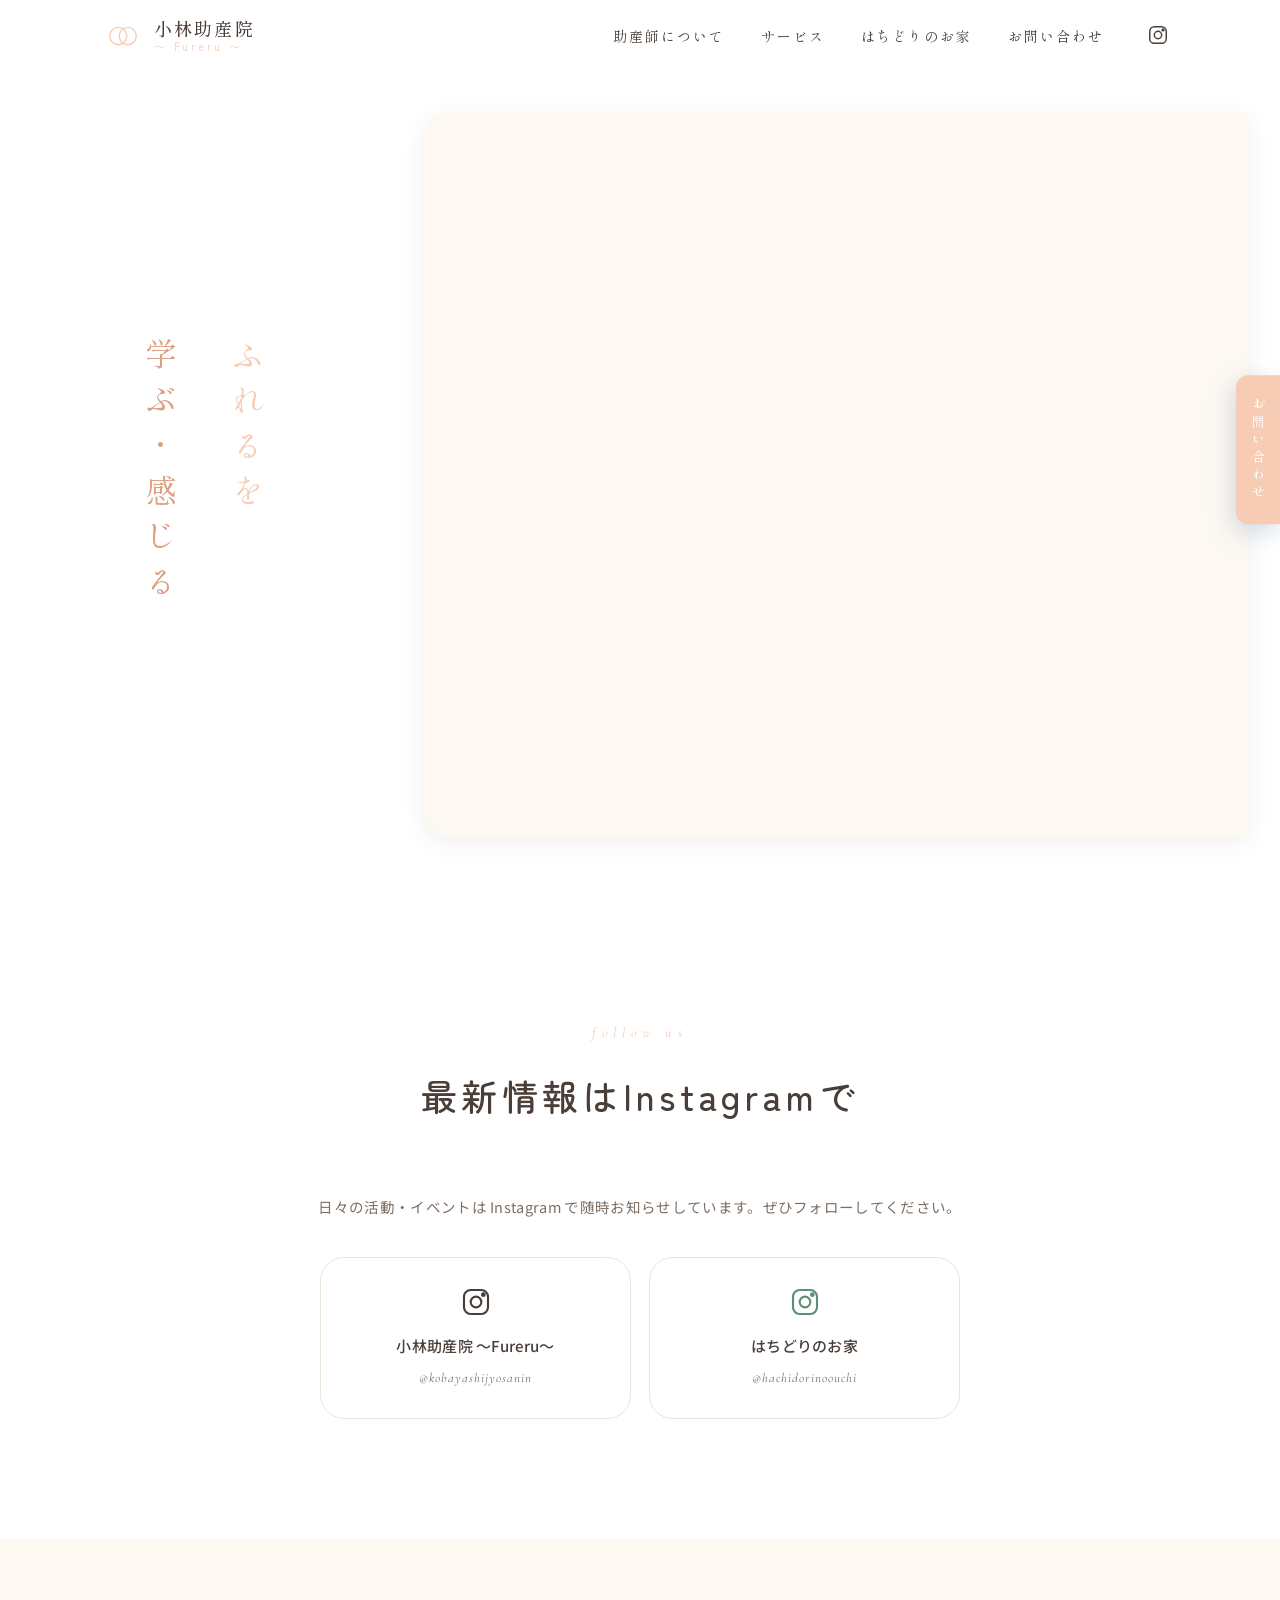
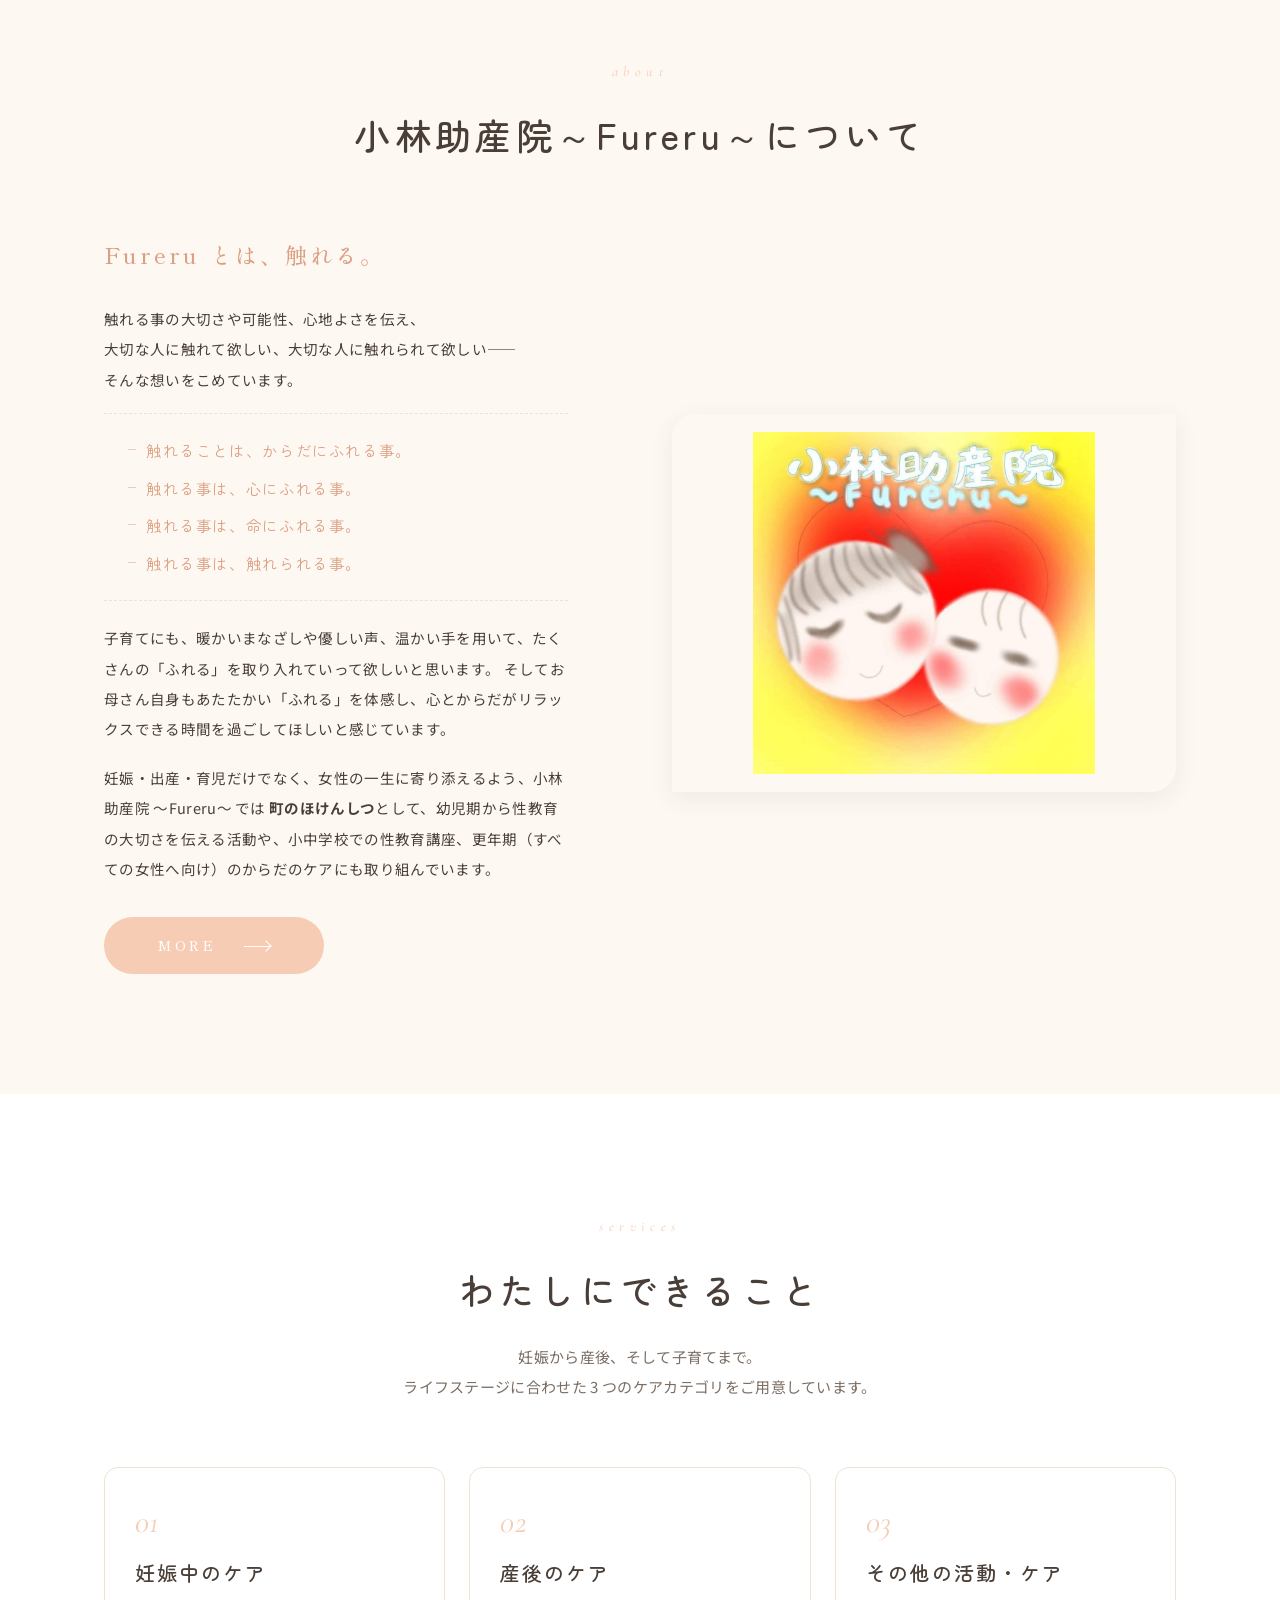
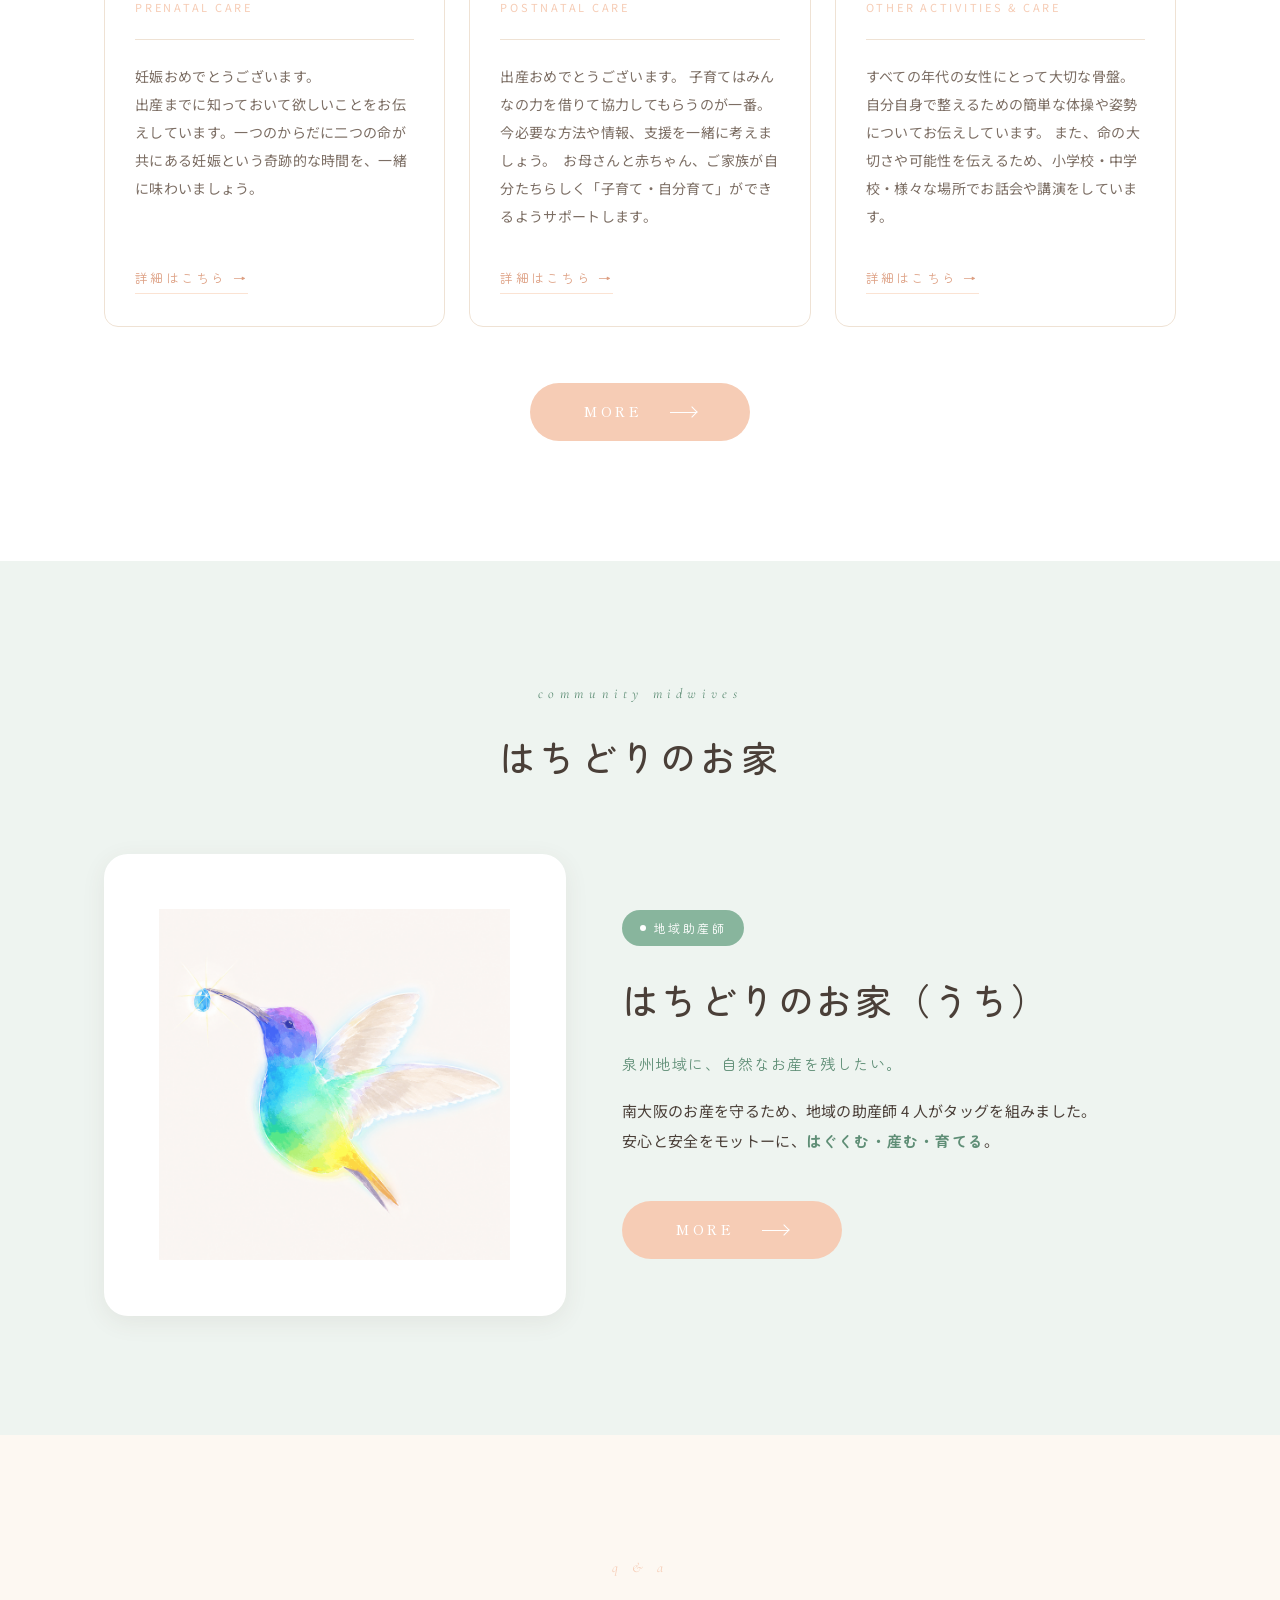
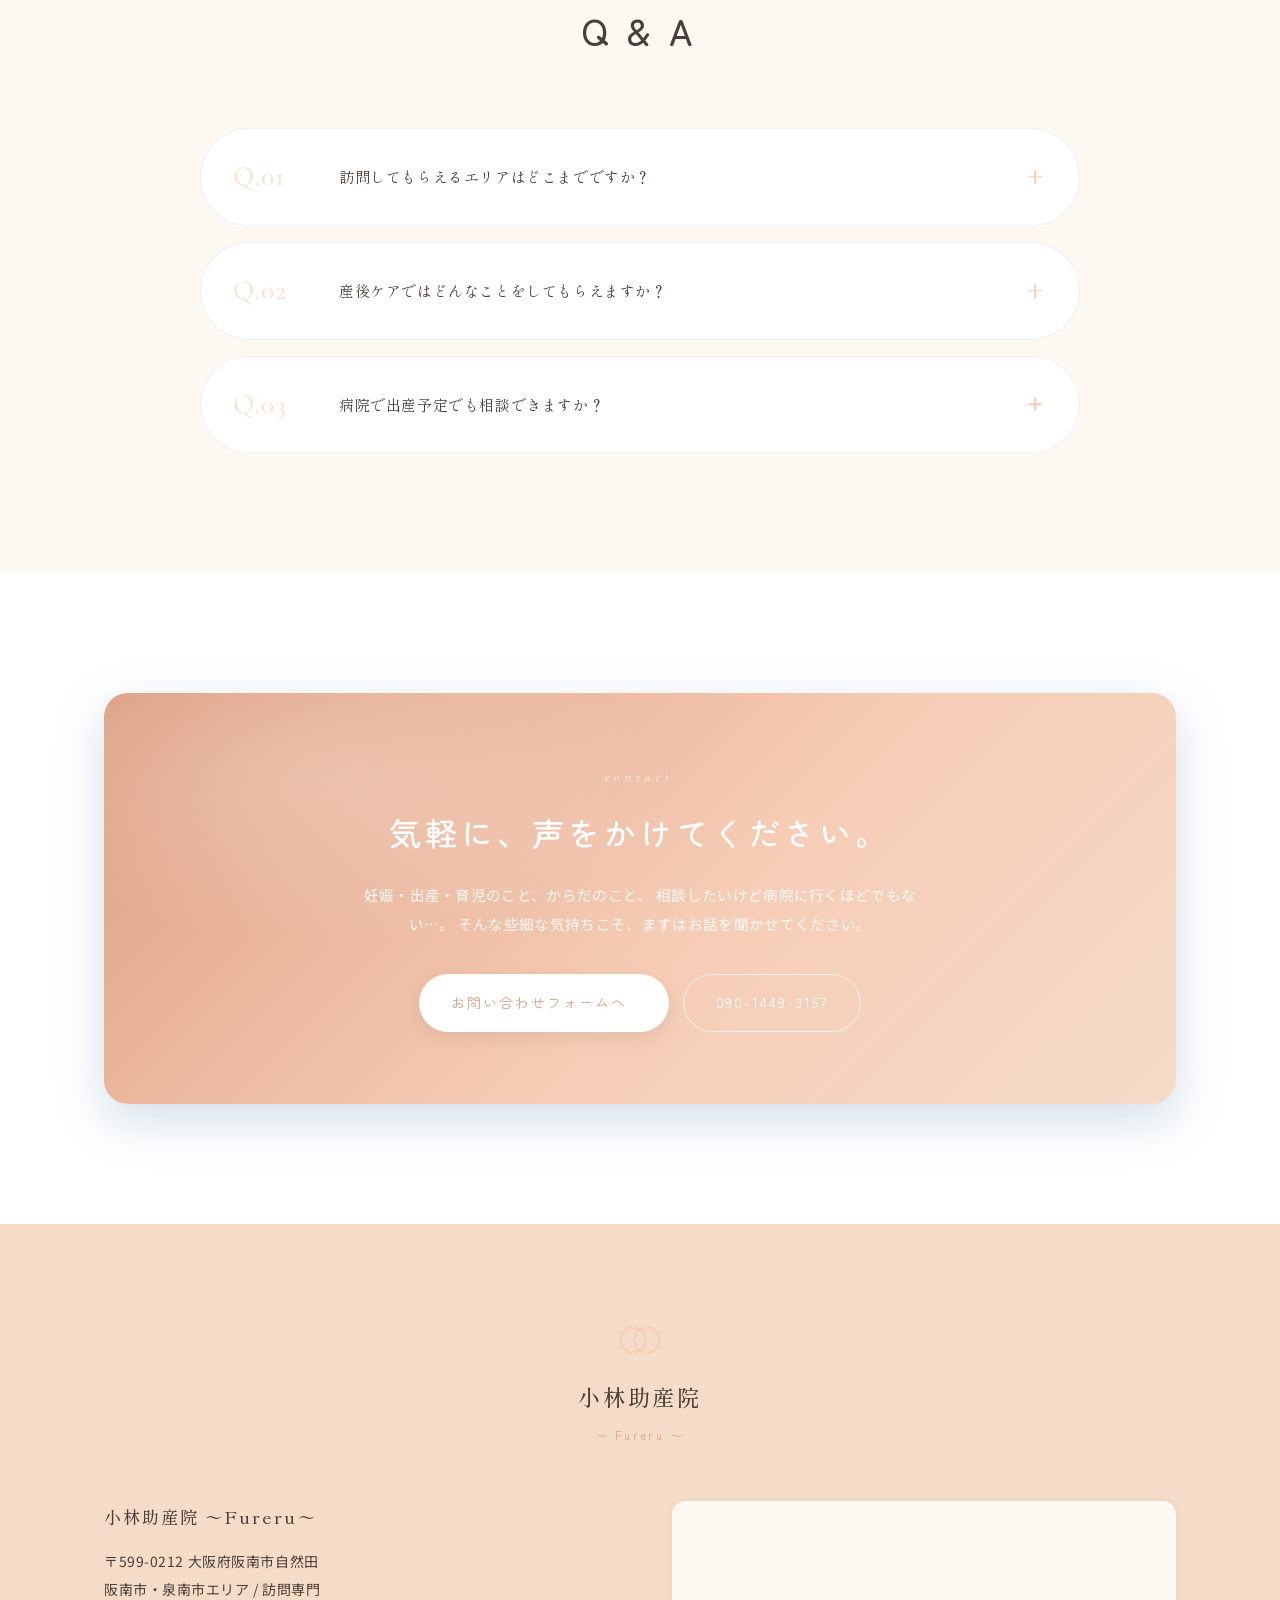
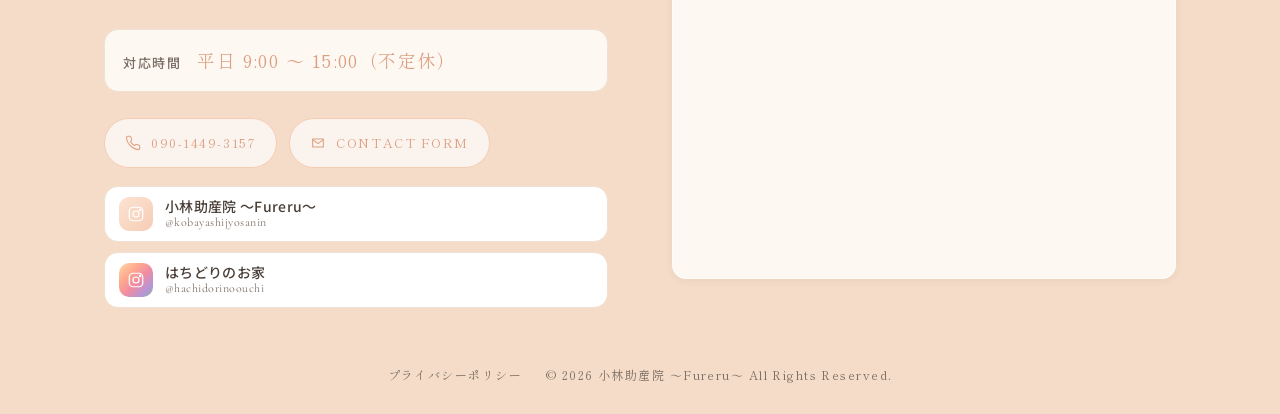
<file: index.html>
<!doctype html>
<html lang="ja">
<head>
  <meta charset="utf-8" />
  <meta name="viewport" content="width=device-width, initial-scale=1, viewport-fit=cover" />
  <title>小林助産院〜Fureru〜｜大阪府阪南市の地域助産師</title>
  <meta name="description" content="大阪府阪南市・泉南市エリアの訪問専門助産師、小林美里。妊娠中のケア、産後のケア、性教育、地域助産師グループ「はちどりのお家」など、女性の一生に寄り添う助産師サービス。" />
  <!-- ===== OGP / SNSシェア（LINE・Twitter・Facebook等）===== -->
  <!-- 公開後、YOUR-DOMAIN を実ドメインに置換してください（例：https://YOUR-DOMAIN/ → https://kobayashi-fureru.pages.dev/） -->
  <meta property="og:type" content="website" />
  <meta property="og:site_name" content="小林助産院 〜Fureru〜" />
  <meta property="og:locale" content="ja_JP" />
  <meta property="og:title" content="小林助産院〜Fureru〜｜大阪府阪南市の地域助産師" />
  <meta property="og:description" content="大阪府阪南市・泉南市エリアの訪問専門助産師、小林美里。妊娠中のケア、産後のケア、性教育、地域助産師グループ「はちどりのお家」など、女性の一生に寄り添う助産師サービス。" />
  <meta property="og:url" content="https://YOUR-DOMAIN/" />
  <meta property="og:image" content="https://YOUR-DOMAIN/images/about-section.jpg" />
  <meta property="og:image:alt" content="小林助産院 〜Fureru〜" />
  <meta name="twitter:card" content="summary_large_image" />
  <meta name="twitter:title" content="小林助産院〜Fureru〜｜大阪府阪南市の地域助産師" />
  <meta name="twitter:description" content="大阪府阪南市・泉南市エリアの訪問専門助産師、小林美里。妊娠中のケア、産後のケア、性教育、地域助産師グループ「はちどりのお家」など、女性の一生に寄り添う助産師サービス。" />
  <meta name="twitter:image" content="https://YOUR-DOMAIN/images/about-section.jpg" />
  <meta name="theme-color" content="#FFFFFF" />
  <link rel="preconnect" href="https://fonts.googleapis.com" />
  <link rel="preconnect" href="https://fonts.gstatic.com" crossorigin />
  <link href="https://fonts.googleapis.com/css2?family=Zen+Maru+Gothic:wght@400;500;700&family=Shippori+Mincho:wght@400;500;600&family=Noto+Sans+JP:wght@400;500;700&family=Cormorant+Garamond:ital,wght@0,400;0,500;1,400;1,500&display=swap" rel="stylesheet" />
  <link rel="stylesheet" href="css/style.css" />
</head>
<body>

  <!-- ========== HEADER ========== -->
  <header class="site-header" role="banner">
    <div class="header-inner">
      <a href="index.html" class="brand" aria-label="小林助産院 Fureru トップへ">
        <span class="brand-mark" aria-hidden="true">
          <svg viewBox="0 0 40 40" fill="none" stroke="currentColor" stroke-width="1.4" stroke-linecap="round" stroke-linejoin="round">
            <circle cx="15" cy="20" r="9" />
            <circle cx="25" cy="20" r="9" />
          </svg>
        </span>
        <span class="brand-text">
          <span class="brand-name">小林助産院</span>
          <span class="brand-tag">〜 Fureru 〜</span>
        </span>
      </a>
      <nav aria-label="グローバル">
        <ul class="nav-list">
          <li><a href="about.html">助産師について</a></li>
          <li><a href="services.html">サービス</a></li>
          <li><a href="hachidori.html">はちどりのお家</a></li>
          <li><a href="contact.html">お問い合わせ</a></li>
          <li>
            <a href="https://www.instagram.com/kobayashijyosanin" class="nav-cta" target="_blank" rel="noopener noreferrer" aria-label="Instagram">
              <svg viewBox="0 0 24 24" fill="none" stroke="currentColor" stroke-width="1.6" stroke-linecap="round" stroke-linejoin="round" aria-hidden="true">
                <rect x="3" y="3" width="18" height="18" rx="5" />
                <circle cx="12" cy="12" r="4" />
                <circle cx="17.5" cy="6.5" r="1" fill="currentColor" />
              </svg>
            </a>
          </li>
        </ul>
      </nav>
      <button class="hamburger" aria-label="メニューを開く" aria-expanded="false" type="button">
        <span></span><span></span><span></span>
      </button>
    </div>
  </header>

  <!-- ========== FLOATING CONTACT BUTTON ========== -->
  <a href="contact.html" class="fab-contact" aria-label="お問い合わせ">
    <span class="fab-icon" aria-hidden="true">
      <svg viewBox="0 0 24 24" fill="none" stroke="currentColor" stroke-width="1.6" stroke-linecap="round" stroke-linejoin="round">
        <path d="M4 6h16v12H4z" />
        <path d="M4 7l8 6 8-6" />
      </svg>
    </span>
    <span>お問い合わせ</span>
  </a>

  <main id="top">

    <!-- ========== HERO ========== -->
    <section class="hero" aria-label="ヒーロー">
      <div class="hero-layout">
        <div class="hero-copy">
          <h1 class="hero-vertical" aria-label="ふれるを学ぶ・感じる">
            <span class="hv-col">学ぶ・感じる</span>
            <span class="hv-col accent">ふれるを</span>
          </h1>
        </div>
        <div class="hero-photo hero-slideshow" aria-label="助産師 小林美里 とご家族の様子">
          <img class="hero-slide hero-slide--1" src="images/hero-slide-1.png" alt="助産師 小林美里 ラヴィングタッチケアのデモンストレーション" />
          <img class="hero-slide hero-slide--2" src="images/hero-slide-3.png" alt="「うまれる 命」の絵を持つ助産師とお子さん" />
          <img class="hero-slide hero-slide--3" src="images/hero-slide-4.png" alt="ベビーマッサージ・タッチケアの講習風景" />
          <img class="hero-slide hero-slide--4" src="images/hero-slide-5.png" alt="性教育・いのちの講演の様子" />
        </div>
      </div>

    </section>


    <!-- ========== INSTAGRAM ========== -->
    <section class="section" id="instagram-preview" aria-labelledby="instagram-preview-title">
      <div class="container">
        <header class="section-head fade-in">
          <span class="section-head__en">follow us</span>
          <h2 class="section-head__ja" id="instagram-preview-title">最新情報はInstagramで</h2>
        </header>

        <div class="fade-in" style="max-width: 720px; margin: 40px auto 0; text-align: center;">
          <p style="font-size: 14.5px; line-height: 2; color: var(--color-text-mid); margin: 0 0 36px;">日々の活動・イベントは
Instagram で随時お知らせしています。ぜひフォローしてください。</p>

          <div style="display: grid; grid-template-columns: repeat(auto-fit, minmax(260px, 1fr)); gap: 18px; max-width: 640px; margin: 0 auto;">
            <a href="https://www.instagram.com/kobayashijyosanin" target="_blank" rel="noopener noreferrer"
               style="display: flex; flex-direction: column; align-items: center; padding: 28px 20px; background: var(--color-white); border: 1px solid #EDE4DA; border-radius: var(--radius-lg); text-decoration: none; color: inherit;">
              <span aria-hidden="true" style="display: inline-flex; align-items: center; justify-content: center; margin-bottom: 14px;">
                <svg viewBox="0 0 24 24" width="32" height="32" fill="none" stroke="currentColor" stroke-width="1.6" stroke-linecap="round" stroke-linejoin="round"><rect x="3" y="3" width="18" height="18" rx="5"/><circle cx="12" cy="12" r="4"/><circle cx="17.5" cy="6.5" r="1" fill="currentColor"/></svg>
              </span>
              <span style="font-size: 15px; font-weight: 500; margin-bottom: 6px;">小林助産院 〜Fureru〜</span>
              <span style="font-family: 'Cormorant Garamond', serif; font-style: italic; font-size: 13px; letter-spacing: .08em; color: var(--color-text-mid);">@kobayashijyosanin</span>
            </a>
            <a href="https://www.instagram.com/hachidorinoouchi/" target="_blank" rel="noopener noreferrer"
               style="display: flex; flex-direction: column; align-items: center; padding: 28px 20px; background: var(--color-white); border: 1px solid #DDE9E1; border-radius: var(--radius-lg); text-decoration: none; color: inherit;">
              <span aria-hidden="true" style="display: inline-flex; align-items: center; justify-content: center; margin-bottom: 14px; color: var(--color-hachidori-dark);">
                <svg viewBox="0 0 24 24" width="32" height="32" fill="none" stroke="currentColor" stroke-width="1.6" stroke-linecap="round" stroke-linejoin="round"><rect x="3" y="3" width="18" height="18" rx="5"/><circle cx="12" cy="12" r="4"/><circle cx="17.5" cy="6.5" r="1" fill="currentColor"/></svg>
              </span>
              <span style="font-size: 15px; font-weight: 500; margin-bottom: 6px;">はちどりのお家</span>
              <span style="font-family: 'Cormorant Garamond', serif; font-style: italic; font-size: 13px; letter-spacing: .08em; color: var(--color-text-mid);">@hachidorinoouchi</span>
            </a>
          </div>
        </div>
      </div>
    </section>


    <!-- ========== ABOUT (vertical heading) ========== -->
    <section class="section section--warm" id="about-preview" aria-labelledby="about-preview-title">
      <div class="container">
        <header class="section-head fade-in">
          <span class="section-head__en">about</span>
          <h2 class="section-head__ja" id="about-preview-title">小林助産院～Fureru～について</h2>
        </header>

        <div class="about-vert-grid">
          <div class="about-vert-body fade-in">
            <p class="about-vert-title" style="font-size: 22px">Fureru とは、触れる。</p>
            <div class="about-vert-text">
              <p>
                触れる事の大切さや可能性、心地よさを伝え、<br />
                大切な人に触れて欲しい、大切な人に触れられて欲しい——<br />
                そんな想いをこめています。
              </p>
              <ul class="fureru-phrases" aria-label="ふれる、の意味">
                <li>触れることは、からだにふれる事。</li>
                <li>触れる事は、心にふれる事。</li>
                <li>触れる事は、命にふれる事。</li>
                <li>触れる事は、触れられる事。</li>
              </ul>
              <p>
                子育てにも、暖かいまなざしや優しい声、温かい手を用いて、たくさんの「ふれる」を取り入れていって欲しいと思います。
                そしてお母さん自身もあたたかい「ふれる」を体感し、心とからだがリラックスできる時間を過ごしてほしいと感じています。
              </p>
              <p>
                妊娠・出産・育児だけでなく、女性の一生に寄り添えるよう、小林助産院 〜Fureru〜 では <strong>町のほけんしつ</strong>として、幼児期から性教育の大切さを伝える活動や、小中学校での性教育講座、更年期（すべての女性へ向け）のからだのケアにも取り組んでいます。
              </p>
            </div>
            <div style="margin-top: 32px;">
              <a href="about.html" class="more-pill">
                <span>MORE</span>
                <span class="arrow" aria-hidden="true"></span>
              </a>
            </div>
          </div>

          <div class="about-vert-image fade-in" aria-hidden="false">
            <img src="images/about-section.jpg" alt="小林助産院 〜Fureru〜" onerror="this.style.display='none'" />
          </div>
        </div>
      </div>
    </section>


    <!-- ========== SERVICES (preview) ========== -->
    <section class="section" id="services-preview" aria-labelledby="services-preview-title">
      <div class="container">
        <header class="section-head fade-in">
          <span class="section-head__en">services</span>
          <h2 class="section-head__ja" id="services-preview-title">わたしにできること</h2>
          <p class="section-head__lead">
            妊娠から産後、そして子育てまで。<br />
            ライフステージに合わせた 3 つのケアカテゴリをご用意しています。
          </p>
        </header>

        <div class="services-overview fade-in">
          <a class="svc-overview" href="services.html#prenatal">
            <div class="svc-overview__no">01</div>
            <h3 class="svc-overview__title">妊娠中のケア</h3>
            <p class="svc-overview__en">PRENATAL CARE</p>
            <p class="svc-overview__desc">
              妊娠おめでとうございます。<br />
              出産までに知っておいて欲しいことをお伝えしています。一つのからだに二つの命が共にある妊娠という奇跡的な時間を、一緒に味わいましょう。
            </p>
            <span class="svc-overview__cta">詳細はこちら →</span>
          </a>

          <a class="svc-overview" href="services.html#postnatal">
            <div class="svc-overview__no">02</div>
            <h3 class="svc-overview__title">産後のケア</h3>
            <p class="svc-overview__en">POSTNATAL CARE</p>
            <p class="svc-overview__desc">出産おめでとうございます。
子育てはみんなの力を借りて協力してもらうのが一番。今必要な方法や情報、支援を一緒に考えましょう。 
お母さんと赤ちゃん、ご家族が自分たちらしく「子育て・自分育て」ができるようサポートします。</p>
            <span class="svc-overview__cta">詳細はこちら →</span>
          </a>

          <a class="svc-overview" href="services.html#other">
            <div class="svc-overview__no">03</div>
            <h3 class="svc-overview__title">その他の活動・ケア</h3>
            <p class="svc-overview__en">OTHER ACTIVITIES &amp; CARE</p>
            <p class="svc-overview__desc">
              すべての年代の女性にとって大切な骨盤。自分自身で整えるための簡単な体操や姿勢についてお伝えしています。
              また、命の大切さや可能性を伝えるため、小学校・中学校・様々な場所でお話会や講演をしています。
            </p>
            <span class="svc-overview__cta">詳細はこちら →</span>
          </a>
        </div>

        <div class="section-foot fade-in">
          <a href="services.html" class="more-pill">
            <span>MORE</span>
            <span class="arrow" aria-hidden="true"></span>
          </a>
        </div>
      </div>
    </section>


    <!-- ========== HACHIDORI (preview) ========== -->
    <section class="section section--green" id="hachidori-preview" aria-labelledby="hachidori-preview-title">
      <div class="container">
        <header class="section-head fade-in">
          <span class="section-head__en" style="color: var(--color-hachidori-dark);">community midwives</span>
          <h2 class="section-head__ja" id="hachidori-preview-title">はちどりのお家</h2>
        </header>

        <div class="hachidori-preview">
          <div class="hachidori-visual fade-in" aria-hidden="false">
            <img src="images/hachidori-logo.png" alt="はちどりのお家 ロゴ（虹色のハチドリ）" />
          </div>

          <div class="hachidori-body fade-in">
            <span class="hachidori-label">地域助産師</span>
            <h3 class="hachidori-title">はちどりのお家（うち）</h3>
            <p class="hachidori-catch">泉州地域に、自然なお産を残したい。</p>
            <p>
              南大阪のお産を守るため、地域の助産師 4 人がタッグを組みました。<br />
              安心と安全をモットーに、<strong>はぐくむ・産む・育てる</strong>。
            </p>

            <a href="hachidori.html" class="more-pill" style="margin-top: 28px;">
              <span>MORE</span>
              <span class="arrow" aria-hidden="true"></span>
            </a>
          </div>
        </div>
      </div>
    </section>


    <!-- ========== Q&A ========== -->
    <section class="section qa-section" id="qa" aria-labelledby="qa-title">
      <div class="container">
        <header class="section-head fade-in">
          <span class="section-head__en">q &amp; a</span>
          <h2 class="section-head__ja" id="qa-title">Q &amp; A</h2>
        </header>

        <ul class="qa-list fade-in">
          <li>
            <details class="qa-item">
              <summary>
                <span class="qa-num">Q.01</span>
                <span class="qa-q">訪問してもらえるエリアはどこまでですか？</span>
                <span class="qa-toggle" aria-hidden="true"></span>
              </summary>
              <div class="qa-body">
                阪南市・泉南市を中心に、近隣エリアにも訪問しています。エリア外の方もまずはお気軽にご相談ください。
              </div>
            </details>
          </li>
          <li>
            <details class="qa-item">
              <summary>
                <span class="qa-num">Q.02</span>
                <span class="qa-q">産後ケアではどんなことをしてもらえますか？</span>
                <span class="qa-toggle" aria-hidden="true"></span>
              </summary>
              <div class="qa-body">
                母乳相談や乳房ケア、沐浴のお手伝い、育児相談、骨盤ケア、ラヴィングタッチケアなど。お母さんのからだと心がほっとできる時間を一緒につくります。
              </div>
            </details>
          </li>
          <li>
            <details class="qa-item">
              <summary>
                <span class="qa-num">Q.03</span>
                <span class="qa-q">病院で出産予定でも相談できますか？</span>
                <span class="qa-toggle" aria-hidden="true"></span>
              </summary>
              <div class="qa-body">
                もちろん大丈夫です。出産予定の施設に関わらず、妊娠中・産後の不安や疑問にお答えします。お電話・LINE・お問い合わせフォームからどうぞ。
              </div>
            </details>
          </li>
        </ul>
      </div>
    </section>


    <!-- ========== CONTACT CTA ========== -->
    <section class="section" id="contact-cta" aria-labelledby="contact-cta-title">
      <div class="container">
        <div class="contact-cta fade-in">
          <p class="contact-cta__en">contact</p>
          <h2 class="contact-cta__title" id="contact-cta-title">気軽に、声をかけてください。</h2>
          <p class="contact-cta__lead">妊娠・出産・育児のこと、からだのこと、
相談したいけど病院に行くほどでもない…。
そんな些細な気持ちこそ、まずはお話を聞かせてください。</p>
          <div class="contact-cta__actions">
            <a class="contact-cta__btn contact-cta__btn--solid" href="contact.html">
              <span>お問い合わせフォームへ</span>
              <span class="arrow" aria-hidden="true"></span>
            </a>
            <a class="contact-cta__btn contact-cta__btn--ghost" href="tel:09014493157">
              <span>090-1449-3157</span>
            </a>
          </div>
        </div>
      </div>
    </section>

  </main>


  <!-- ========== FOOTER ========== -->
  <footer class="site-footer">
    <div class="container">
      <div class="footer-brand-center">
        <span class="brand-mark" aria-hidden="true">
          <svg viewBox="0 0 40 40" fill="none" stroke="currentColor" stroke-width="1.4" stroke-linecap="round">
            <circle cx="15" cy="20" r="9" />
            <circle cx="25" cy="20" r="9" />
          </svg>
        </span>
        <span class="brand-name">小林助産院</span>
        <span class="brand-tag">〜 Fureru 〜</span>
      </div>

      <div class="footer-grid">
        <div class="footer-info">
          <h4>小林助産院 〜Fureru〜</h4>
          <p class="footer-address">
            〒599-0212 大阪府阪南市自然田<br />
            阪南市・泉南市エリア / 訪問専門
          </p>

          <p class="footer-hours-simple">
            <span class="footer-hours-label">対応時間</span>
            <span class="footer-hours-value">平日 9:00 〜 15:00（不定休）</span>
          </p>

          <div class="footer-actions">
            <a class="footer-btn" href="tel:09014493157">
              <svg viewBox="0 0 24 24" fill="none" stroke="currentColor" stroke-width="1.6" stroke-linecap="round" stroke-linejoin="round" aria-hidden="true"><path d="M22 16.92v3a2 2 0 0 1-2.18 2 19.8 19.8 0 0 1-8.63-3.07 19.5 19.5 0 0 1-6-6A19.8 19.8 0 0 1 2.12 4.18 2 2 0 0 1 4.11 2h3a2 2 0 0 1 2 1.72c.13.96.37 1.9.72 2.81a2 2 0 0 1-.45 2.11L8.09 9.91a16 16 0 0 0 6 6l1.27-1.27a2 2 0 0 1 2.11-.45c.91.35 1.85.59 2.81.72A2 2 0 0 1 22 16.92z"/></svg>
              <span>090-1449-3157</span>
            </a>
            <a class="footer-btn" href="contact.html">
              <svg viewBox="0 0 24 24" fill="none" stroke="currentColor" stroke-width="1.6" stroke-linecap="round" stroke-linejoin="round" aria-hidden="true"><path d="M4 6h16v12H4z"/><path d="M4 7l8 6 8-6"/></svg>
              <span>CONTACT FORM</span>
            </a>
          </div>

          <ul class="footer-sns" aria-label="SNS">
            <li>
              <a class="footer-sns__link" href="https://www.instagram.com/kobayashijyosanin" target="_blank" rel="noopener noreferrer" aria-label="Instagram（小林助産院）">
                <span class="footer-sns__icon" aria-hidden="true">
                  <svg viewBox="0 0 24 24" fill="none" stroke="currentColor" stroke-width="1.6" stroke-linecap="round" stroke-linejoin="round"><rect x="3" y="3" width="18" height="18" rx="5"/><circle cx="12" cy="12" r="4"/><circle cx="17.5" cy="6.5" r="1" fill="currentColor"/></svg>
                </span>
                <span class="footer-sns__text">
                  <span class="footer-sns__name">小林助産院 〜Fureru〜</span>
                  <span class="footer-sns__handle">@kobayashijyosanin</span>
                </span>
              </a>
            </li>
            <li>
              <a class="footer-sns__link footer-sns__link--hachidori" href="https://www.instagram.com/hachidorinoouchi/" target="_blank" rel="noopener noreferrer" aria-label="Instagram（はちどりのお家）">
                <span class="footer-sns__icon" aria-hidden="true">
                  <svg viewBox="0 0 24 24" fill="none" stroke="currentColor" stroke-width="1.6" stroke-linecap="round" stroke-linejoin="round"><rect x="3" y="3" width="18" height="18" rx="5"/><circle cx="12" cy="12" r="4"/><circle cx="17.5" cy="6.5" r="1" fill="currentColor"/></svg>
                </span>
                <span class="footer-sns__text">
                  <span class="footer-sns__name">はちどりのお家</span>
                  <span class="footer-sns__handle">@hachidorinoouchi</span>
                </span>
              </a>
            </li>
          </ul>
        </div>

        <div class="footer-map" aria-label="地図">
          <iframe
            src="https://maps.google.com/maps?q=%E5%A4%A7%E9%98%AA%E5%BA%9C%E9%98%AA%E5%8D%97%E5%B8%82&t=&z=11&output=embed"
            title="訪問エリア地図（阪南市・泉南市）"
            loading="lazy"
            referrerpolicy="no-referrer-when-downgrade"
            allowfullscreen></iframe>
        </div>
      </div>

      <div class="footer-bottom">
        <a href="privacy.html">プライバシーポリシー</a>
        <span>© <span data-year>2026</span> 小林助産院 〜Fureru〜 All Rights Reserved.</span>
      </div>
    </div>
  </footer>

  <script src="js/main.js"></script>

</body>
</html>
</file>
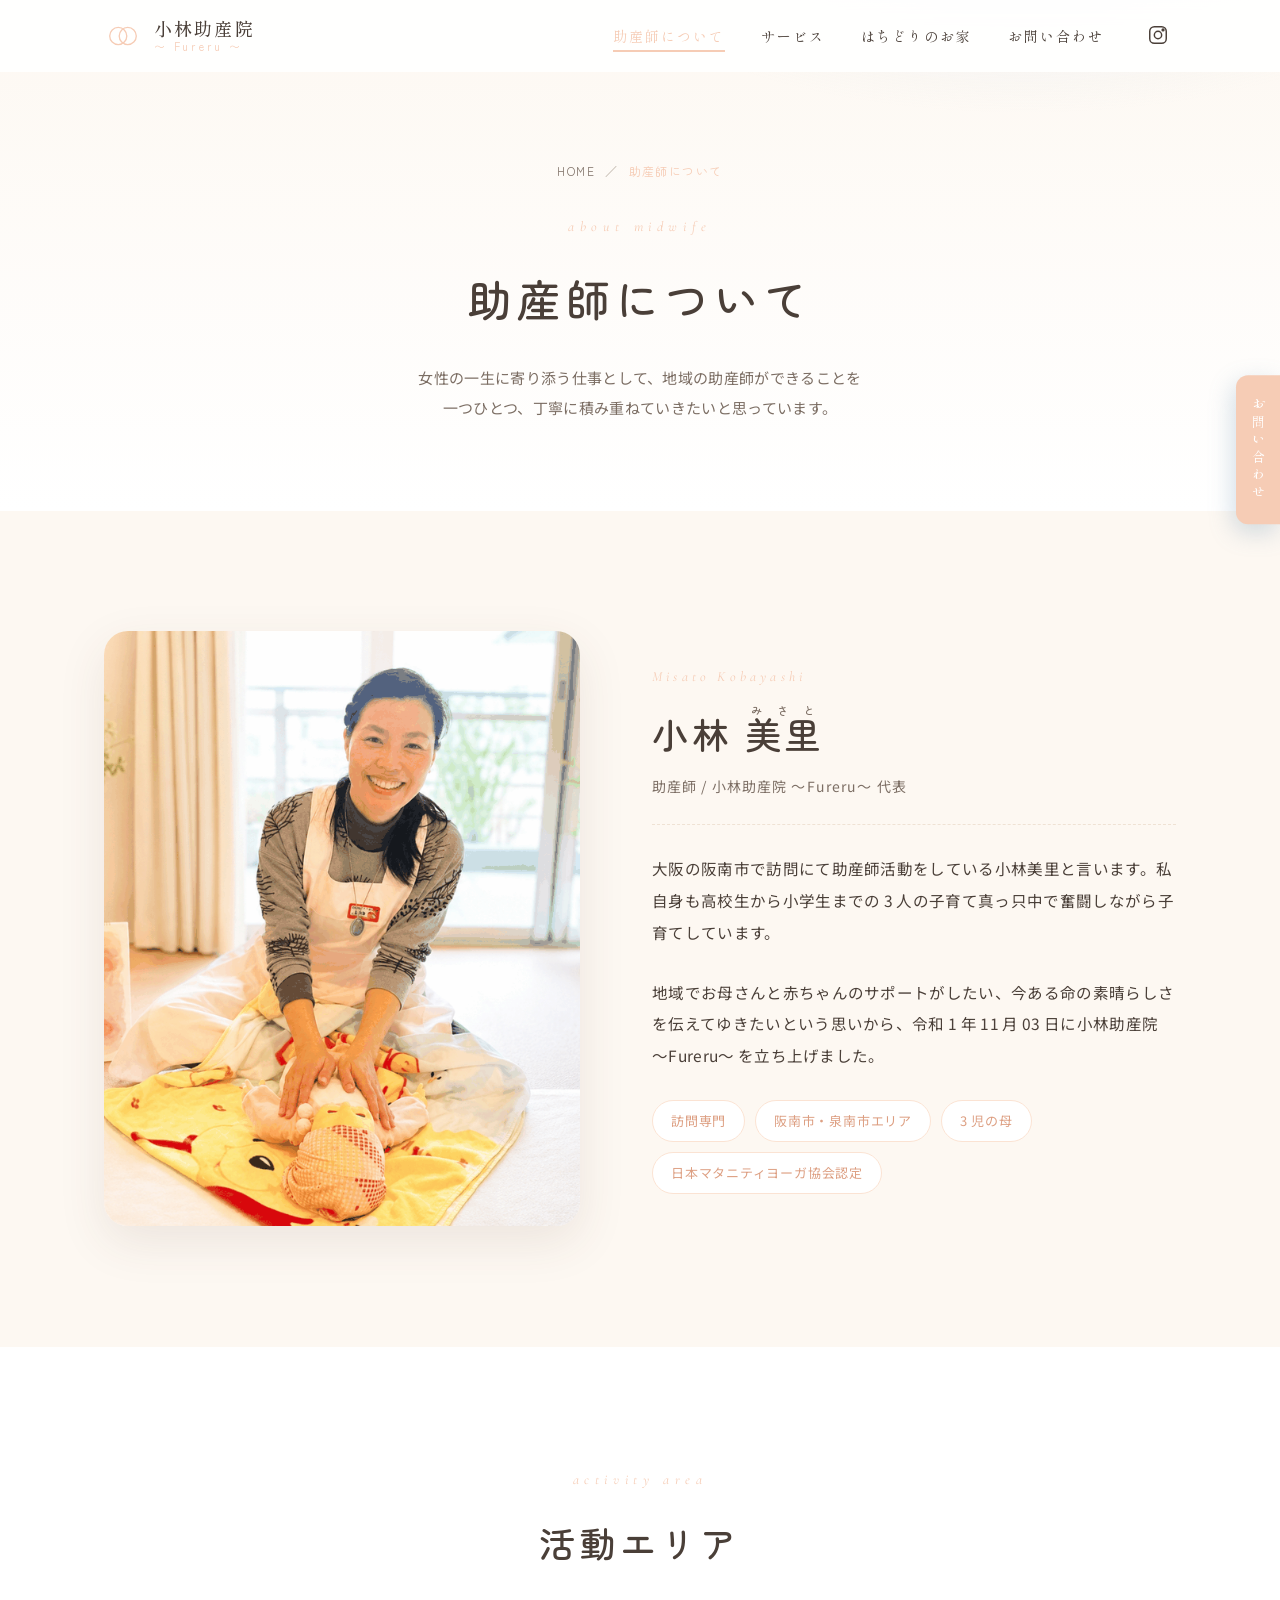
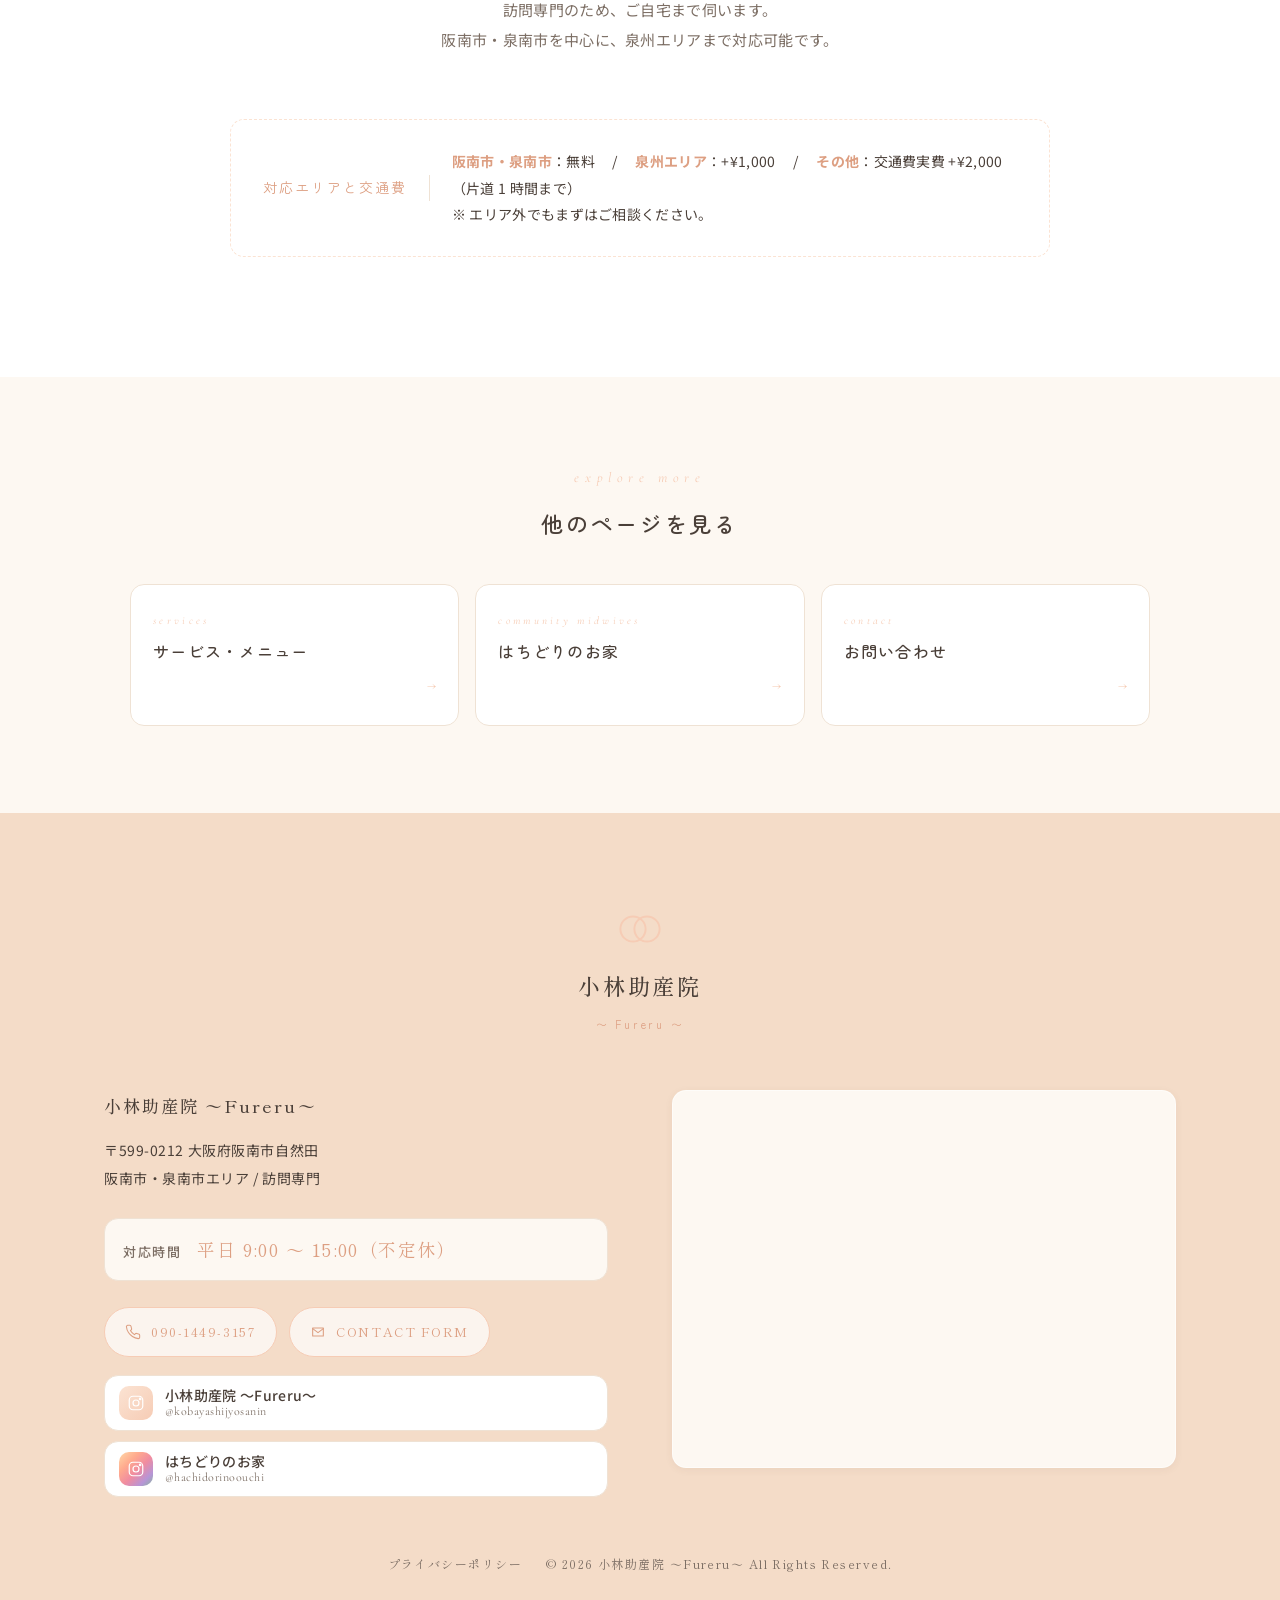
<file: about.html>
<!doctype html>
<html lang="ja">
<head>
  <meta charset="utf-8" />
  <meta name="viewport" content="width=device-width, initial-scale=1, viewport-fit=cover" />
  <title>助産師について｜小林助産院〜Fureru〜</title>
  <meta name="description" content="小林助産院〜Fureru〜代表、助産師 小林美里のプロフィール。15年の臨床経験を経て、阪南市・泉南市エリアの地域助産師として活動しています。" />
  <!-- ===== OGP / SNSシェア ===== -->
  <meta property="og:type" content="website" />
  <meta property="og:site_name" content="小林助産院 〜Fureru〜" />
  <meta property="og:locale" content="ja_JP" />
  <meta property="og:title" content="助産師について｜小林助産院〜Fureru〜" />
  <meta property="og:description" content="小林助産院〜Fureru〜代表、助産師 小林美里のプロフィール。15年の臨床経験を経て、阪南市・泉南市エリアの地域助産師として活動しています。" />
  <meta property="og:url" content="https://YOUR-DOMAIN/about.html" />
  <meta property="og:image" content="https://YOUR-DOMAIN/images/about-section.jpg" />
  <meta property="og:image:alt" content="小林助産院 〜Fureru〜" />
  <meta name="twitter:card" content="summary_large_image" />
  <meta name="twitter:title" content="助産師について｜小林助産院〜Fureru〜" />
  <meta name="twitter:description" content="小林助産院〜Fureru〜代表、助産師 小林美里のプロフィール。15年の臨床経験を経て、阪南市・泉南市エリアの地域助産師として活動しています。" />
  <meta name="twitter:image" content="https://YOUR-DOMAIN/images/about-section.jpg" />
  <meta name="theme-color" content="#FFFFFF" />
  <link rel="preconnect" href="https://fonts.googleapis.com" />
  <link rel="preconnect" href="https://fonts.gstatic.com" crossorigin />
  <link href="https://fonts.googleapis.com/css2?family=Zen+Maru+Gothic:wght@400;500;700&family=Shippori+Mincho:wght@400;500;600&family=Noto+Sans+JP:wght@400;500;700&family=Cormorant+Garamond:ital,wght@0,400;0,500;1,400;1,500&display=swap" rel="stylesheet" />
  <link rel="stylesheet" href="css/style.css" />
</head>
<body>

  <header class="site-header" role="banner">
    <div class="header-inner">
      <a href="index.html" class="brand" aria-label="小林助産院 Fureru トップへ">
        <span class="brand-mark" aria-hidden="true">
          <svg viewBox="0 0 40 40" fill="none" stroke="currentColor" stroke-width="1.4" stroke-linecap="round" stroke-linejoin="round">
            <circle cx="15" cy="20" r="9" />
            <circle cx="25" cy="20" r="9" />
          </svg>
        </span>
        <span class="brand-text">
          <span class="brand-name">小林助産院</span>
          <span class="brand-tag">〜 Fureru 〜</span>
        </span>
      </a>
      <nav aria-label="グローバル">
        <ul class="nav-list">
          <li><a href="about.html" class="is-active" aria-current="page">助産師について</a></li>
          <li><a href="services.html">サービス</a></li>
          <li><a href="hachidori.html">はちどりのお家</a></li>
          <li><a href="contact.html">お問い合わせ</a></li>
          <li>
            <a href="https://www.instagram.com/kobayashijyosanin" class="nav-cta" target="_blank" rel="noopener noreferrer" aria-label="Instagram">
              <svg viewBox="0 0 24 24" fill="none" stroke="currentColor" stroke-width="1.6" stroke-linecap="round" stroke-linejoin="round" aria-hidden="true">
                <rect x="3" y="3" width="18" height="18" rx="5" />
                <circle cx="12" cy="12" r="4" />
                <circle cx="17.5" cy="6.5" r="1" fill="currentColor" />
              </svg>
            </a>
          </li>
        </ul>
      </nav>
      <button class="hamburger" aria-label="メニューを開く" aria-expanded="false" type="button">
        <span></span><span></span><span></span>
      </button>
    </div>
  </header>

  <!-- ========== FLOATING CONTACT BUTTON ========== -->
  <a href="contact.html" class="fab-contact" aria-label="お問い合わせ">
    <span class="fab-icon" aria-hidden="true">
      <svg viewBox="0 0 24 24" fill="none" stroke="currentColor" stroke-width="1.6" stroke-linecap="round" stroke-linejoin="round">
        <path d="M4 6h16v12H4z" />
        <path d="M4 7l8 6 8-6" />
      </svg>
    </span>
    <span>お問い合わせ</span>
  </a>

  <main>

    <!-- ========== PAGE HERO ========== -->
    <section class="page-hero">
      <div class="container">
        <ol class="breadcrumb">
          <li><a href="index.html">HOME</a></li>
          <li aria-current="page">助産師について</li>
        </ol>
        <p class="page-hero__en">about midwife</p>
        <h1 class="page-hero__title">助産師について</h1>
        <p class="page-hero__lead">
          女性の一生に寄り添う仕事として、地域の助産師ができることを<br />
          一つひとつ、丁寧に積み重ねていきたいと思っています。
        </p>
      </div>
    </section>


    <!-- ========== PROFILE ========== -->
    <section class="section section--warm" aria-labelledby="profile-title">
      <div class="container">
        <div class="about-grid">
          <div class="about-image fade-in">
            <img src="images/profile-misato.png" alt="助産師 小林美里 ラヴィングタッチケアのデモンストレーション" onerror="this.style.display='none'" />
            <span class="badge">Midwife</span>
          </div>

          <div class="about-body fade-in">
            <p class="about-name-en">Misato Kobayashi</p>
            <h2 class="about-name" id="profile-title">小林 <ruby>美里<rt>みさと</rt></ruby></h2>
            <p class="about-role">助産師 / 小林助産院 〜Fureru〜 代表</p>

            <p class="about-bio">
              大阪の阪南市で訪問にて助産師活動をしている小林美里と言います。私自身も高校生から小学生までの 3 人の子育て真っ只中で奮闘しながら子育てしています。
            </p>
            <p class="about-bio">
              地域でお母さんと赤ちゃんのサポートがしたい、今ある命の素晴らしさを伝えてゆきたいという思いから、令和 1 年 11 月 03 日に小林助産院 〜Fureru〜 を立ち上げました。
            </p>

            <ul class="about-tags">
              <li>訪問専門</li>
              <li>阪南市・泉南市エリア</li>
              <li>3 児の母</li>
              <li>日本マタニティヨーガ協会認定</li>
            </ul>
          </div>
        </div>
      </div>
    </section>


    <!-- ========== ACTIVITY AREA ========== -->
    <section class="section" aria-labelledby="area-title">
      <div class="container">
        <header class="section-head fade-in">
          <span class="section-head__en">activity area</span>
          <h2 class="section-head__ja" id="area-title">活動エリア</h2>
          <p class="section-head__lead">
            訪問専門のため、ご自宅まで伺います。<br />
            阪南市・泉南市を中心に、泉州エリアまで対応可能です。
          </p>
        </header>

        <div style="max-width: 820px; margin: 0 auto;" class="fade-in">
          <div class="service-note" style="margin: 0;">
            <div class="service-note__label">対応エリアと交通費</div>
            <div class="service-note__body">
              <strong>阪南市・泉南市</strong>：無料 　/　 <strong>泉州エリア</strong>：+¥1,000 　/　 <strong>その他</strong>：交通費実費 +¥2,000（片道 1 時間まで）<br />
              ※ エリア外でもまずはご相談ください。
            </div>
          </div>
        </div>
      </div>
    </section>

  </main>


  <!-- ========== RELATED NAV ========== -->
  <section class="related-nav">
    <div class="container">
      <header class="related-nav__head fade-in">
        <span class="section-head__en">explore more</span>
        <h2>他のページを見る</h2>
      </header>
      <div class="related-nav__grid fade-in">
        <a class="related-card" href="services.html">
          <span class="related-card__en">services</span>
          <span class="related-card__ja">サービス・メニュー</span>
          <span class="related-card__arrow">→</span>
        </a>
        <a class="related-card" href="hachidori.html">
          <span class="related-card__en">community midwives</span>
          <span class="related-card__ja">はちどりのお家</span>
          <span class="related-card__arrow">→</span>
        </a>
        <a class="related-card" href="contact.html">
          <span class="related-card__en">contact</span>
          <span class="related-card__ja">お問い合わせ</span>
          <span class="related-card__arrow">→</span>
        </a>
      </div>
    </div>
  </section>


  <!-- ========== FOOTER ========== -->
  <footer class="site-footer">
    <div class="container">
      <div class="footer-brand-center">
        <span class="brand-mark" aria-hidden="true">
          <svg viewBox="0 0 40 40" fill="none" stroke="currentColor" stroke-width="1.4" stroke-linecap="round">
            <circle cx="15" cy="20" r="9" />
            <circle cx="25" cy="20" r="9" />
          </svg>
        </span>
        <span class="brand-name">小林助産院</span>
        <span class="brand-tag">〜 Fureru 〜</span>
      </div>

      <div class="footer-grid">
        <div class="footer-info">
          <h4>小林助産院 〜Fureru〜</h4>
          <p class="footer-address">
            〒599-0212 大阪府阪南市自然田<br />
            阪南市・泉南市エリア / 訪問専門
          </p>

          <p class="footer-hours-simple">
            <span class="footer-hours-label">対応時間</span>
            <span class="footer-hours-value">平日 9:00 〜 15:00（不定休）</span>
          </p>

          <div class="footer-actions">
            <a class="footer-btn" href="tel:09014493157">
              <svg viewBox="0 0 24 24" fill="none" stroke="currentColor" stroke-width="1.6" stroke-linecap="round" stroke-linejoin="round" aria-hidden="true"><path d="M22 16.92v3a2 2 0 0 1-2.18 2 19.8 19.8 0 0 1-8.63-3.07 19.5 19.5 0 0 1-6-6A19.8 19.8 0 0 1 2.12 4.18 2 2 0 0 1 4.11 2h3a2 2 0 0 1 2 1.72c.13.96.37 1.9.72 2.81a2 2 0 0 1-.45 2.11L8.09 9.91a16 16 0 0 0 6 6l1.27-1.27a2 2 0 0 1 2.11-.45c.91.35 1.85.59 2.81.72A2 2 0 0 1 22 16.92z"/></svg>
              <span>090-1449-3157</span>
            </a>
            <a class="footer-btn" href="contact.html">
              <svg viewBox="0 0 24 24" fill="none" stroke="currentColor" stroke-width="1.6" stroke-linecap="round" stroke-linejoin="round" aria-hidden="true"><path d="M4 6h16v12H4z"/><path d="M4 7l8 6 8-6"/></svg>
              <span>CONTACT FORM</span>
            </a>
          </div>

          <ul class="footer-sns" aria-label="SNS">
            <li>
              <a class="footer-sns__link" href="https://www.instagram.com/kobayashijyosanin" target="_blank" rel="noopener noreferrer" aria-label="Instagram（小林助産院）">
                <span class="footer-sns__icon" aria-hidden="true">
                  <svg viewBox="0 0 24 24" fill="none" stroke="currentColor" stroke-width="1.6" stroke-linecap="round" stroke-linejoin="round"><rect x="3" y="3" width="18" height="18" rx="5"/><circle cx="12" cy="12" r="4"/><circle cx="17.5" cy="6.5" r="1" fill="currentColor"/></svg>
                </span>
                <span class="footer-sns__text">
                  <span class="footer-sns__name">小林助産院 〜Fureru〜</span>
                  <span class="footer-sns__handle">@kobayashijyosanin</span>
                </span>
              </a>
            </li>
            <li>
              <a class="footer-sns__link footer-sns__link--hachidori" href="https://www.instagram.com/hachidorinoouchi/" target="_blank" rel="noopener noreferrer" aria-label="Instagram（はちどりのお家）">
                <span class="footer-sns__icon" aria-hidden="true">
                  <svg viewBox="0 0 24 24" fill="none" stroke="currentColor" stroke-width="1.6" stroke-linecap="round" stroke-linejoin="round"><rect x="3" y="3" width="18" height="18" rx="5"/><circle cx="12" cy="12" r="4"/><circle cx="17.5" cy="6.5" r="1" fill="currentColor"/></svg>
                </span>
                <span class="footer-sns__text">
                  <span class="footer-sns__name">はちどりのお家</span>
                  <span class="footer-sns__handle">@hachidorinoouchi</span>
                </span>
              </a>
            </li>
          </ul>
        </div>

        <div class="footer-map" aria-label="地図">
          <iframe
            src="https://maps.google.com/maps?q=%E5%A4%A7%E9%98%AA%E5%BA%9C%E9%98%AA%E5%8D%97%E5%B8%82&t=&z=11&output=embed"
            title="訪問エリア地図（阪南市・泉南市）"
            loading="lazy"
            referrerpolicy="no-referrer-when-downgrade"
            allowfullscreen></iframe>
        </div>
      </div>

      <div class="footer-bottom">
        <a href="privacy.html">プライバシーポリシー</a>
        <span>© <span data-year>2026</span> 小林助産院 〜Fureru〜 All Rights Reserved.</span>
      </div>
    </div>
  </footer>

  <script src="js/main.js"></script>
</body>
</html>
</file>
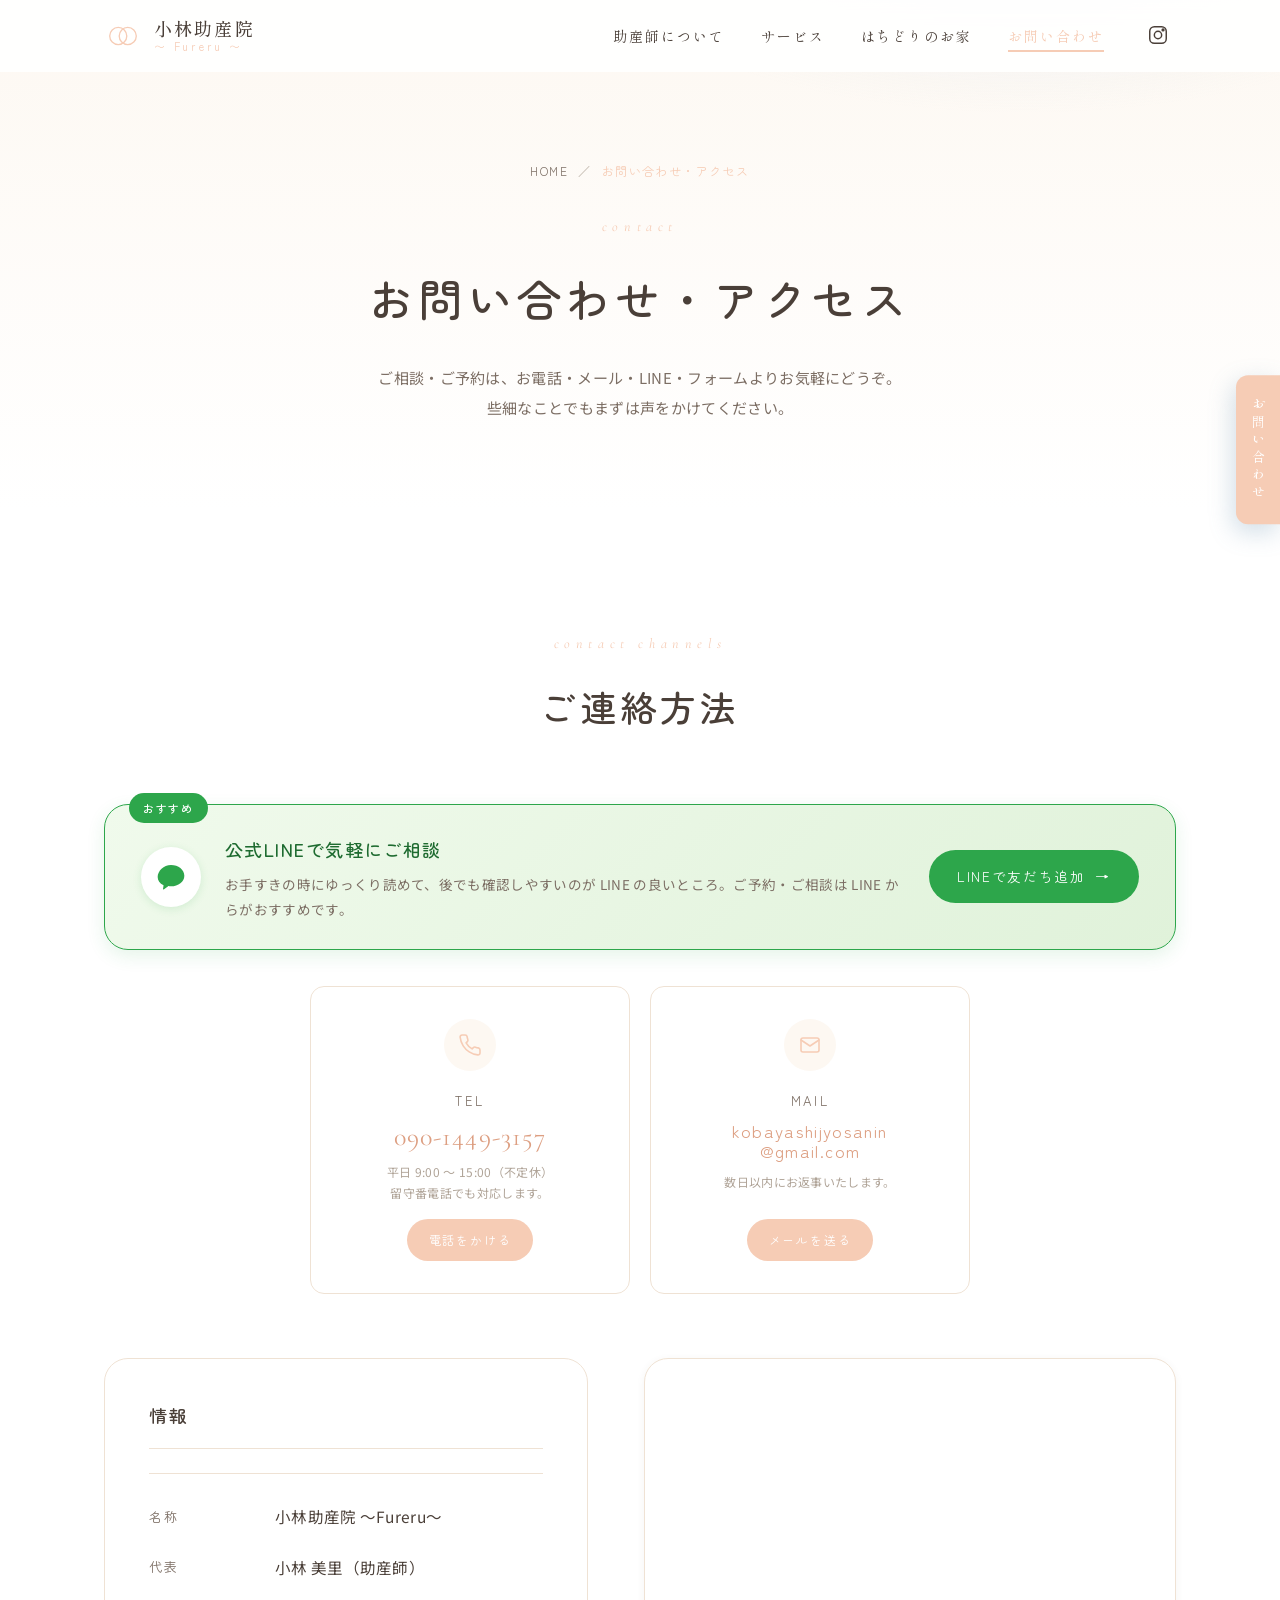
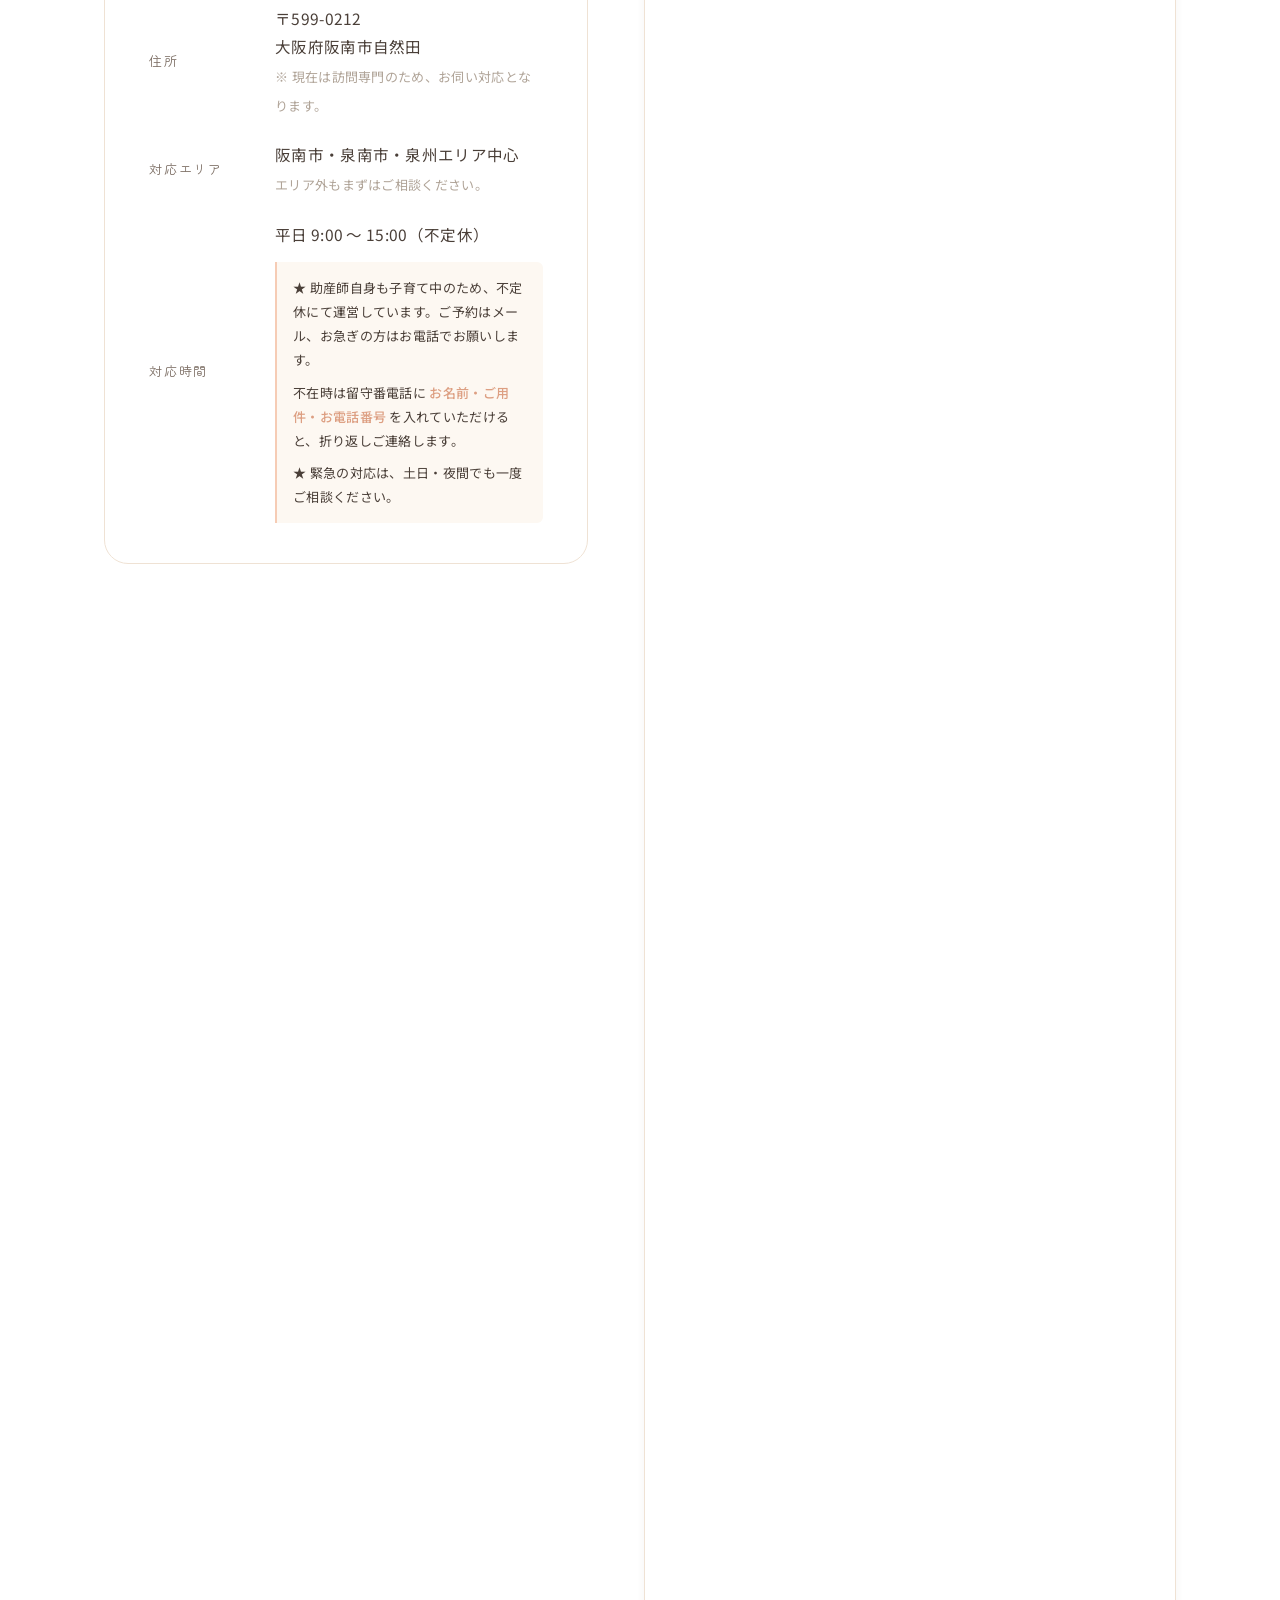
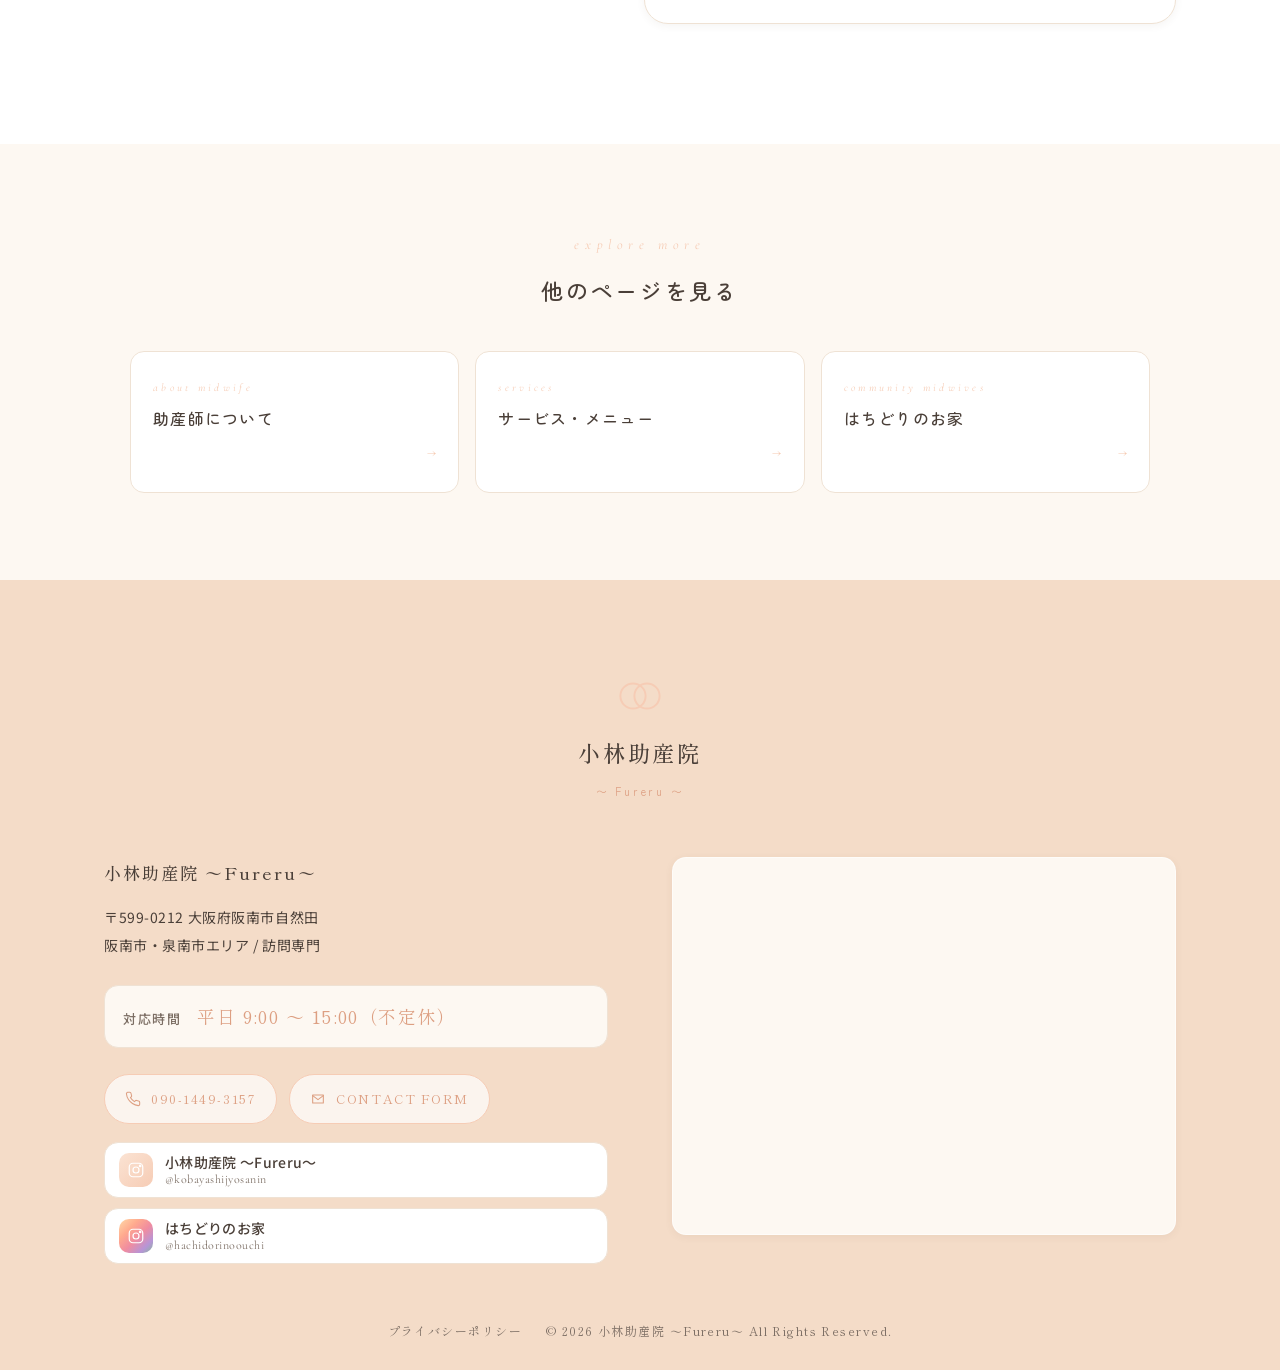
<file: contact.html>
<!doctype html>
<html lang="ja">
<head>
  <meta charset="utf-8" />
  <meta name="viewport" content="width=device-width, initial-scale=1, viewport-fit=cover" />
  <title>お問い合わせ・アクセス｜小林助産院〜Fureru〜</title>
  <meta name="description" content="小林助産院〜Fureru〜へのお問い合わせ。お電話・メール・LINE・お問い合わせフォームから承ります。大阪府阪南市・泉南市エリアの訪問専門助産師。" />
  <!-- ===== OGP / SNSシェア ===== -->
  <meta property="og:type" content="website" />
  <meta property="og:site_name" content="小林助産院 〜Fureru〜" />
  <meta property="og:locale" content="ja_JP" />
  <meta property="og:title" content="お問い合わせ・アクセス｜小林助産院〜Fureru〜" />
  <meta property="og:description" content="小林助産院〜Fureru〜へのお問い合わせ。お電話・メール・LINE・お問い合わせフォームから承ります。大阪府阪南市・泉南市エリアの訪問専門助産師。" />
  <meta property="og:url" content="https://YOUR-DOMAIN/contact.html" />
  <meta property="og:image" content="https://YOUR-DOMAIN/images/about-section.jpg" />
  <meta property="og:image:alt" content="小林助産院 〜Fureru〜" />
  <meta name="twitter:card" content="summary_large_image" />
  <meta name="twitter:title" content="お問い合わせ・アクセス｜小林助産院〜Fureru〜" />
  <meta name="twitter:description" content="小林助産院〜Fureru〜へのお問い合わせ。お電話・メール・LINE・お問い合わせフォームから承ります。大阪府阪南市・泉南市エリアの訪問専門助産師。" />
  <meta name="twitter:image" content="https://YOUR-DOMAIN/images/about-section.jpg" />
  <meta name="theme-color" content="#FFFFFF" />
  <link rel="preconnect" href="https://fonts.googleapis.com" />
  <link rel="preconnect" href="https://fonts.gstatic.com" crossorigin />
  <link href="https://fonts.googleapis.com/css2?family=Zen+Maru+Gothic:wght@400;500;700&family=Shippori+Mincho:wght@400;500;600&family=Noto+Sans+JP:wght@400;500;700&family=Cormorant+Garamond:ital,wght@0,400;0,500;1,400;1,500&display=swap" rel="stylesheet" />
  <link rel="stylesheet" href="css/style.css" />
  <style>
    .contact-channels {
      display: grid;
      grid-template-columns: repeat(2, minmax(0, 320px));
      gap: 20px;
      margin: 0 auto 64px;
      justify-content: center;
    }
    .ch-card {
      background: var(--color-white);
      border: 1px solid var(--color-line);
      border-radius: var(--radius-md);
      padding: 32px 28px;
      text-align: center;
      transition: transform .25s ease, box-shadow .25s ease, border-color .25s ease;
      display: flex;
      flex-direction: column;
      align-items: center;
    }
    .ch-card:hover {
      transform: translateY(-4px);
      box-shadow: var(--shadow-md);
      border-color: var(--color-primary-light);
    }
    .ch-card__icon {
      width: 52px; height: 52px;
      border-radius: 50%;
      background: var(--color-bg-warm);
      display: flex; align-items: center; justify-content: center;
      color: var(--color-primary);
      margin: 0 0 18px;
    }
    .ch-card__icon svg { width: 24px; height: 24px; }
    .ch-card__label {
      font-family: var(--font-heading);
      font-size: 13px;
      letter-spacing: .2em;
      color: var(--color-text-mid);
      margin: 0 0 8px;
    }
    .ch-card__value {
      font-family: "Cormorant Garamond", serif;
      font-size: 26px;
      color: var(--color-primary-dark);
      letter-spacing: .04em;
      margin: 0 0 4px;
      line-height: 1.2;
    }
    .ch-card__value--text {
      font-family: var(--font-heading);
      font-size: 17px;
      letter-spacing: .08em;
    }
    .ch-card__note {
      font-size: 12px;
      color: var(--color-text-soft);
      margin: 6px 0 16px;
      line-height: 1.7;
    }
    .ch-card__btn {
      display: inline-flex;
      align-items: center;
      gap: 8px;
      padding: 10px 22px;
      border-radius: var(--radius-pill);
      font-family: var(--font-heading);
      font-size: 12px;
      letter-spacing: .15em;
      background: var(--color-primary);
      color: var(--color-white);
      margin-top: auto;
      transition: background .2s ease, transform .2s ease;
    }
    .ch-card__btn:hover { background: var(--color-primary-dark); transform: translateY(-2px); }
    .ch-card--line .ch-card__icon { background: #DCF1D8; color: #2DA64B; }
    .ch-card--line .ch-card__btn { background: #2DA64B; }
    .ch-card--line .ch-card__btn:hover { background: #228A3D; }

    /* LINE recommended banner */
    .line-banner {
      position: relative;
      display: grid;
      grid-template-columns: auto 1fr auto;
      align-items: center;
      gap: 24px;
      padding: 28px 36px;
      margin: 0 0 36px;
      background: linear-gradient(135deg, #F0FAEC 0%, #E0F2DA 100%);
      border: 1.5px solid #2DA64B;
      border-radius: var(--radius-lg);
      box-shadow: 0 6px 18px rgba(45, 166, 75, 0.12);
    }
    .line-banner__badge {
      position: absolute;
      top: -12px; left: 24px;
      background: #2DA64B;
      color: #fff;
      font-size: 11px;
      letter-spacing: .15em;
      padding: 5px 14px;
      border-radius: 999px;
      font-family: var(--font-heading);
      font-weight: 500;
    }
    .line-banner__icon {
      width: 60px; height: 60px;
      border-radius: 50%;
      background: #fff;
      display: flex; align-items: center; justify-content: center;
      color: #2DA64B;
      flex-shrink: 0;
      box-shadow: 0 2px 8px rgba(45, 166, 75, 0.15);
    }
    .line-banner__icon svg { width: 32px; height: 32px; }
    .line-banner__title {
      font-family: var(--font-heading);
      font-size: 18px;
      letter-spacing: .08em;
      margin: 0 0 6px;
      color: #1E6B30;
      font-weight: 500;
    }
    .line-banner__desc {
      font-size: 13.5px;
      line-height: 1.8;
      color: var(--color-text-mid);
      margin: 0;
    }
    .line-banner__btn {
      display: inline-flex;
      align-items: center;
      gap: 10px;
      padding: 14px 28px;
      border-radius: var(--radius-pill);
      background: #2DA64B;
      color: #fff;
      font-family: var(--font-heading);
      font-size: 13.5px;
      letter-spacing: .12em;
      text-decoration: none;
      transition: background .2s ease, transform .2s ease;
      white-space: nowrap;
    }
    .line-banner__btn:hover { background: #228A3D; transform: translateY(-2px); }

    .info-block {
      background: var(--color-white);
      border: 1px solid var(--color-line);
      border-radius: var(--radius-lg);
      padding: 40px 44px;
    }
    .info-block h3 {
      font-family: var(--font-heading);
      font-size: 18px;
      letter-spacing: .12em;
      margin: 0 0 24px;
      font-weight: 500;
      padding-bottom: 16px;
      border-bottom: 1px solid var(--color-line);
    }

    @media (max-width: 900px) {
      .contact-channels { grid-template-columns: 1fr; }
      .info-block { padding: 28px 24px; }
      .line-banner {
        grid-template-columns: 1fr;
        text-align: center;
        padding: 32px 20px 24px;
        gap: 16px;
      }
      .line-banner__icon { margin: 0 auto; }
      .line-banner__btn { justify-content: center; }
    }
  </style>
</head>
<body>

  <header class="site-header" role="banner">
    <div class="header-inner">
      <a href="index.html" class="brand" aria-label="小林助産院 Fureru トップへ">
        <span class="brand-mark" aria-hidden="true">
          <svg viewBox="0 0 40 40" fill="none" stroke="currentColor" stroke-width="1.4" stroke-linecap="round" stroke-linejoin="round">
            <circle cx="15" cy="20" r="9" />
            <circle cx="25" cy="20" r="9" />
          </svg>
        </span>
        <span class="brand-text">
          <span class="brand-name">小林助産院</span>
          <span class="brand-tag">〜 Fureru 〜</span>
        </span>
      </a>
      <nav aria-label="グローバル">
        <ul class="nav-list">
          <li><a href="about.html">助産師について</a></li>
          <li><a href="services.html">サービス</a></li>
          <li><a href="hachidori.html">はちどりのお家</a></li>
          <li><a href="contact.html" class="is-active" aria-current="page">お問い合わせ</a></li>
          <li>
            <a href="https://www.instagram.com/kobayashijyosanin" class="nav-cta" target="_blank" rel="noopener noreferrer" aria-label="Instagram">
              <svg viewBox="0 0 24 24" fill="none" stroke="currentColor" stroke-width="1.6" stroke-linecap="round" stroke-linejoin="round" aria-hidden="true">
                <rect x="3" y="3" width="18" height="18" rx="5" />
                <circle cx="12" cy="12" r="4" />
                <circle cx="17.5" cy="6.5" r="1" fill="currentColor" />
              </svg>
            </a>
          </li>
        </ul>
      </nav>
      <button class="hamburger" aria-label="メニューを開く" aria-expanded="false" type="button">
        <span></span><span></span><span></span>
      </button>
    </div>
  </header>

  <!-- ========== FLOATING CONTACT BUTTON ========== -->
  <a href="contact.html" class="fab-contact" aria-label="お問い合わせ">
    <span class="fab-icon" aria-hidden="true">
      <svg viewBox="0 0 24 24" fill="none" stroke="currentColor" stroke-width="1.6" stroke-linecap="round" stroke-linejoin="round">
        <path d="M4 6h16v12H4z" />
        <path d="M4 7l8 6 8-6" />
      </svg>
    </span>
    <span>お問い合わせ</span>
  </a>

  <main>

    <!-- ========== PAGE HERO ========== -->
    <section class="page-hero">
      <div class="container">
        <ol class="breadcrumb">
          <li><a href="index.html">HOME</a></li>
          <li aria-current="page">お問い合わせ・アクセス</li>
        </ol>
        <p class="page-hero__en">contact</p>
        <h1 class="page-hero__title">お問い合わせ・アクセス</h1>
        <p class="page-hero__lead">
          ご相談・ご予約は、お電話・メール・LINE・フォームよりお気軽にどうぞ。<br />
          些細なことでもまずは声をかけてください。
        </p>
      </div>
    </section>


    <!-- ========== CONTACT CHANNELS ========== -->
    <section class="section" aria-labelledby="channels-title">
      <div class="container">
        <header class="section-head fade-in">
          <span class="section-head__en">contact channels</span>
          <h2 class="section-head__ja" id="channels-title">ご連絡方法</h2>
        </header>

        <div class="line-banner fade-in">
          <span class="line-banner__badge">おすすめ</span>
          <span class="line-banner__icon" aria-hidden="true">
            <svg viewBox="0 0 24 24" fill="currentColor"><path d="M12 3c5.523 0 10 3.582 10 8 0 4.418-4.477 8-10 8a12 12 0 0 1-2.04-.175c-.5.494-2.04 1.91-3.43 2.46-.34.134-.59-.087-.524-.413.06-.286.39-1.96.39-2.61C3.51 16.83 2 14.55 2 11.997 2 7.582 6.477 3 12 3z"/></svg>
          </span>
          <div class="line-banner__body">
            <h3 class="line-banner__title">公式LINEで気軽にご相談</h3>
            <p class="line-banner__desc">お手すきの時にゆっくり読めて、後でも確認しやすいのが LINE の良いところ。ご予約・ご相談は LINE からがおすすめです。</p>
          </div>
          <a class="line-banner__btn" href="https://lin.ee/pcfmkkKf" target="_blank" rel="noopener noreferrer">
            <span>LINEで友だち追加</span>
            <span aria-hidden="true">→</span>
          </a>
        </div>

        <div class="contact-channels fade-in">
          <div class="ch-card">
            <span class="ch-card__icon" aria-hidden="true">
              <svg viewBox="0 0 24 24" fill="none" stroke="currentColor" stroke-width="1.6" stroke-linecap="round" stroke-linejoin="round"><path d="M22 16.92v3a2 2 0 0 1-2.18 2 19.79 19.79 0 0 1-8.63-3.07 19.5 19.5 0 0 1-6-6A19.79 19.79 0 0 1 2.12 4.18 2 2 0 0 1 4.11 2h3a2 2 0 0 1 2 1.72c.13.96.37 1.9.72 2.81a2 2 0 0 1-.45 2.11L8.09 9.91a16 16 0 0 0 6 6l1.27-1.27a2 2 0 0 1 2.11-.45c.91.35 1.85.59 2.81.72A2 2 0 0 1 22 16.92z"/></svg>
            </span>
            <p class="ch-card__label">TEL</p>
            <p class="ch-card__value">090-1449-3157</p>
            <p class="ch-card__note">平日 9:00 〜 15:00（不定休）<br />留守番電話でも対応します。</p>
            <a class="ch-card__btn" href="tel:09014493157">電話をかける</a>
          </div>

          <div class="ch-card">
            <span class="ch-card__icon" aria-hidden="true">
              <svg viewBox="0 0 24 24" fill="none" stroke="currentColor" stroke-width="1.6" stroke-linecap="round" stroke-linejoin="round"><rect x="3" y="5" width="18" height="14" rx="2"/><path d="M3 7l9 6 9-6"/></svg>
            </span>
            <p class="ch-card__label">MAIL</p>
            <p class="ch-card__value ch-card__value--text">kobayashijyosanin<br />@gmail.com</p>
            <p class="ch-card__note">数日以内にお返事いたします。</p>
            <a class="ch-card__btn" href="mailto:kobayashijyosanin@gmail.com">メールを送る</a>
          </div>

        </div>

        <div class="contact-grid">
          <!-- 連絡先情報 -->
          <div class="contact-info fade-in">
            <div class="info-block">
              <h3>情報</h3>
              <dl>
                <dt>名称</dt>
                <dd>小林助産院 〜Fureru〜</dd>

                <dt>代表</dt>
                <dd>小林 美里（助産師）</dd>

                <dt>住所</dt>
                <dd>〒599-0212<br />大阪府阪南市自然田<br /><span style="font-size:13px;color:var(--color-text-soft);">※ 現在は訪問専門のため、お伺い対応となります。</span></dd>

                <dt>対応エリア</dt>
                <dd>
                  阪南市・泉南市・泉州エリア中心<br />
                  <span style="font-size:13px;color:var(--color-text-soft);">エリア外もまずはご相談ください。</span>
                </dd>

                <dt>対応時間</dt>
                <dd>
                  平日 9:00 〜 15:00（不定休）
                  <ul class="hours-notes">
                    <li>★ 助産師自身も子育て中のため、不定休にて運営しています。ご予約はメール、お急ぎの方はお電話でお願いします。</li>
                    <li>不在時は留守番電話に <strong>お名前・ご用件・お電話番号</strong> を入れていただけると、折り返しご連絡します。</li>
                    <li>★ 緊急の対応は、土日・夜間でも一度ご相談ください。</li>
                  </ul>
                </dd>
              </dl>
            </div>
          </div>

          <!-- フォーム -->
          <div class="form-frame fade-in">
            <iframe
              class="form-embed"
              src="https://docs.google.com/forms/d/e/1FAIpQLSfpk2Y-G0O1aqeS0863AfScObX8PSBXZ0CTAhGK53Vf7gWEag/viewform?embedded=true"
              title="お問い合わせフォーム"
              loading="lazy"
              width="100%"
              height="1800"
              frameborder="0"
              marginheight="0"
              marginwidth="0">読み込んでいます…</iframe>
          </div>
        </div>
      </div>
    </section>

  </main>


  <!-- ========== RELATED NAV ========== -->
  <section class="related-nav">
    <div class="container">
      <header class="related-nav__head fade-in">
        <span class="section-head__en">explore more</span>
        <h2>他のページを見る</h2>
      </header>
      <div class="related-nav__grid fade-in">
        <a class="related-card" href="about.html">
          <span class="related-card__en">about midwife</span>
          <span class="related-card__ja">助産師について</span>
          <span class="related-card__arrow">→</span>
        </a>
        <a class="related-card" href="services.html">
          <span class="related-card__en">services</span>
          <span class="related-card__ja">サービス・メニュー</span>
          <span class="related-card__arrow">→</span>
        </a>
        <a class="related-card" href="hachidori.html">
          <span class="related-card__en">community midwives</span>
          <span class="related-card__ja">はちどりのお家</span>
          <span class="related-card__arrow">→</span>
        </a>
      </div>
    </div>
  </section>


  <!-- ========== FOOTER ========== -->
  <footer class="site-footer">
    <div class="container">
      <div class="footer-brand-center">
        <span class="brand-mark" aria-hidden="true">
          <svg viewBox="0 0 40 40" fill="none" stroke="currentColor" stroke-width="1.4" stroke-linecap="round">
            <circle cx="15" cy="20" r="9" />
            <circle cx="25" cy="20" r="9" />
          </svg>
        </span>
        <span class="brand-name">小林助産院</span>
        <span class="brand-tag">〜 Fureru 〜</span>
      </div>

      <div class="footer-grid">
        <div class="footer-info">
          <h4>小林助産院 〜Fureru〜</h4>
          <p class="footer-address">
            〒599-0212 大阪府阪南市自然田<br />
            阪南市・泉南市エリア / 訪問専門
          </p>

          <p class="footer-hours-simple">
            <span class="footer-hours-label">対応時間</span>
            <span class="footer-hours-value">平日 9:00 〜 15:00（不定休）</span>
          </p>

          <div class="footer-actions">
            <a class="footer-btn" href="tel:09014493157">
              <svg viewBox="0 0 24 24" fill="none" stroke="currentColor" stroke-width="1.6" stroke-linecap="round" stroke-linejoin="round" aria-hidden="true"><path d="M22 16.92v3a2 2 0 0 1-2.18 2 19.8 19.8 0 0 1-8.63-3.07 19.5 19.5 0 0 1-6-6A19.8 19.8 0 0 1 2.12 4.18 2 2 0 0 1 4.11 2h3a2 2 0 0 1 2 1.72c.13.96.37 1.9.72 2.81a2 2 0 0 1-.45 2.11L8.09 9.91a16 16 0 0 0 6 6l1.27-1.27a2 2 0 0 1 2.11-.45c.91.35 1.85.59 2.81.72A2 2 0 0 1 22 16.92z"/></svg>
              <span>090-1449-3157</span>
            </a>
            <a class="footer-btn" href="contact.html">
              <svg viewBox="0 0 24 24" fill="none" stroke="currentColor" stroke-width="1.6" stroke-linecap="round" stroke-linejoin="round" aria-hidden="true"><path d="M4 6h16v12H4z"/><path d="M4 7l8 6 8-6"/></svg>
              <span>CONTACT FORM</span>
            </a>
          </div>

          <ul class="footer-sns" aria-label="SNS">
            <li>
              <a class="footer-sns__link" href="https://www.instagram.com/kobayashijyosanin" target="_blank" rel="noopener noreferrer" aria-label="Instagram（小林助産院）">
                <span class="footer-sns__icon" aria-hidden="true">
                  <svg viewBox="0 0 24 24" fill="none" stroke="currentColor" stroke-width="1.6" stroke-linecap="round" stroke-linejoin="round"><rect x="3" y="3" width="18" height="18" rx="5"/><circle cx="12" cy="12" r="4"/><circle cx="17.5" cy="6.5" r="1" fill="currentColor"/></svg>
                </span>
                <span class="footer-sns__text">
                  <span class="footer-sns__name">小林助産院 〜Fureru〜</span>
                  <span class="footer-sns__handle">@kobayashijyosanin</span>
                </span>
              </a>
            </li>
            <li>
              <a class="footer-sns__link footer-sns__link--hachidori" href="https://www.instagram.com/hachidorinoouchi/" target="_blank" rel="noopener noreferrer" aria-label="Instagram（はちどりのお家）">
                <span class="footer-sns__icon" aria-hidden="true">
                  <svg viewBox="0 0 24 24" fill="none" stroke="currentColor" stroke-width="1.6" stroke-linecap="round" stroke-linejoin="round"><rect x="3" y="3" width="18" height="18" rx="5"/><circle cx="12" cy="12" r="4"/><circle cx="17.5" cy="6.5" r="1" fill="currentColor"/></svg>
                </span>
                <span class="footer-sns__text">
                  <span class="footer-sns__name">はちどりのお家</span>
                  <span class="footer-sns__handle">@hachidorinoouchi</span>
                </span>
              </a>
            </li>
          </ul>
        </div>

        <div class="footer-map" aria-label="地図">
          <iframe
            src="https://maps.google.com/maps?q=%E5%A4%A7%E9%98%AA%E5%BA%9C%E9%98%AA%E5%8D%97%E5%B8%82&t=&z=11&output=embed"
            title="訪問エリア地図（阪南市・泉南市）"
            loading="lazy"
            referrerpolicy="no-referrer-when-downgrade"
            allowfullscreen></iframe>
        </div>
      </div>

      <div class="footer-bottom">
        <a href="privacy.html">プライバシーポリシー</a>
        <span>© <span data-year>2026</span> 小林助産院 〜Fureru〜 All Rights Reserved.</span>
      </div>
    </div>
  </footer>

  <script src="js/main.js"></script>
</body>
</html>
</file>
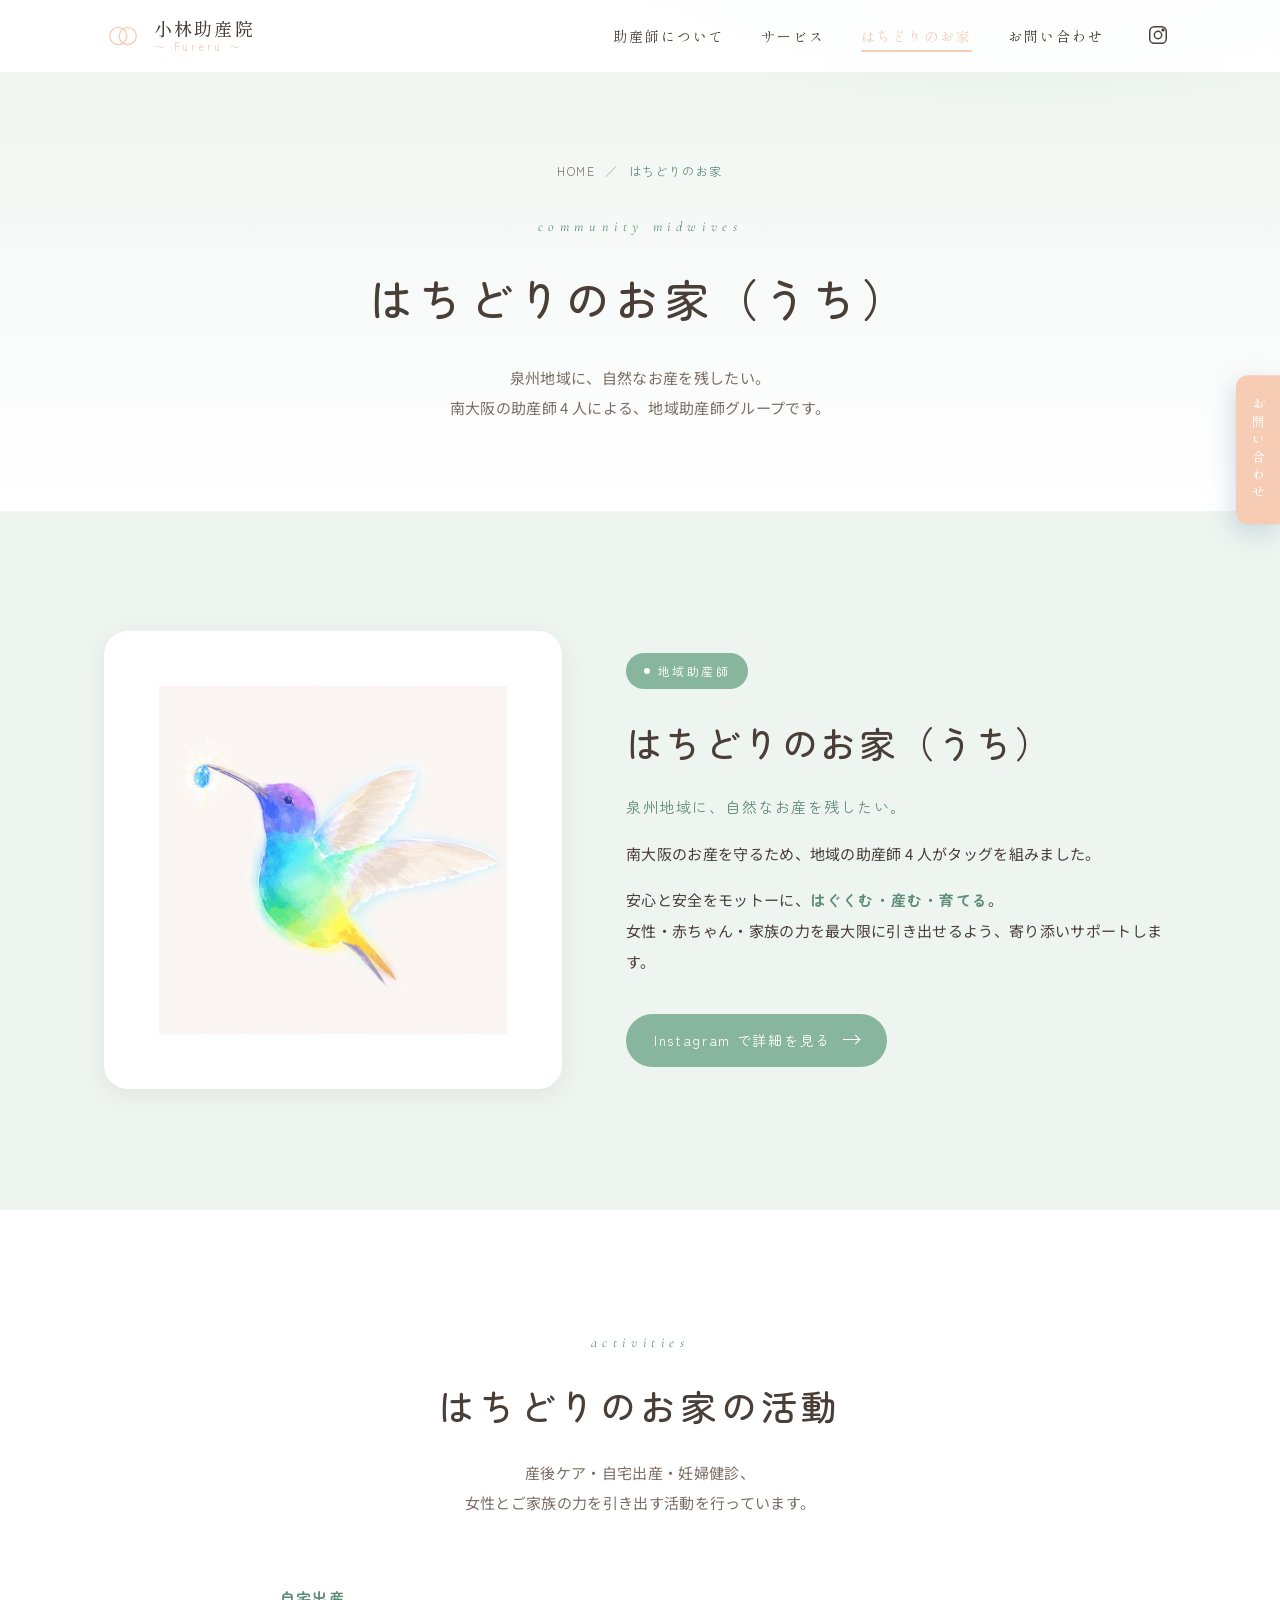
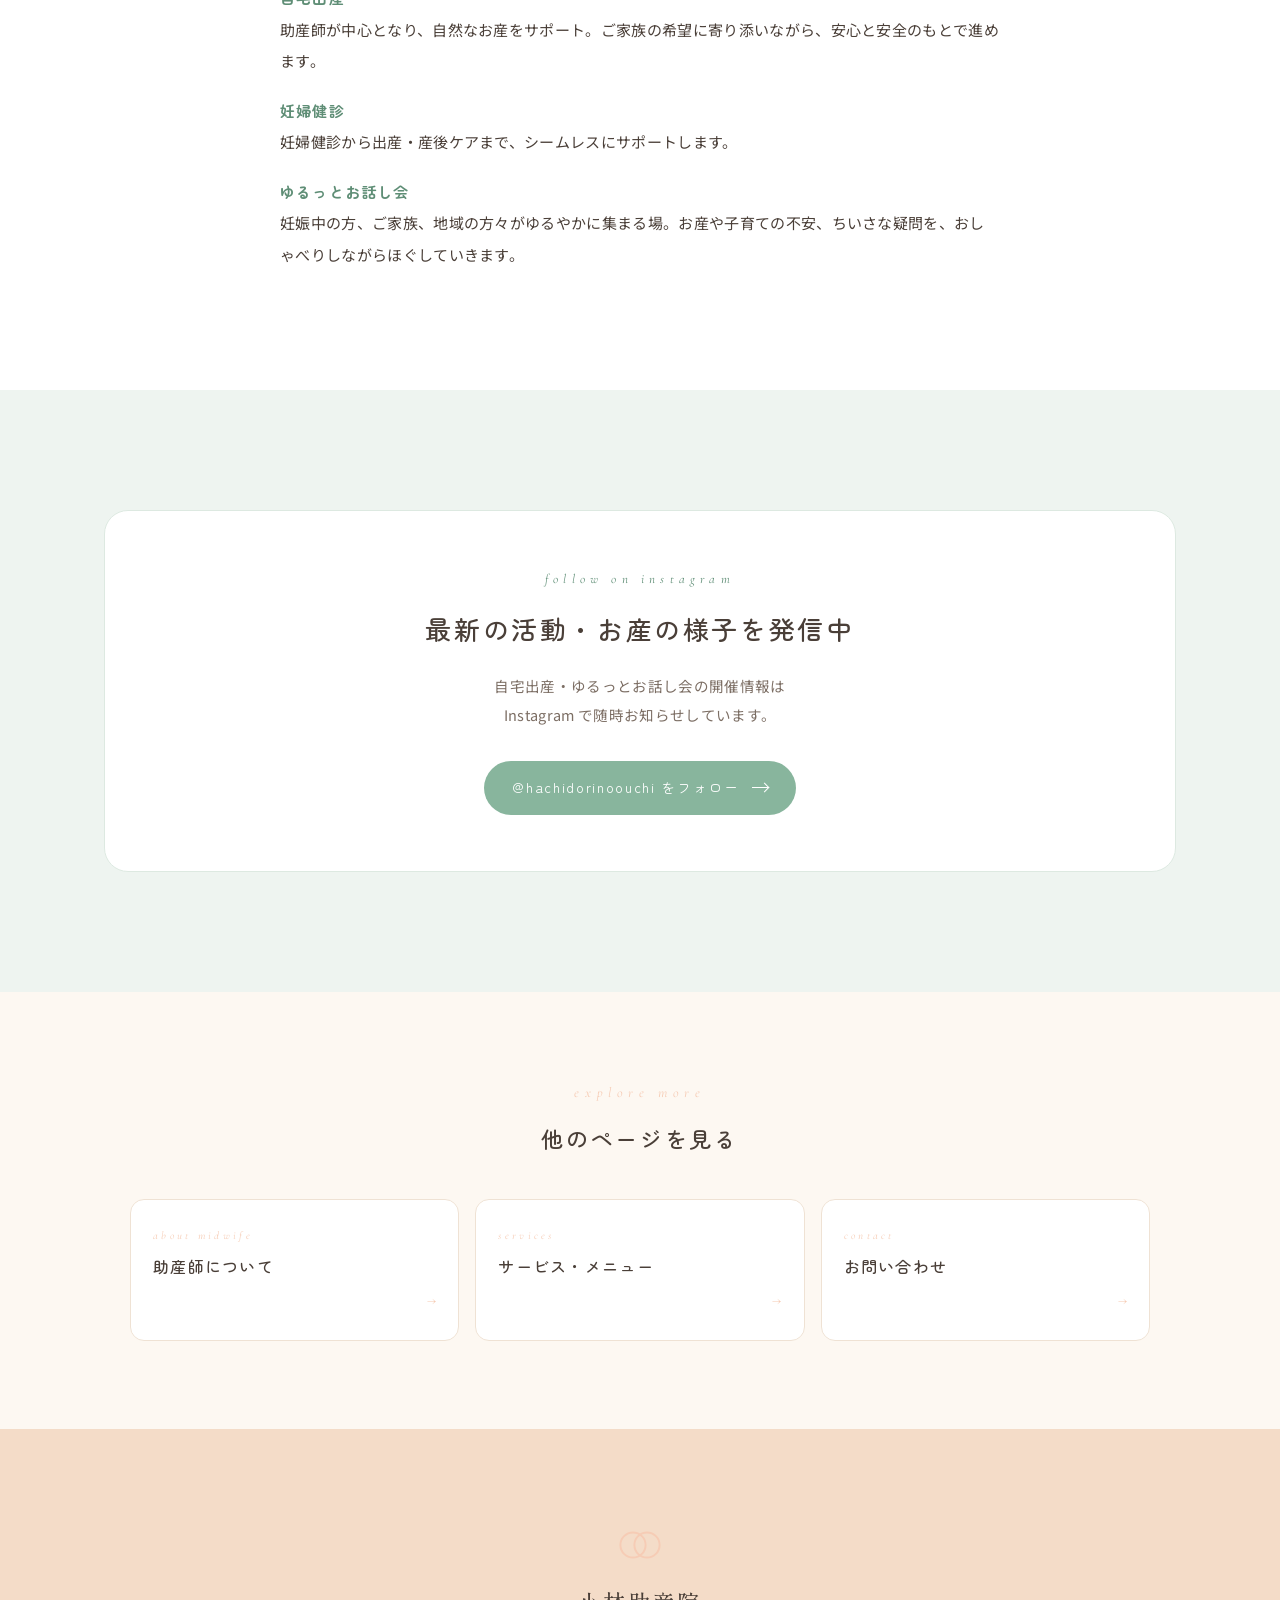
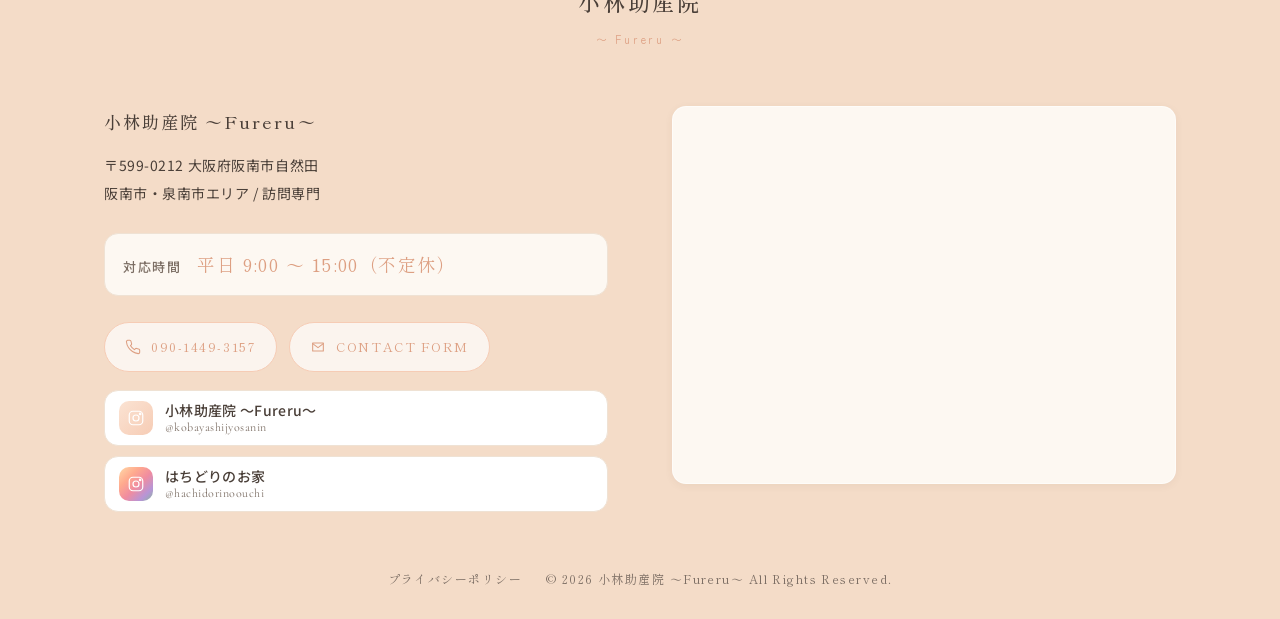
<file: hachidori.html>
<!doctype html>
<html lang="ja">
<head>
  <meta charset="utf-8" />
  <meta name="viewport" content="width=device-width, initial-scale=1, viewport-fit=cover" />
  <title>はちどりのお家｜小林助産院〜Fureru〜</title>
  <meta name="description" content="泉州地域に自然なお産を残したい。南大阪の助産師4人による地域助産師グループ「はちどりのお家」。自宅出産・妊婦健診・ゆるっとお話し会など。" />
  <!-- ===== OGP / SNSシェア ===== -->
  <meta property="og:type" content="website" />
  <meta property="og:site_name" content="小林助産院 〜Fureru〜" />
  <meta property="og:locale" content="ja_JP" />
  <meta property="og:title" content="はちどりのお家｜小林助産院〜Fureru〜" />
  <meta property="og:description" content="泉州地域に自然なお産を残したい。南大阪の助産師4人による地域助産師グループ「はちどりのお家」。自宅出産・妊婦健診・ゆるっとお話し会など。" />
  <meta property="og:url" content="https://YOUR-DOMAIN/hachidori.html" />
  <meta property="og:image" content="https://YOUR-DOMAIN/images/hachidori-logo.png" />
  <meta property="og:image:alt" content="はちどりのお家 ロゴ" />
  <meta name="twitter:card" content="summary_large_image" />
  <meta name="twitter:title" content="はちどりのお家｜小林助産院〜Fureru〜" />
  <meta name="twitter:description" content="泉州地域に自然なお産を残したい。南大阪の助産師4人による地域助産師グループ「はちどりのお家」。自宅出産・妊婦健診・ゆるっとお話し会など。" />
  <meta name="twitter:image" content="https://YOUR-DOMAIN/images/hachidori-logo.png" />
  <meta name="theme-color" content="#FFFFFF" />
  <link rel="preconnect" href="https://fonts.googleapis.com" />
  <link rel="preconnect" href="https://fonts.gstatic.com" crossorigin />
  <link href="https://fonts.googleapis.com/css2?family=Zen+Maru+Gothic:wght@400;500;700&family=Shippori+Mincho:wght@400;500;600&family=Noto+Sans+JP:wght@400;500;700&family=Cormorant+Garamond:ital,wght@0,400;0,500;1,400;1,500&display=swap" rel="stylesheet" />
  <link rel="stylesheet" href="css/style.css" />
  <style>
    /* Hachidori page accent override */
    .page-hero--green {
      background:
        radial-gradient(800px 360px at 80% -20%, rgba(123,173,150,.22), transparent 60%),
        linear-gradient(180deg, var(--color-hachidori-bg) 0%, var(--color-bg) 100%);
    }
    .page-hero--green::after { background: var(--color-hachidori); }
    .page-hero--green .page-hero__en { color: var(--color-hachidori-dark); }
    .page-hero--green .breadcrumb li[aria-current="page"] { color: var(--color-hachidori-dark); }
  </style>
</head>
<body>

  <header class="site-header" role="banner">
    <div class="header-inner">
      <a href="index.html" class="brand" aria-label="小林助産院 Fureru トップへ">
        <span class="brand-mark" aria-hidden="true">
          <svg viewBox="0 0 40 40" fill="none" stroke="currentColor" stroke-width="1.4" stroke-linecap="round" stroke-linejoin="round">
            <circle cx="15" cy="20" r="9" />
            <circle cx="25" cy="20" r="9" />
          </svg>
        </span>
        <span class="brand-text">
          <span class="brand-name">小林助産院</span>
          <span class="brand-tag">〜 Fureru 〜</span>
        </span>
      </a>
      <nav aria-label="グローバル">
        <ul class="nav-list">
          <li><a href="about.html">助産師について</a></li>
          <li><a href="services.html">サービス</a></li>
          <li><a href="hachidori.html" class="is-active" aria-current="page">はちどりのお家</a></li>
          <li><a href="contact.html">お問い合わせ</a></li>
          <li>
            <a href="https://www.instagram.com/kobayashijyosanin" class="nav-cta" target="_blank" rel="noopener noreferrer" aria-label="Instagram">
              <svg viewBox="0 0 24 24" fill="none" stroke="currentColor" stroke-width="1.6" stroke-linecap="round" stroke-linejoin="round" aria-hidden="true">
                <rect x="3" y="3" width="18" height="18" rx="5" />
                <circle cx="12" cy="12" r="4" />
                <circle cx="17.5" cy="6.5" r="1" fill="currentColor" />
              </svg>
            </a>
          </li>
        </ul>
      </nav>
      <button class="hamburger" aria-label="メニューを開く" aria-expanded="false" type="button">
        <span></span><span></span><span></span>
      </button>
    </div>
  </header>

  <!-- ========== FLOATING CONTACT BUTTON ========== -->
  <a href="contact.html" class="fab-contact" aria-label="お問い合わせ">
    <span class="fab-icon" aria-hidden="true">
      <svg viewBox="0 0 24 24" fill="none" stroke="currentColor" stroke-width="1.6" stroke-linecap="round" stroke-linejoin="round">
        <path d="M4 6h16v12H4z" />
        <path d="M4 7l8 6 8-6" />
      </svg>
    </span>
    <span>お問い合わせ</span>
  </a>

  <main>

    <!-- ========== PAGE HERO ========== -->
    <section class="page-hero page-hero--green">
      <div class="container">
        <ol class="breadcrumb">
          <li><a href="index.html">HOME</a></li>
          <li aria-current="page">はちどりのお家</li>
        </ol>
        <p class="page-hero__en">community midwives</p>
        <h1 class="page-hero__title">はちどりのお家（うち）</h1>
        <p class="page-hero__lead">
          泉州地域に、自然なお産を残したい。<br />
          南大阪の助産師 4 人による、地域助産師グループです。
        </p>
      </div>
    </section>


    <!-- ========== HACHIDORI MAIN ========== -->
    <section class="section section--green" aria-labelledby="hachidori-main-title">
      <div class="container">
        <div class="hachidori-grid">
          <div class="hachidori-visual fade-in">
            <img src="images/hachidori-bird.png" alt="はちどりのお家 ロゴ（虹色のハチドリ）" />
          </div>

          <div class="hachidori-body fade-in">
            <span class="hachidori-label">地域助産師</span>
            <h2 class="hachidori-title" id="hachidori-main-title">はちどりのお家（うち）</h2>
            <p class="hachidori-catch">泉州地域に、自然なお産を残したい。</p>

            <p>
              南大阪のお産を守るため、地域の助産師 4 人がタッグを組みました。
            </p>
            <p>
              安心と安全をモットーに、<strong>はぐくむ・産む・育てる</strong>。<br />
              女性・赤ちゃん・家族の力を最大限に引き出せるよう、寄り添いサポートします。
            </p>

            <a class="hachidori-cta" href="https://www.instagram.com/hachidorinoouchi/" target="_blank" rel="noopener noreferrer" style="margin-top: 20px;">
              <span>Instagram で詳細を見る</span>
              <span class="arrow" aria-hidden="true" style="position: relative; width: 16px; height: 10px;">
                <span style="position:absolute;inset:0 0 50%;border-bottom:1.5px solid currentColor;"></span>
                <span style="position:absolute;right:0;top:1px;width:7px;height:7px;border-top:1.5px solid currentColor;border-right:1.5px solid currentColor;transform:rotate(45deg);"></span>
              </span>
            </a>
          </div>
        </div>
      </div>
    </section>


    <!-- ========== ACTIVITIES ========== -->
    <section class="section" aria-labelledby="activities-title">
      <div class="container">
        <header class="section-head fade-in">
          <span class="section-head__en" style="color: var(--color-hachidori-dark);">activities</span>
          <h2 class="section-head__ja" id="activities-title">はちどりのお家の活動</h2>
          <p class="section-head__lead">産後ケア・自宅出産・妊婦健診、<br />
女性とご家族の力を引き出す活動を行っています。</p>
        </header>

        <div class="fade-in" style="max-width: 720px; margin: 56px auto 0; line-height: 2.1; font-size: 15px; color: var(--color-text);">
          <p style="margin: 0 0 18px;">
            <strong style="color: var(--color-hachidori-dark); font-family: var(--font-heading); letter-spacing: .08em;">自宅出産</strong><br />
            助産師が中心となり、自然なお産をサポート。ご家族の希望に寄り添いながら、安心と安全のもとで進めます。
          </p>
          <p style="margin: 0 0 18px;">
            <strong style="color: var(--color-hachidori-dark); font-family: var(--font-heading); letter-spacing: .08em;">妊婦健診</strong><br />
            妊婦健診から出産・産後ケアまで、シームレスにサポートします。
          </p>
          <p style="margin: 0;">
            <strong style="color: var(--color-hachidori-dark); font-family: var(--font-heading); letter-spacing: .08em;">ゆるっとお話し会</strong><br />
            妊娠中の方、ご家族、地域の方々がゆるやかに集まる場。お産や子育ての不安、ちいさな疑問を、おしゃべりしながらほぐしていきます。
          </p>
        </div>
      </div>
    </section>


    <!-- ========== HACHIDORI CTA ========== -->
    <section class="section section--green">
      <div class="container">
        <div class="fade-in" style="
          background: var(--color-white);
          border-radius: var(--radius-lg);
          padding: 56px 48px;
          text-align: center;
          border: 1px solid #DDE9E1;
        ">
          <p style="font-family: 'Cormorant Garamond', serif; font-style: italic; font-size: 13px; letter-spacing: .4em; color: var(--color-hachidori-dark); margin: 0 0 14px;">follow on instagram</p>
          <h2 style="font-family: var(--font-heading); font-size: clamp(20px, 2.4vw, 26px); letter-spacing: .1em; margin: 0 0 18px; font-weight: 500;">最新の活動・お産の様子を発信中</h2>
          <p style="font-size: 14.5px; line-height: 2; color: var(--color-text-mid); max-width: 540px; margin: 0 auto 32px;">
            自宅出産・ゆるっとお話し会の開催情報は<br />
            Instagram で随時お知らせしています。
          </p>
          <a class="hachidori-cta" href="https://www.instagram.com/hachidorinoouchi/" target="_blank" rel="noopener noreferrer">
            <span>@hachidorinoouchi をフォロー</span>
            <span class="arrow" aria-hidden="true" style="position: relative; width: 16px; height: 10px;">
              <span style="position:absolute;inset:0 0 50%;border-bottom:1.5px solid currentColor;"></span>
              <span style="position:absolute;right:0;top:1px;width:7px;height:7px;border-top:1.5px solid currentColor;border-right:1.5px solid currentColor;transform:rotate(45deg);"></span>
            </span>
          </a>
        </div>
      </div>
    </section>

  </main>


  <!-- ========== RELATED NAV ========== -->
  <section class="related-nav">
    <div class="container">
      <header class="related-nav__head fade-in">
        <span class="section-head__en">explore more</span>
        <h2>他のページを見る</h2>
      </header>
      <div class="related-nav__grid fade-in">
        <a class="related-card" href="about.html">
          <span class="related-card__en">about midwife</span>
          <span class="related-card__ja">助産師について</span>
          <span class="related-card__arrow">→</span>
        </a>
        <a class="related-card" href="services.html">
          <span class="related-card__en">services</span>
          <span class="related-card__ja">サービス・メニュー</span>
          <span class="related-card__arrow">→</span>
        </a>
        <a class="related-card" href="contact.html">
          <span class="related-card__en">contact</span>
          <span class="related-card__ja">お問い合わせ</span>
          <span class="related-card__arrow">→</span>
        </a>
      </div>
    </div>
  </section>


  <!-- ========== FOOTER ========== -->
  <footer class="site-footer">
    <div class="container">
      <div class="footer-brand-center">
        <span class="brand-mark" aria-hidden="true">
          <svg viewBox="0 0 40 40" fill="none" stroke="currentColor" stroke-width="1.4" stroke-linecap="round">
            <circle cx="15" cy="20" r="9" />
            <circle cx="25" cy="20" r="9" />
          </svg>
        </span>
        <span class="brand-name">小林助産院</span>
        <span class="brand-tag">〜 Fureru 〜</span>
      </div>

      <div class="footer-grid">
        <div class="footer-info">
          <h4>小林助産院 〜Fureru〜</h4>
          <p class="footer-address">
            〒599-0212 大阪府阪南市自然田<br />
            阪南市・泉南市エリア / 訪問専門
          </p>

          <p class="footer-hours-simple">
            <span class="footer-hours-label">対応時間</span>
            <span class="footer-hours-value">平日 9:00 〜 15:00（不定休）</span>
          </p>

          <div class="footer-actions">
            <a class="footer-btn" href="tel:09014493157">
              <svg viewBox="0 0 24 24" fill="none" stroke="currentColor" stroke-width="1.6" stroke-linecap="round" stroke-linejoin="round" aria-hidden="true"><path d="M22 16.92v3a2 2 0 0 1-2.18 2 19.8 19.8 0 0 1-8.63-3.07 19.5 19.5 0 0 1-6-6A19.8 19.8 0 0 1 2.12 4.18 2 2 0 0 1 4.11 2h3a2 2 0 0 1 2 1.72c.13.96.37 1.9.72 2.81a2 2 0 0 1-.45 2.11L8.09 9.91a16 16 0 0 0 6 6l1.27-1.27a2 2 0 0 1 2.11-.45c.91.35 1.85.59 2.81.72A2 2 0 0 1 22 16.92z"/></svg>
              <span>090-1449-3157</span>
            </a>
            <a class="footer-btn" href="contact.html">
              <svg viewBox="0 0 24 24" fill="none" stroke="currentColor" stroke-width="1.6" stroke-linecap="round" stroke-linejoin="round" aria-hidden="true"><path d="M4 6h16v12H4z"/><path d="M4 7l8 6 8-6"/></svg>
              <span>CONTACT FORM</span>
            </a>
          </div>

          <ul class="footer-sns" aria-label="SNS">
            <li>
              <a class="footer-sns__link" href="https://www.instagram.com/kobayashijyosanin" target="_blank" rel="noopener noreferrer" aria-label="Instagram（小林助産院）">
                <span class="footer-sns__icon" aria-hidden="true">
                  <svg viewBox="0 0 24 24" fill="none" stroke="currentColor" stroke-width="1.6" stroke-linecap="round" stroke-linejoin="round"><rect x="3" y="3" width="18" height="18" rx="5"/><circle cx="12" cy="12" r="4"/><circle cx="17.5" cy="6.5" r="1" fill="currentColor"/></svg>
                </span>
                <span class="footer-sns__text">
                  <span class="footer-sns__name">小林助産院 〜Fureru〜</span>
                  <span class="footer-sns__handle">@kobayashijyosanin</span>
                </span>
              </a>
            </li>
            <li>
              <a class="footer-sns__link footer-sns__link--hachidori" href="https://www.instagram.com/hachidorinoouchi/" target="_blank" rel="noopener noreferrer" aria-label="Instagram（はちどりのお家）">
                <span class="footer-sns__icon" aria-hidden="true">
                  <svg viewBox="0 0 24 24" fill="none" stroke="currentColor" stroke-width="1.6" stroke-linecap="round" stroke-linejoin="round"><rect x="3" y="3" width="18" height="18" rx="5"/><circle cx="12" cy="12" r="4"/><circle cx="17.5" cy="6.5" r="1" fill="currentColor"/></svg>
                </span>
                <span class="footer-sns__text">
                  <span class="footer-sns__name">はちどりのお家</span>
                  <span class="footer-sns__handle">@hachidorinoouchi</span>
                </span>
              </a>
            </li>
          </ul>
        </div>

        <div class="footer-map" aria-label="地図">
          <iframe
            src="https://maps.google.com/maps?q=%E5%A4%A7%E9%98%AA%E5%BA%9C%E9%98%AA%E5%8D%97%E5%B8%82&t=&z=11&output=embed"
            title="訪問エリア地図（阪南市・泉南市）"
            loading="lazy"
            referrerpolicy="no-referrer-when-downgrade"
            allowfullscreen></iframe>
        </div>
      </div>

      <div class="footer-bottom">
        <a href="privacy.html">プライバシーポリシー</a>
        <span>© <span data-year>2026</span> 小林助産院 〜Fureru〜 All Rights Reserved.</span>
      </div>
    </div>
  </footer>

  <script src="js/main.js"></script>
</body>
</html>
</file>
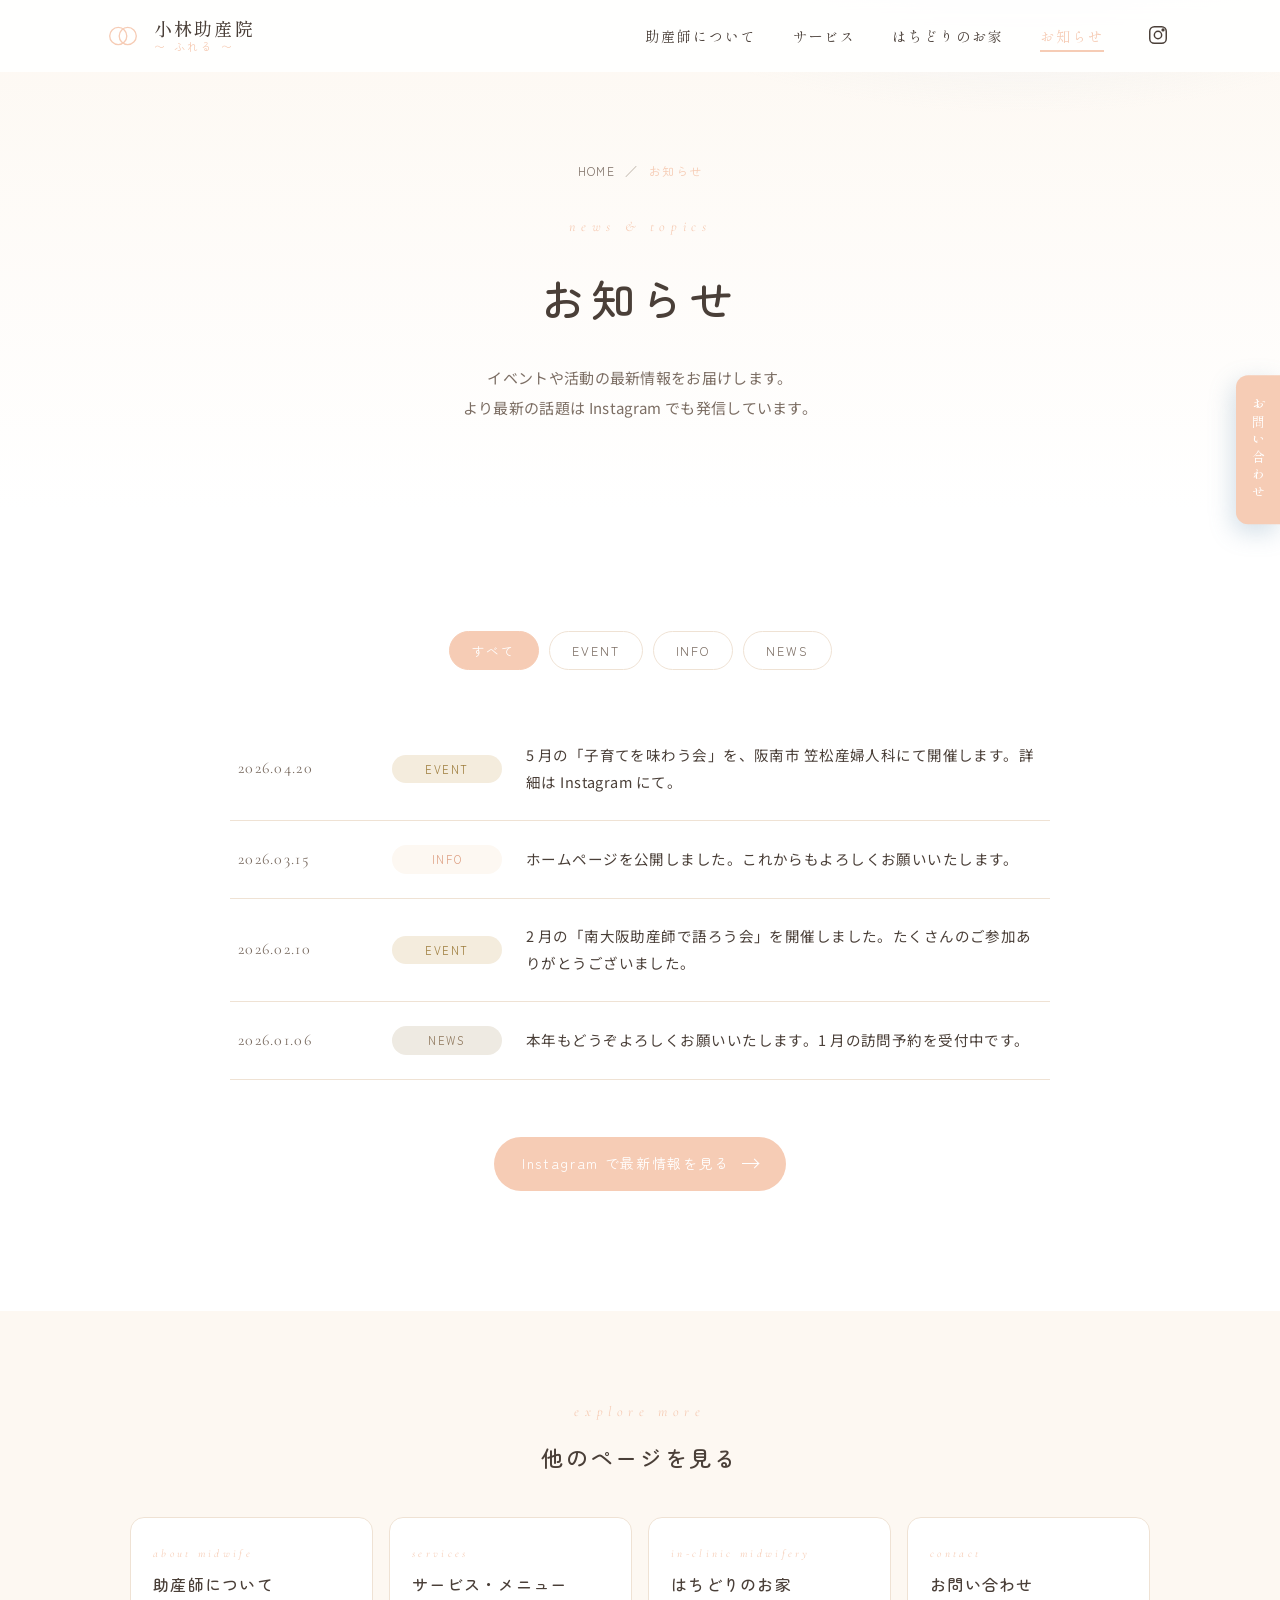
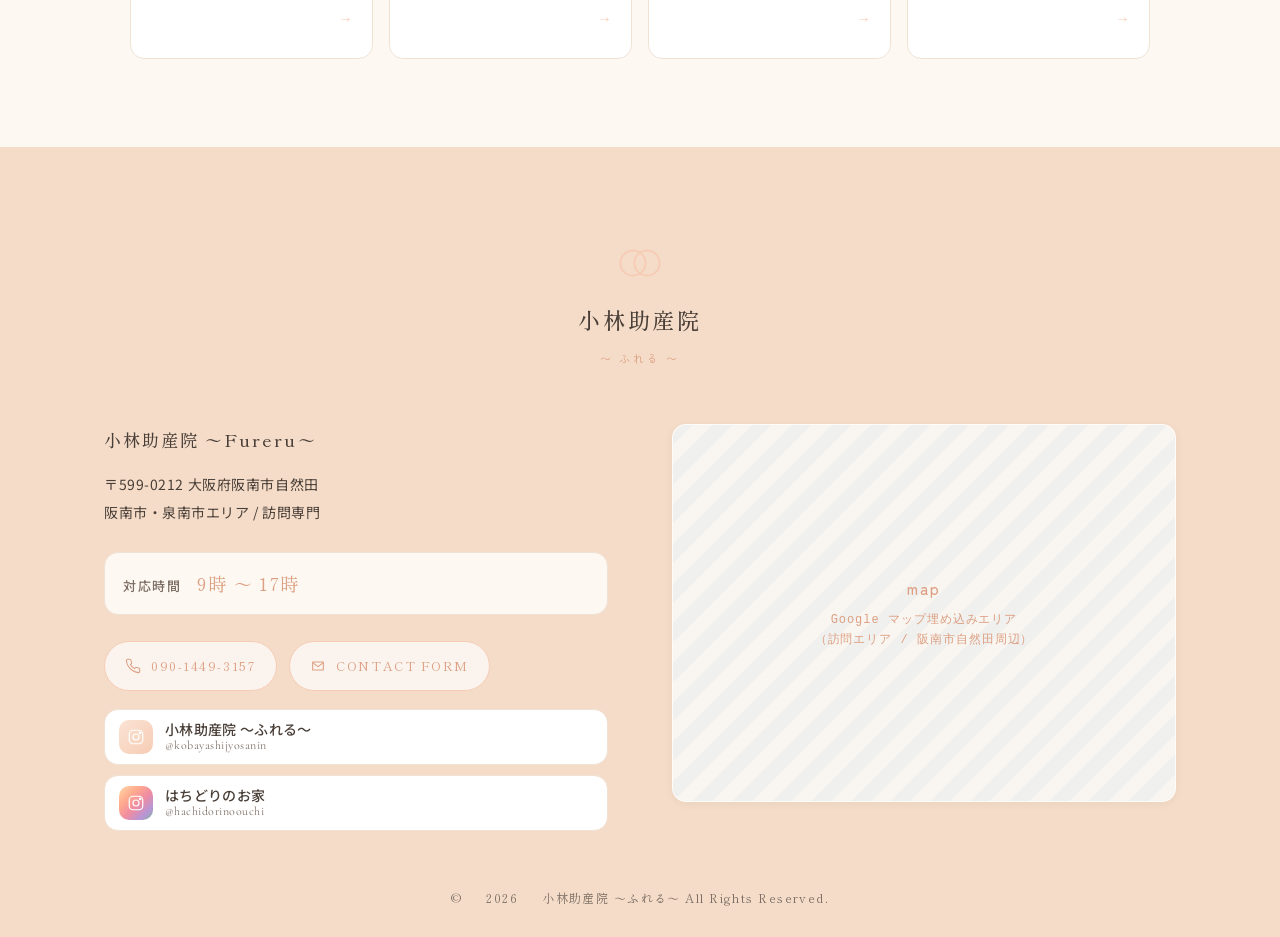
<file: news.html>
<!doctype html>
<html lang="ja">
<head>
  <meta charset="utf-8" />
  <meta name="viewport" content="width=device-width, initial-scale=1, viewport-fit=cover" />
  <title>お知らせ｜小林助産院〜ふれる〜</title>
  <meta name="description" content="小林助産院〜ふれる〜からのお知らせ・イベント情報・最新トピックス。" />
  <meta name="theme-color" content="#FFFFFF" />
  <link rel="preconnect" href="https://fonts.googleapis.com" />
  <link rel="preconnect" href="https://fonts.gstatic.com" crossorigin />
  <link href="https://fonts.googleapis.com/css2?family=Zen+Maru+Gothic:wght@400;500;700&family=Shippori+Mincho:wght@400;500;600&family=Noto+Sans+JP:wght@400;500;700&family=Cormorant+Garamond:ital,wght@0,400;0,500;1,400;1,500&display=swap" rel="stylesheet" />
  <link rel="stylesheet" href="css/style.css" />
  <style>
    .news-filter {
      display: flex;
      flex-wrap: wrap;
      justify-content: center;
      gap: 10px;
      margin: 0 auto 48px;
      max-width: 820px;
    }
    .news-filter button {
      font-family: var(--font-heading);
      font-size: 12.5px;
      letter-spacing: .15em;
      padding: 9px 22px;
      border-radius: var(--radius-pill);
      border: 1px solid var(--color-line);
      background: var(--color-white);
      color: var(--color-text-mid);
      cursor: pointer;
      transition: background .2s ease, color .2s ease, border-color .2s ease;
    }
    .news-filter button:hover { border-color: var(--color-primary-light); color: var(--color-primary-dark); }
    .news-filter button.is-active {
      background: var(--color-primary);
      color: var(--color-white);
      border-color: var(--color-primary);
    }
    .news-empty {
      text-align: center;
      padding: 64px 20px;
      color: var(--color-text-soft);
      font-size: 14px;
      letter-spacing: .08em;
    }
  </style>
</head>
<body>

  <header class="site-header" role="banner">
    <div class="header-inner">
      <a href="index.html" class="brand" aria-label="小林助産院 ふれる トップへ">
        <span class="brand-mark" aria-hidden="true">
          <svg viewBox="0 0 40 40" fill="none" stroke="currentColor" stroke-width="1.4" stroke-linecap="round" stroke-linejoin="round">
            <circle cx="15" cy="20" r="9" />
            <circle cx="25" cy="20" r="9" />
          </svg>
        </span>
        <span class="brand-text">
          <span class="brand-name">小林助産院</span>
          <span class="brand-tag">〜 ふれる 〜</span>
        </span>
      </a>
      <nav aria-label="グローバル">
        <ul class="nav-list">
          <li><a href="about.html">助産師について</a></li>
          <li><a href="services.html">サービス</a></li>
          <li><a href="hachidori.html">はちどりのお家</a></li>
          <li><a href="news.html" class="is-active" aria-current="page">お知らせ</a></li>
          <li>
            <a href="https://www.instagram.com/kobayashijyosanin" class="nav-cta" target="_blank" rel="noopener noreferrer" aria-label="Instagram">
              <svg viewBox="0 0 24 24" fill="none" stroke="currentColor" stroke-width="1.6" stroke-linecap="round" stroke-linejoin="round" aria-hidden="true">
                <rect x="3" y="3" width="18" height="18" rx="5" />
                <circle cx="12" cy="12" r="4" />
                <circle cx="17.5" cy="6.5" r="1" fill="currentColor" />
              </svg>
            </a>
          </li>
        </ul>
      </nav>
      <button class="hamburger" aria-label="メニューを開く" aria-expanded="false" type="button">
        <span></span><span></span><span></span>
      </button>
    </div>
  </header>

  <!-- ========== FLOATING CONTACT BUTTON ========== -->
  <a href="contact.html" class="fab-contact" aria-label="お問い合わせ">
    <span class="fab-icon" aria-hidden="true">
      <svg viewBox="0 0 24 24" fill="none" stroke="currentColor" stroke-width="1.6" stroke-linecap="round" stroke-linejoin="round">
        <path d="M4 6h16v12H4z" />
        <path d="M4 7l8 6 8-6" />
      </svg>
    </span>
    <span>お問い合わせ</span>
  </a>

  <main>

    <!-- ========== PAGE HERO ========== -->
    <section class="page-hero">
      <div class="container">
        <ol class="breadcrumb">
          <li><a href="index.html">HOME</a></li>
          <li aria-current="page">お知らせ</li>
        </ol>
        <p class="page-hero__en">news &amp; topics</p>
        <h1 class="page-hero__title">お知らせ</h1>
        <p class="page-hero__lead">
          イベントや活動の最新情報をお届けします。<br />
          より最新の話題は Instagram でも発信しています。
        </p>
      </div>
    </section>


    <!-- ========== NEWS LIST ========== -->
    <section class="section" aria-label="お知らせ一覧">
      <div class="container">

        <div class="news-filter fade-in" role="tablist" aria-label="タグで絞り込み">
          <button class="is-active" data-filter="all" type="button">すべて</button>
          <button data-filter="event" type="button">EVENT</button>
          <button data-filter="info" type="button">INFO</button>
          <button data-filter="news" type="button">NEWS</button>
        </div>

        <ul class="news-list fade-in" id="news-list">
          <li class="news-item" data-tag="event">
            <span class="news-date">2026.04.20</span>
            <span class="news-tag news-tag--event">EVENT</span>
            <span class="news-text">5 月の「子育てを味わう会」を、阪南市 笠松産婦人科にて開催します。詳細は Instagram にて。</span>
          </li>
          <li class="news-item" data-tag="info">
            <span class="news-date">2026.03.15</span>
            <span class="news-tag news-tag--info">INFO</span>
            <span class="news-text">ホームページを公開しました。これからもよろしくお願いいたします。</span>
          </li>
          <li class="news-item" data-tag="event">
            <span class="news-date">2026.02.10</span>
            <span class="news-tag news-tag--event">EVENT</span>
            <span class="news-text">2 月の「南大阪助産師で語ろう会」を開催しました。たくさんのご参加ありがとうございました。</span>
          </li>
          <li class="news-item" data-tag="news">
            <span class="news-date">2026.01.06</span>
            <span class="news-tag news-tag--news">NEWS</span>
            <span class="news-text">本年もどうぞよろしくお願いいたします。1 月の訪問予約を受付中です。</span>
          </li>
        </ul>

        <p class="news-empty" id="news-empty" style="display: none;">
          該当するお知らせはありません。
        </p>

        <div class="section-foot fade-in" style="margin-top: 56px;">
          <a class="hachidori-cta" href="https://www.instagram.com/kobayashijyosanin" target="_blank" rel="noopener noreferrer" style="background: var(--color-primary);">
            <span>Instagram で最新情報を見る</span>
            <span class="arrow" aria-hidden="true" style="position: relative; width: 16px; height: 10px;">
              <span style="position:absolute;inset:0 0 50%;border-bottom:1.5px solid currentColor;"></span>
              <span style="position:absolute;right:0;top:1px;width:7px;height:7px;border-top:1.5px solid currentColor;border-right:1.5px solid currentColor;transform:rotate(45deg);"></span>
            </span>
          </a>
        </div>
      </div>
    </section>

  </main>


  <!-- ========== RELATED NAV ========== -->
  <section class="related-nav">
    <div class="container">
      <header class="related-nav__head fade-in">
        <span class="section-head__en">explore more</span>
        <h2>他のページを見る</h2>
      </header>
      <div class="related-nav__grid fade-in">
        <a class="related-card" href="about.html">
          <span class="related-card__en">about midwife</span>
          <span class="related-card__ja">助産師について</span>
          <span class="related-card__arrow">→</span>
        </a>
        <a class="related-card" href="services.html">
          <span class="related-card__en">services</span>
          <span class="related-card__ja">サービス・メニュー</span>
          <span class="related-card__arrow">→</span>
        </a>
        <a class="related-card" href="hachidori.html">
          <span class="related-card__en">in-clinic midwifery</span>
          <span class="related-card__ja">はちどりのお家</span>
          <span class="related-card__arrow">→</span>
        </a>
        <a class="related-card" href="contact.html">
          <span class="related-card__en">contact</span>
          <span class="related-card__ja">お問い合わせ</span>
          <span class="related-card__arrow">→</span>
        </a>
      </div>
    </div>
  </section>


  <!-- ========== FOOTER ========== -->
  <footer class="site-footer">
    <div class="container">
      <div class="footer-brand-center">
        <span class="brand-mark" aria-hidden="true">
          <svg viewBox="0 0 40 40" fill="none" stroke="currentColor" stroke-width="1.4" stroke-linecap="round">
            <circle cx="15" cy="20" r="9" />
            <circle cx="25" cy="20" r="9" />
          </svg>
        </span>
        <span class="brand-name">小林助産院</span>
        <span class="brand-tag">〜 ふれる 〜</span>
      </div>

      <div class="footer-grid">
        <div class="footer-info">
          <h4>小林助産院 〜Fureru〜</h4>
          <p class="footer-address">
            〒599-0212 大阪府阪南市自然田<br />
            阪南市・泉南市エリア / 訪問専門
          </p>

          <p class="footer-hours-simple">
            <span class="footer-hours-label">対応時間</span>
            <span class="footer-hours-value">9時 〜 17時</span>
          </p>

          <div class="footer-actions">
            <a class="footer-btn" href="tel:09014493157">
              <svg viewBox="0 0 24 24" fill="none" stroke="currentColor" stroke-width="1.6" stroke-linecap="round" stroke-linejoin="round" aria-hidden="true"><path d="M22 16.92v3a2 2 0 0 1-2.18 2 19.8 19.8 0 0 1-8.63-3.07 19.5 19.5 0 0 1-6-6A19.8 19.8 0 0 1 2.12 4.18 2 2 0 0 1 4.11 2h3a2 2 0 0 1 2 1.72c.13.96.37 1.9.72 2.81a2 2 0 0 1-.45 2.11L8.09 9.91a16 16 0 0 0 6 6l1.27-1.27a2 2 0 0 1 2.11-.45c.91.35 1.85.59 2.81.72A2 2 0 0 1 22 16.92z"/></svg>
              <span>090-1449-3157</span>
            </a>
            <a class="footer-btn" href="contact.html">
              <svg viewBox="0 0 24 24" fill="none" stroke="currentColor" stroke-width="1.6" stroke-linecap="round" stroke-linejoin="round" aria-hidden="true"><path d="M4 6h16v12H4z"/><path d="M4 7l8 6 8-6"/></svg>
              <span>CONTACT FORM</span>
            </a>
          </div>

          <ul class="footer-sns" aria-label="SNS">
            <li>
              <a class="footer-sns__link" href="https://www.instagram.com/kobayashijyosanin" target="_blank" rel="noopener noreferrer" aria-label="Instagram（小林助産院）">
                <span class="footer-sns__icon" aria-hidden="true">
                  <svg viewBox="0 0 24 24" fill="none" stroke="currentColor" stroke-width="1.6" stroke-linecap="round" stroke-linejoin="round"><rect x="3" y="3" width="18" height="18" rx="5"/><circle cx="12" cy="12" r="4"/><circle cx="17.5" cy="6.5" r="1" fill="currentColor"/></svg>
                </span>
                <span class="footer-sns__text">
                  <span class="footer-sns__name">小林助産院 〜ふれる〜</span>
                  <span class="footer-sns__handle">@kobayashijyosanin</span>
                </span>
              </a>
            </li>
            <li>
              <a class="footer-sns__link footer-sns__link--hachidori" href="https://www.instagram.com/hachidorinoouchi/" target="_blank" rel="noopener noreferrer" aria-label="Instagram（はちどりのお家）">
                <span class="footer-sns__icon" aria-hidden="true">
                  <svg viewBox="0 0 24 24" fill="none" stroke="currentColor" stroke-width="1.6" stroke-linecap="round" stroke-linejoin="round"><rect x="3" y="3" width="18" height="18" rx="5"/><circle cx="12" cy="12" r="4"/><circle cx="17.5" cy="6.5" r="1" fill="currentColor"/></svg>
                </span>
                <span class="footer-sns__text">
                  <span class="footer-sns__name">はちどりのお家</span>
                  <span class="footer-sns__handle">@hachidorinoouchi</span>
                </span>
              </a>
            </li>
          </ul>
        </div>

        <div class="footer-map" aria-label="地図">
          <div class="img-placeholder">
            <div>
              <strong>map</strong>
              Google マップ埋め込みエリア<br />
              （訪問エリア / 阪南市自然田周辺）
            </div>
          </div>
        </div>
      </div>

      <div class="footer-bottom">
        © <span data-year>2026</span> 小林助産院 〜ふれる〜 All Rights Reserved.
      </div>
    </div>
  </footer>

  <script src="js/main.js"></script>
  <script>
    // News tag filter
    (function () {
      const filterBtns = document.querySelectorAll('.news-filter button');
      const items = document.querySelectorAll('#news-list .news-item');
      const empty = document.getElementById('news-empty');
      filterBtns.forEach((btn) => {
        btn.addEventListener('click', () => {
          filterBtns.forEach((b) => b.classList.remove('is-active'));
          btn.classList.add('is-active');
          const filter = btn.dataset.filter;
          let visible = 0;
          items.forEach((it) => {
            const show = filter === 'all' || it.dataset.tag === filter;
            it.style.display = show ? '' : 'none';
            if (show) visible++;
          });
          empty.style.display = visible === 0 ? 'block' : 'none';
        });
      });
    })();
  </script>
</body>
</html>
</file>
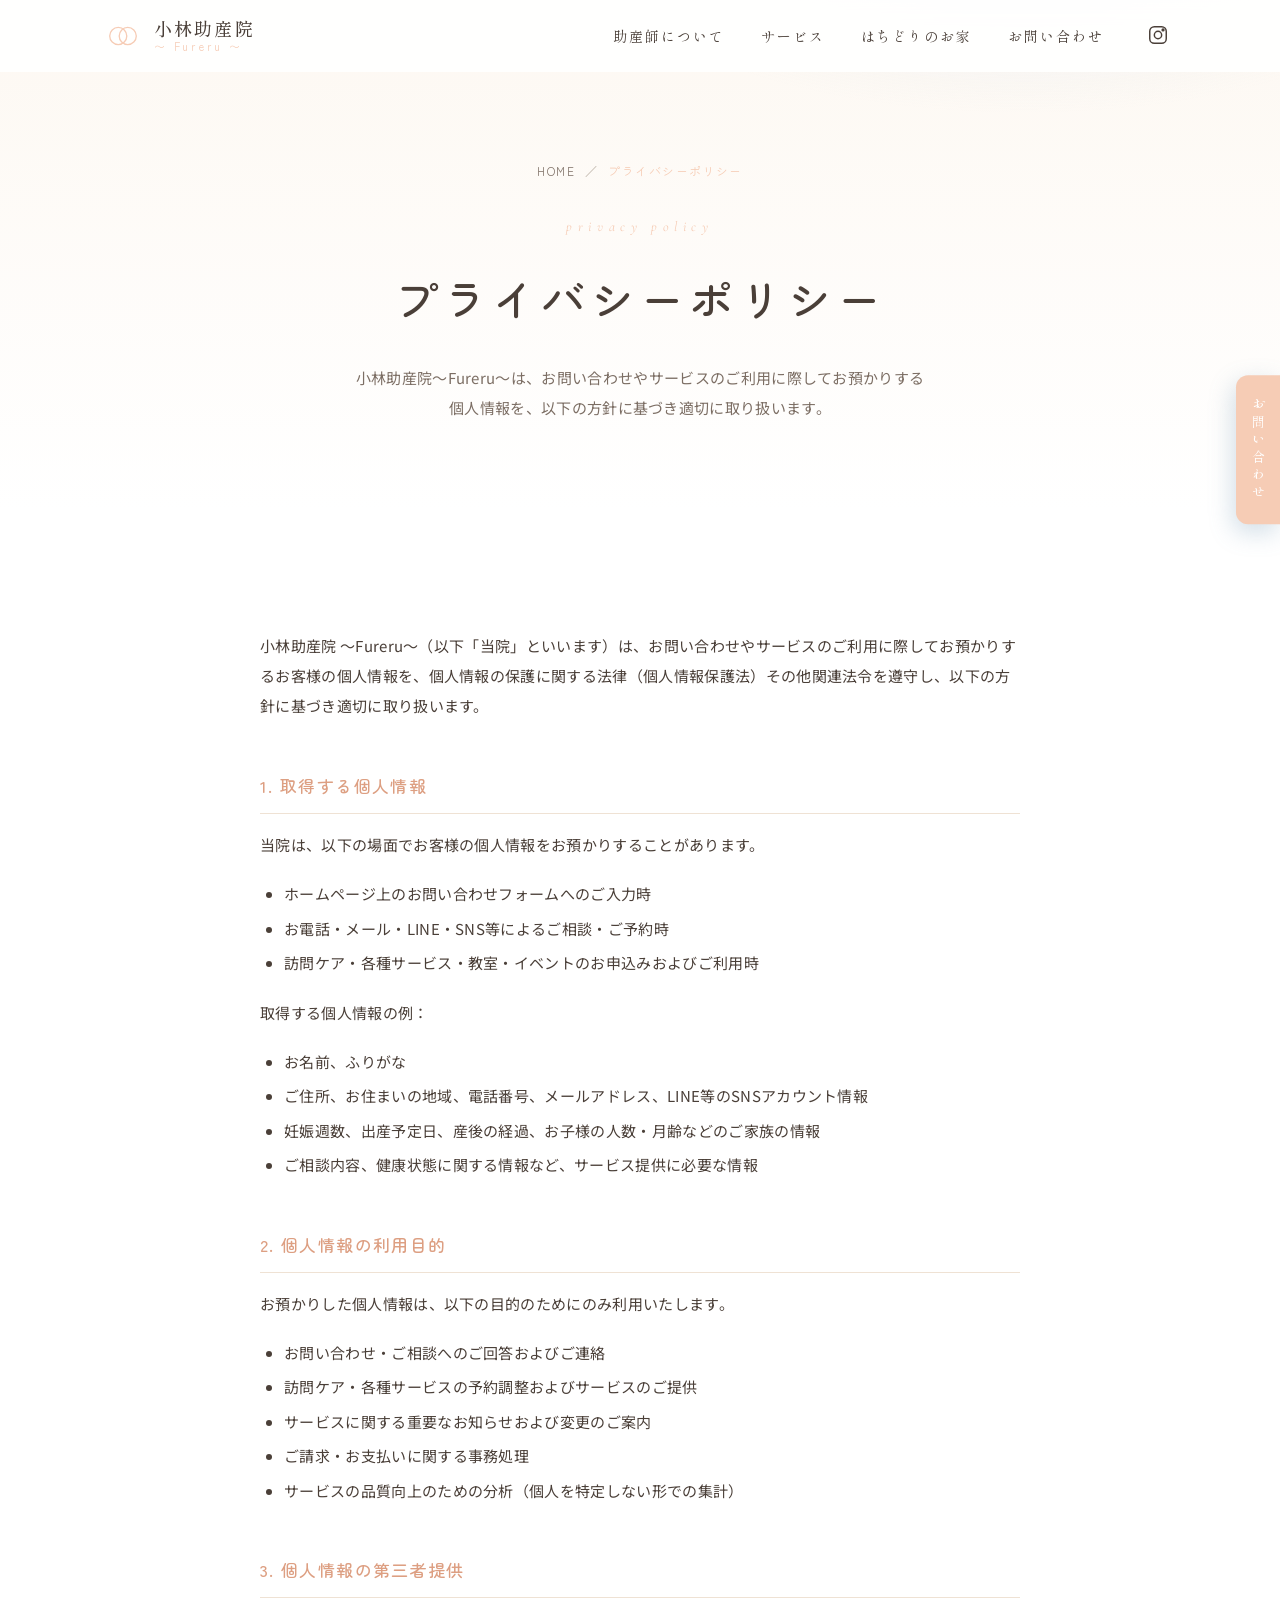
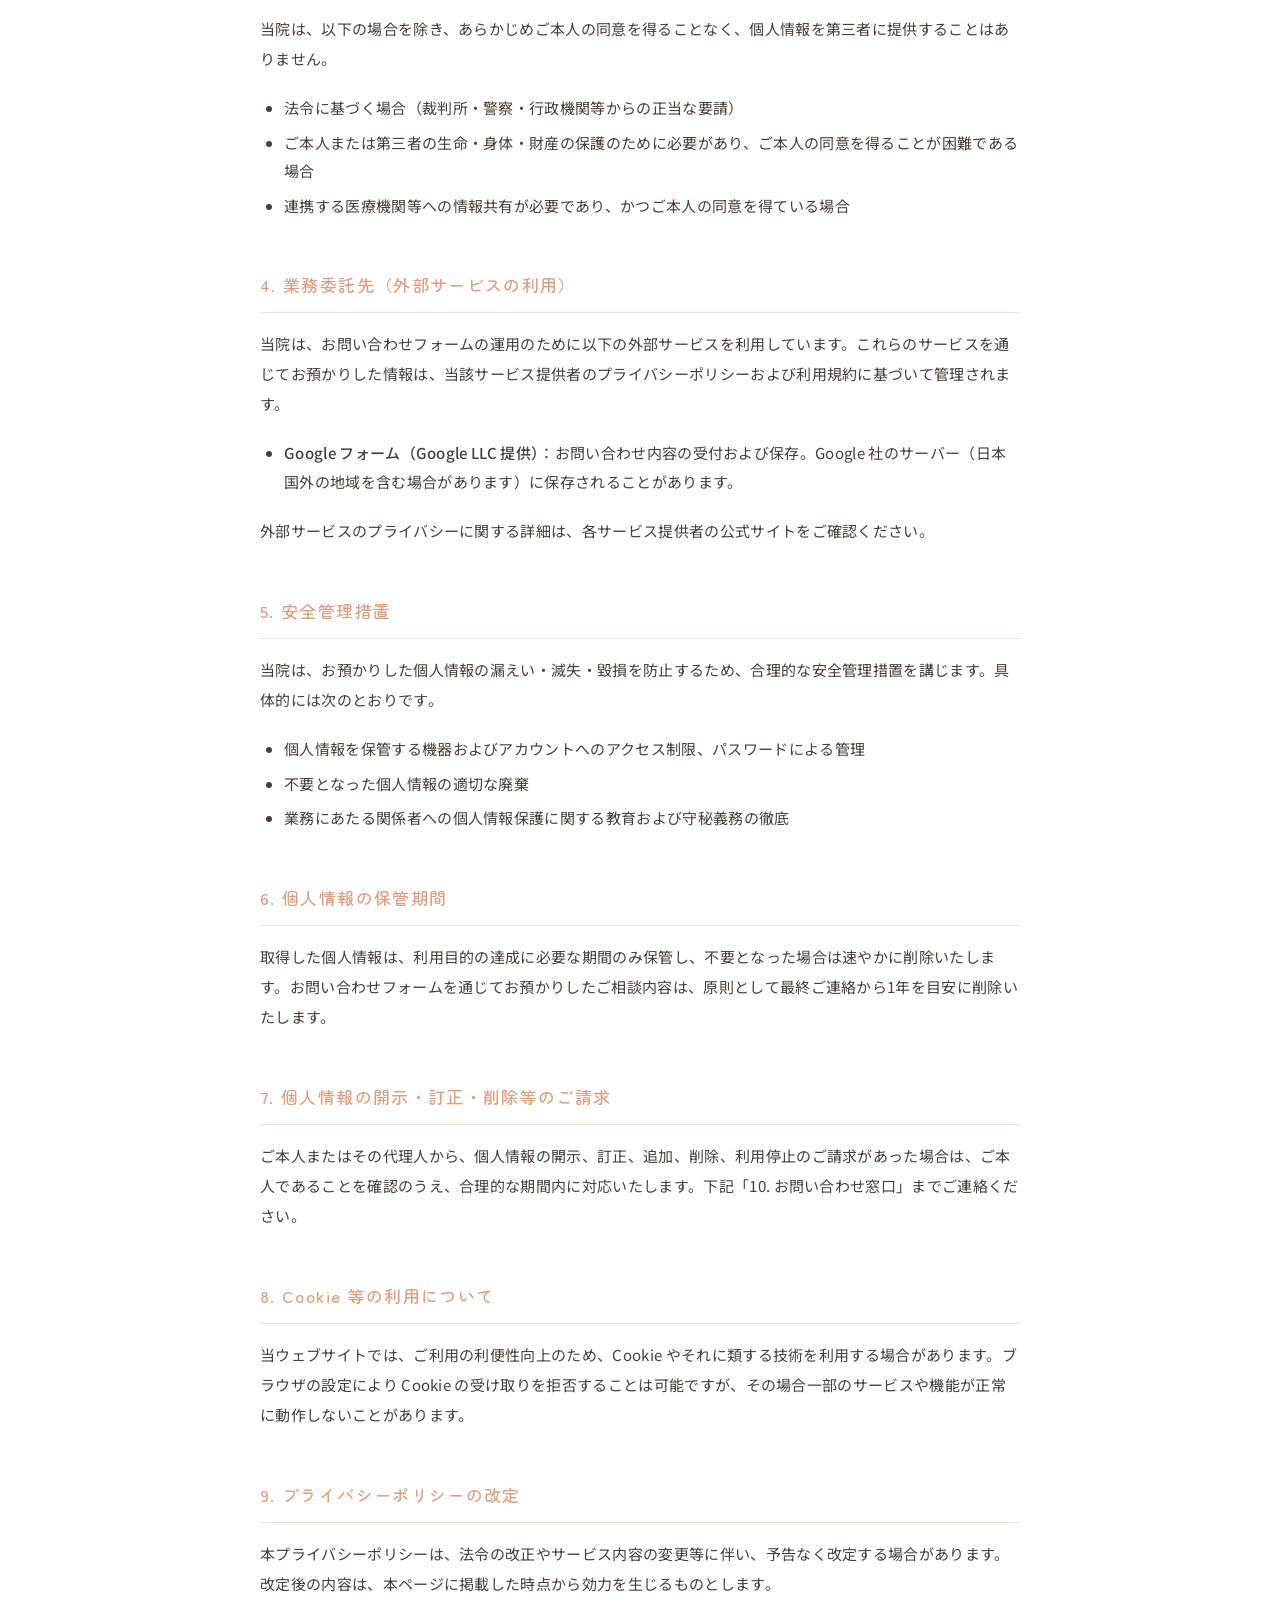
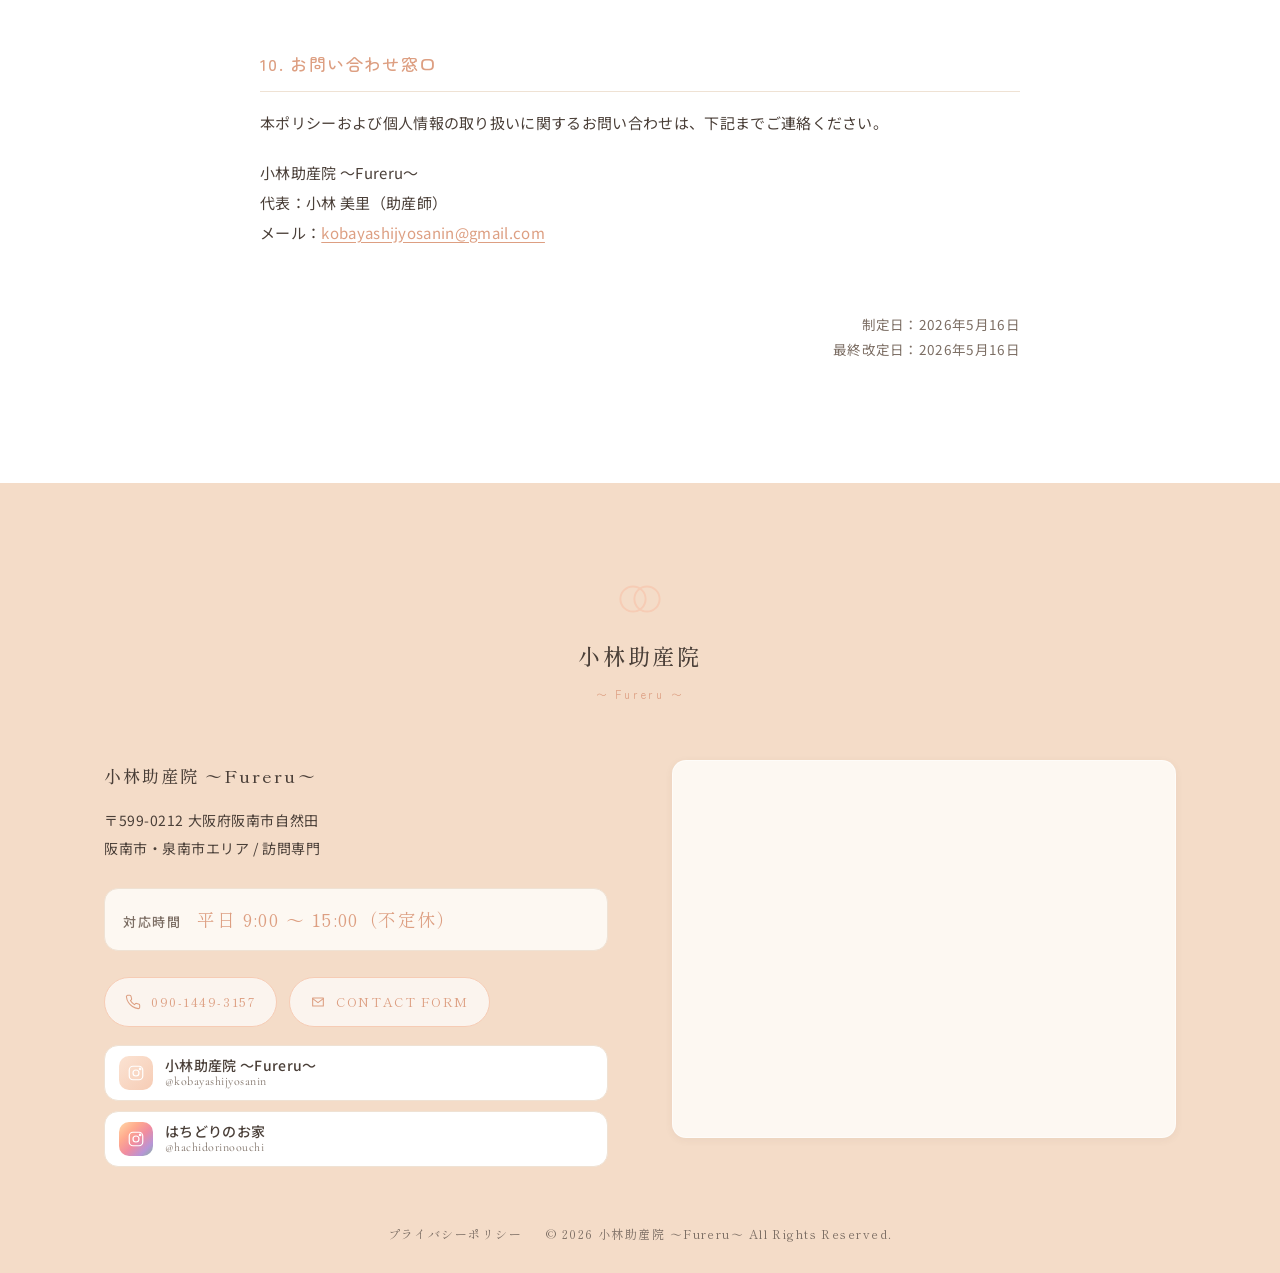
<file: privacy.html>
<!doctype html>
<html lang="ja">
<head>
  <meta charset="utf-8" />
  <meta name="viewport" content="width=device-width, initial-scale=1, viewport-fit=cover" />
  <title>プライバシーポリシー｜小林助産院〜Fureru〜</title>
  <meta name="description" content="小林助産院〜Fureru〜のプライバシーポリシー。お問い合わせやサービス利用時にお預かりする個人情報の取り扱いについてご案内します。" />
  <!-- ===== OGP / SNSシェア ===== -->
  <meta property="og:type" content="website" />
  <meta property="og:site_name" content="小林助産院 〜Fureru〜" />
  <meta property="og:locale" content="ja_JP" />
  <meta property="og:title" content="プライバシーポリシー｜小林助産院〜Fureru〜" />
  <meta property="og:description" content="小林助産院〜Fureru〜のプライバシーポリシー。お問い合わせやサービス利用時にお預かりする個人情報の取り扱いについてご案内します。" />
  <meta property="og:url" content="https://YOUR-DOMAIN/privacy.html" />
  <meta property="og:image" content="https://YOUR-DOMAIN/images/about-section.jpg" />
  <meta property="og:image:alt" content="小林助産院 〜Fureru〜" />
  <meta name="twitter:card" content="summary_large_image" />
  <meta name="twitter:title" content="プライバシーポリシー｜小林助産院〜Fureru〜" />
  <meta name="twitter:description" content="小林助産院〜Fureru〜のプライバシーポリシー。お問い合わせやサービス利用時にお預かりする個人情報の取り扱いについてご案内します。" />
  <meta name="twitter:image" content="https://YOUR-DOMAIN/images/about-section.jpg" />
  <meta name="theme-color" content="#FFFFFF" />
  <link rel="preconnect" href="https://fonts.googleapis.com" />
  <link rel="preconnect" href="https://fonts.gstatic.com" crossorigin />
  <link href="https://fonts.googleapis.com/css2?family=Zen+Maru+Gothic:wght@400;500;700&family=Shippori+Mincho:wght@400;500;600&family=Noto+Sans+JP:wght@400;500;700&family=Cormorant+Garamond:ital,wght@0,400;0,500;1,400;1,500&display=swap" rel="stylesheet" />
  <link rel="stylesheet" href="css/style.css" />
  <style>
    .policy {
      max-width: 760px;
      margin: 0 auto;
      font-size: 15px;
      line-height: 2;
      color: var(--color-text);
    }
    .policy > p {
      margin: 0 0 20px;
    }
    .policy h2 {
      font-family: var(--font-heading);
      font-size: 17px;
      letter-spacing: .08em;
      margin: 48px 0 16px;
      color: var(--color-primary-dark);
      padding-bottom: 10px;
      border-bottom: 1px solid var(--color-line);
      font-weight: 500;
    }
    .policy ul {
      margin: 0 0 20px;
      padding-left: 24px;
    }
    .policy ul li {
      margin-bottom: 6px;
      line-height: 1.9;
    }
    .policy .effective-date {
      text-align: right;
      font-size: 13.5px;
      color: var(--color-text-mid);
      margin: 64px 0 0;
      line-height: 1.9;
    }
    .policy strong {
      color: var(--color-text);
      font-weight: 500;
    }
    .policy a {
      color: var(--color-primary-dark);
      text-decoration: underline;
      text-underline-offset: 3px;
    }
    .policy a:hover {
      opacity: .7;
    }
  </style>
</head>
<body>

  <header class="site-header" role="banner">
    <div class="header-inner">
      <a href="index.html" class="brand" aria-label="小林助産院 Fureru トップへ">
        <span class="brand-mark" aria-hidden="true">
          <svg viewBox="0 0 40 40" fill="none" stroke="currentColor" stroke-width="1.4" stroke-linecap="round" stroke-linejoin="round">
            <circle cx="15" cy="20" r="9" />
            <circle cx="25" cy="20" r="9" />
          </svg>
        </span>
        <span class="brand-text">
          <span class="brand-name">小林助産院</span>
          <span class="brand-tag">〜 Fureru 〜</span>
        </span>
      </a>
      <nav aria-label="グローバル">
        <ul class="nav-list">
          <li><a href="about.html">助産師について</a></li>
          <li><a href="services.html">サービス</a></li>
          <li><a href="hachidori.html">はちどりのお家</a></li>
          <li><a href="contact.html">お問い合わせ</a></li>
          <li>
            <a href="https://www.instagram.com/kobayashijyosanin" class="nav-cta" target="_blank" rel="noopener noreferrer" aria-label="Instagram">
              <svg viewBox="0 0 24 24" fill="none" stroke="currentColor" stroke-width="1.6" stroke-linecap="round" stroke-linejoin="round" aria-hidden="true">
                <rect x="3" y="3" width="18" height="18" rx="5" />
                <circle cx="12" cy="12" r="4" />
                <circle cx="17.5" cy="6.5" r="1" fill="currentColor" />
              </svg>
            </a>
          </li>
        </ul>
      </nav>
      <button class="hamburger" aria-label="メニューを開く" aria-expanded="false" type="button">
        <span></span><span></span><span></span>
      </button>
    </div>
  </header>

  <!-- ========== FLOATING CONTACT BUTTON ========== -->
  <a href="contact.html" class="fab-contact" aria-label="お問い合わせ">
    <span class="fab-icon" aria-hidden="true">
      <svg viewBox="0 0 24 24" fill="none" stroke="currentColor" stroke-width="1.6" stroke-linecap="round" stroke-linejoin="round">
        <path d="M4 6h16v12H4z" />
        <path d="M4 7l8 6 8-6" />
      </svg>
    </span>
    <span>お問い合わせ</span>
  </a>

  <main>

    <!-- ========== PAGE HERO ========== -->
    <section class="page-hero">
      <div class="container">
        <ol class="breadcrumb">
          <li><a href="index.html">HOME</a></li>
          <li aria-current="page">プライバシーポリシー</li>
        </ol>
        <p class="page-hero__en">privacy policy</p>
        <h1 class="page-hero__title">プライバシーポリシー</h1>
        <p class="page-hero__lead">
          小林助産院〜Fureru〜は、お問い合わせやサービスのご利用に際してお預かりする<br />
          個人情報を、以下の方針に基づき適切に取り扱います。
        </p>
      </div>
    </section>


    <!-- ========== POLICY ========== -->
    <section class="section" aria-label="プライバシーポリシー本文">
      <div class="container">
        <div class="policy fade-in">

          <p>
            小林助産院 〜Fureru〜（以下「当院」といいます）は、お問い合わせやサービスのご利用に際してお預かりするお客様の個人情報を、個人情報の保護に関する法律（個人情報保護法）その他関連法令を遵守し、以下の方針に基づき適切に取り扱います。
          </p>

          <h2>1. 取得する個人情報</h2>
          <p>当院は、以下の場面でお客様の個人情報をお預かりすることがあります。</p>
          <ul>
            <li>ホームページ上のお問い合わせフォームへのご入力時</li>
            <li>お電話・メール・LINE・SNS等によるご相談・ご予約時</li>
            <li>訪問ケア・各種サービス・教室・イベントのお申込みおよびご利用時</li>
          </ul>
          <p>取得する個人情報の例：</p>
          <ul>
            <li>お名前、ふりがな</li>
            <li>ご住所、お住まいの地域、電話番号、メールアドレス、LINE等のSNSアカウント情報</li>
            <li>妊娠週数、出産予定日、産後の経過、お子様の人数・月齢などのご家族の情報</li>
            <li>ご相談内容、健康状態に関する情報など、サービス提供に必要な情報</li>
          </ul>

          <h2>2. 個人情報の利用目的</h2>
          <p>お預かりした個人情報は、以下の目的のためにのみ利用いたします。</p>
          <ul>
            <li>お問い合わせ・ご相談へのご回答およびご連絡</li>
            <li>訪問ケア・各種サービスの予約調整およびサービスのご提供</li>
            <li>サービスに関する重要なお知らせおよび変更のご案内</li>
            <li>ご請求・お支払いに関する事務処理</li>
            <li>サービスの品質向上のための分析（個人を特定しない形での集計）</li>
          </ul>

          <h2>3. 個人情報の第三者提供</h2>
          <p>当院は、以下の場合を除き、あらかじめご本人の同意を得ることなく、個人情報を第三者に提供することはありません。</p>
          <ul>
            <li>法令に基づく場合（裁判所・警察・行政機関等からの正当な要請）</li>
            <li>ご本人または第三者の生命・身体・財産の保護のために必要があり、ご本人の同意を得ることが困難である場合</li>
            <li>連携する医療機関等への情報共有が必要であり、かつご本人の同意を得ている場合</li>
          </ul>

          <h2>4. 業務委託先（外部サービスの利用）</h2>
          <p>当院は、お問い合わせフォームの運用のために以下の外部サービスを利用しています。これらのサービスを通じてお預かりした情報は、当該サービス提供者のプライバシーポリシーおよび利用規約に基づいて管理されます。</p>
          <ul>
            <li><strong>Google フォーム（Google LLC 提供）</strong>：お問い合わせ内容の受付および保存。Google 社のサーバー（日本国外の地域を含む場合があります）に保存されることがあります。</li>
          </ul>
          <p>外部サービスのプライバシーに関する詳細は、各サービス提供者の公式サイトをご確認ください。</p>

          <h2>5. 安全管理措置</h2>
          <p>当院は、お預かりした個人情報の漏えい・滅失・毀損を防止するため、合理的な安全管理措置を講じます。具体的には次のとおりです。</p>
          <ul>
            <li>個人情報を保管する機器およびアカウントへのアクセス制限、パスワードによる管理</li>
            <li>不要となった個人情報の適切な廃棄</li>
            <li>業務にあたる関係者への個人情報保護に関する教育および守秘義務の徹底</li>
          </ul>

          <h2>6. 個人情報の保管期間</h2>
          <p>取得した個人情報は、利用目的の達成に必要な期間のみ保管し、不要となった場合は速やかに削除いたします。お問い合わせフォームを通じてお預かりしたご相談内容は、原則として最終ご連絡から1年を目安に削除いたします。</p>

          <h2>7. 個人情報の開示・訂正・削除等のご請求</h2>
          <p>ご本人またはその代理人から、個人情報の開示、訂正、追加、削除、利用停止のご請求があった場合は、ご本人であることを確認のうえ、合理的な期間内に対応いたします。下記「10. お問い合わせ窓口」までご連絡ください。</p>

          <h2>8. Cookie 等の利用について</h2>
          <p>当ウェブサイトでは、ご利用の利便性向上のため、Cookie やそれに類する技術を利用する場合があります。ブラウザの設定により Cookie の受け取りを拒否することは可能ですが、その場合一部のサービスや機能が正常に動作しないことがあります。</p>

          <h2>9. プライバシーポリシーの改定</h2>
          <p>本プライバシーポリシーは、法令の改正やサービス内容の変更等に伴い、予告なく改定する場合があります。改定後の内容は、本ページに掲載した時点から効力を生じるものとします。</p>

          <h2>10. お問い合わせ窓口</h2>
          <p>本ポリシーおよび個人情報の取り扱いに関するお問い合わせは、下記までご連絡ください。</p>
          <p>
            小林助産院 〜Fureru〜<br />
            代表：小林 美里（助産師）<br />
            メール：<a href="mailto:kobayashijyosanin@gmail.com">kobayashijyosanin@gmail.com</a>
          </p>

          <p class="effective-date">
            制定日：2026年5月16日<br />
            最終改定日：2026年5月16日
          </p>

        </div>
      </div>
    </section>

  </main>


  <!-- ========== FOOTER ========== -->
  <footer class="site-footer">
    <div class="container">
      <div class="footer-brand-center">
        <span class="brand-mark" aria-hidden="true">
          <svg viewBox="0 0 40 40" fill="none" stroke="currentColor" stroke-width="1.4" stroke-linecap="round">
            <circle cx="15" cy="20" r="9" />
            <circle cx="25" cy="20" r="9" />
          </svg>
        </span>
        <span class="brand-name">小林助産院</span>
        <span class="brand-tag">〜 Fureru 〜</span>
      </div>

      <div class="footer-grid">
        <div class="footer-info">
          <h4>小林助産院 〜Fureru〜</h4>
          <p class="footer-address">
            〒599-0212 大阪府阪南市自然田<br />
            阪南市・泉南市エリア / 訪問専門
          </p>

          <p class="footer-hours-simple">
            <span class="footer-hours-label">対応時間</span>
            <span class="footer-hours-value">平日 9:00 〜 15:00（不定休）</span>
          </p>

          <div class="footer-actions">
            <a class="footer-btn" href="tel:09014493157">
              <svg viewBox="0 0 24 24" fill="none" stroke="currentColor" stroke-width="1.6" stroke-linecap="round" stroke-linejoin="round" aria-hidden="true"><path d="M22 16.92v3a2 2 0 0 1-2.18 2 19.8 19.8 0 0 1-8.63-3.07 19.5 19.5 0 0 1-6-6A19.8 19.8 0 0 1 2.12 4.18 2 2 0 0 1 4.11 2h3a2 2 0 0 1 2 1.72c.13.96.37 1.9.72 2.81a2 2 0 0 1-.45 2.11L8.09 9.91a16 16 0 0 0 6 6l1.27-1.27a2 2 0 0 1 2.11-.45c.91.35 1.85.59 2.81.72A2 2 0 0 1 22 16.92z"/></svg>
              <span>090-1449-3157</span>
            </a>
            <a class="footer-btn" href="contact.html">
              <svg viewBox="0 0 24 24" fill="none" stroke="currentColor" stroke-width="1.6" stroke-linecap="round" stroke-linejoin="round" aria-hidden="true"><path d="M4 6h16v12H4z"/><path d="M4 7l8 6 8-6"/></svg>
              <span>CONTACT FORM</span>
            </a>
          </div>

          <ul class="footer-sns" aria-label="SNS">
            <li>
              <a class="footer-sns__link" href="https://www.instagram.com/kobayashijyosanin" target="_blank" rel="noopener noreferrer" aria-label="Instagram（小林助産院）">
                <span class="footer-sns__icon" aria-hidden="true">
                  <svg viewBox="0 0 24 24" fill="none" stroke="currentColor" stroke-width="1.6" stroke-linecap="round" stroke-linejoin="round"><rect x="3" y="3" width="18" height="18" rx="5"/><circle cx="12" cy="12" r="4"/><circle cx="17.5" cy="6.5" r="1" fill="currentColor"/></svg>
                </span>
                <span class="footer-sns__text">
                  <span class="footer-sns__name">小林助産院 〜Fureru〜</span>
                  <span class="footer-sns__handle">@kobayashijyosanin</span>
                </span>
              </a>
            </li>
            <li>
              <a class="footer-sns__link footer-sns__link--hachidori" href="https://www.instagram.com/hachidorinoouchi/" target="_blank" rel="noopener noreferrer" aria-label="Instagram（はちどりのお家）">
                <span class="footer-sns__icon" aria-hidden="true">
                  <svg viewBox="0 0 24 24" fill="none" stroke="currentColor" stroke-width="1.6" stroke-linecap="round" stroke-linejoin="round"><rect x="3" y="3" width="18" height="18" rx="5"/><circle cx="12" cy="12" r="4"/><circle cx="17.5" cy="6.5" r="1" fill="currentColor"/></svg>
                </span>
                <span class="footer-sns__text">
                  <span class="footer-sns__name">はちどりのお家</span>
                  <span class="footer-sns__handle">@hachidorinoouchi</span>
                </span>
              </a>
            </li>
          </ul>
        </div>

        <div class="footer-map" aria-label="地図">
          <iframe
            src="https://maps.google.com/maps?q=%E5%A4%A7%E9%98%AA%E5%BA%9C%E9%98%AA%E5%8D%97%E5%B8%82&t=&z=11&output=embed"
            title="訪問エリア地図（阪南市・泉南市）"
            loading="lazy"
            referrerpolicy="no-referrer-when-downgrade"
            allowfullscreen></iframe>
        </div>
      </div>

      <div class="footer-bottom">
        <a href="privacy.html">プライバシーポリシー</a>
        <span>© <span data-year>2026</span> 小林助産院 〜Fureru〜 All Rights Reserved.</span>
      </div>
    </div>
  </footer>

  <script src="js/main.js"></script>
</body>
</html>
</file>
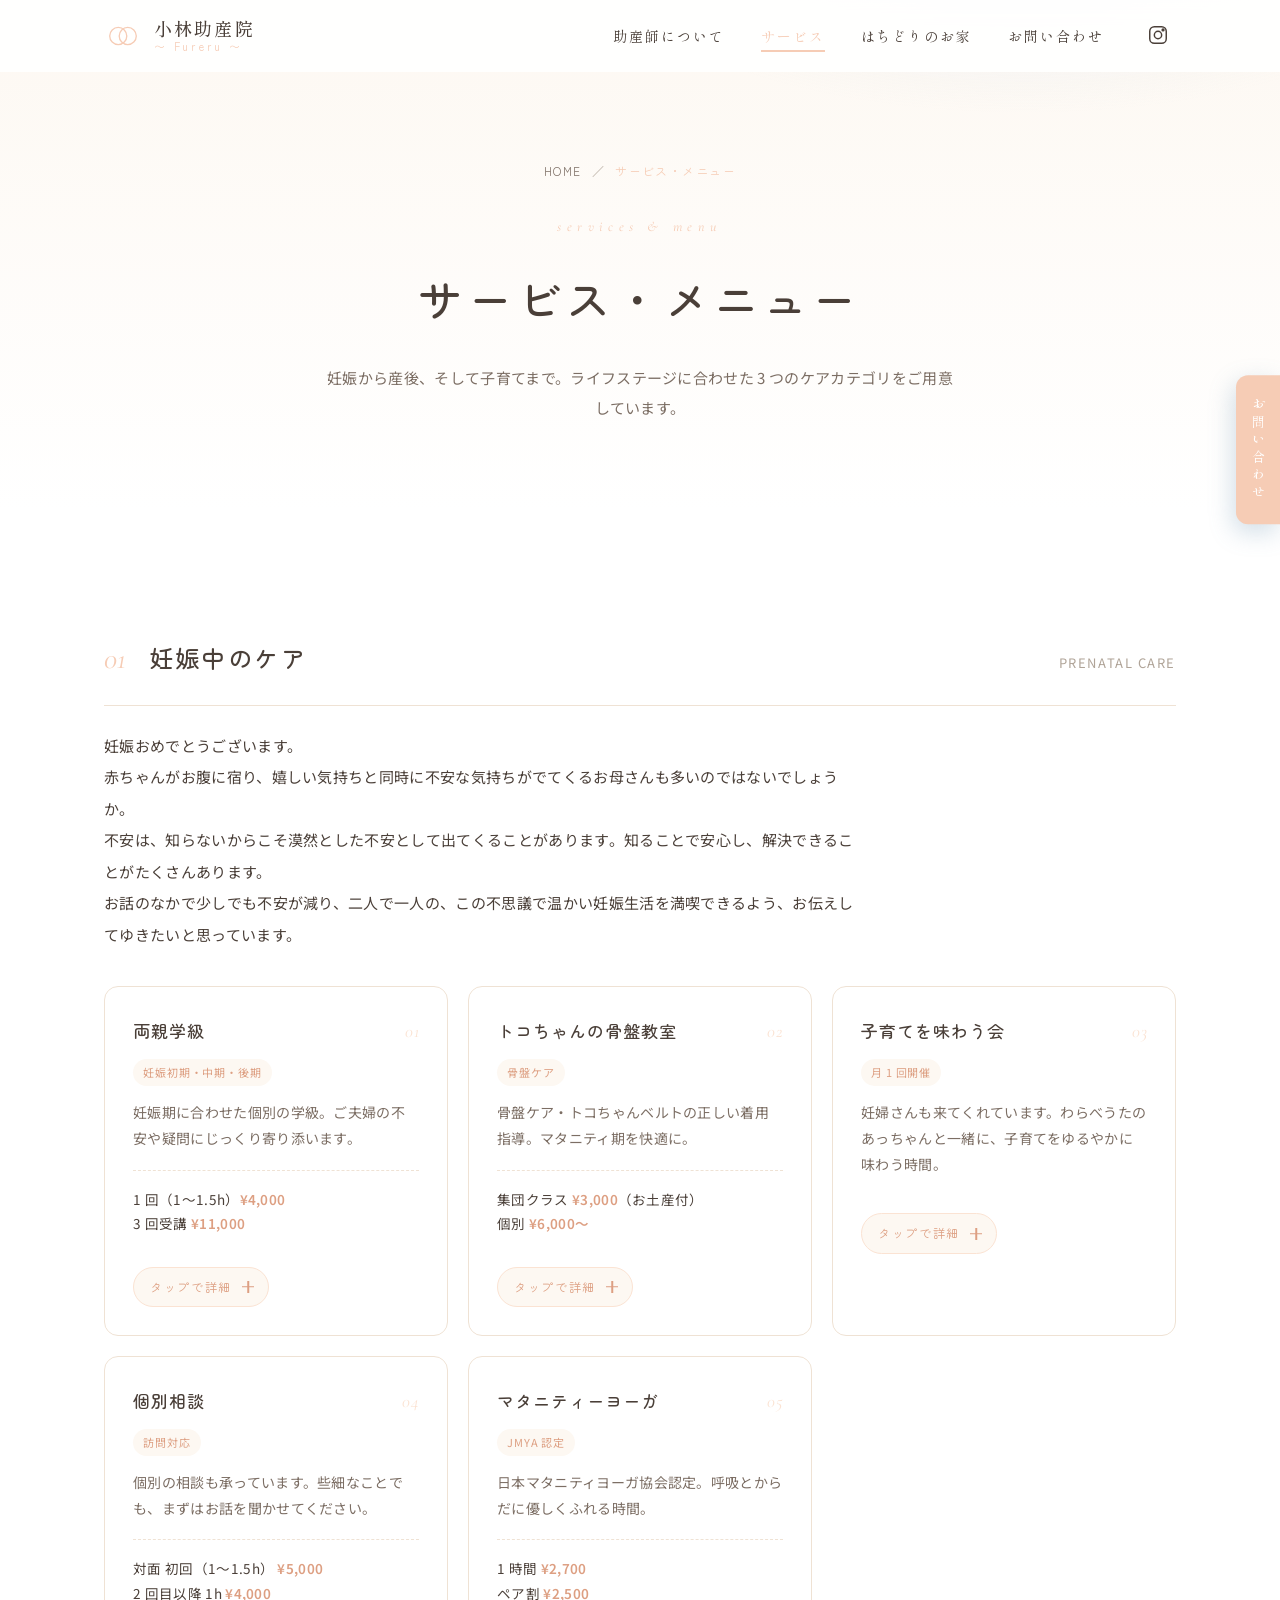
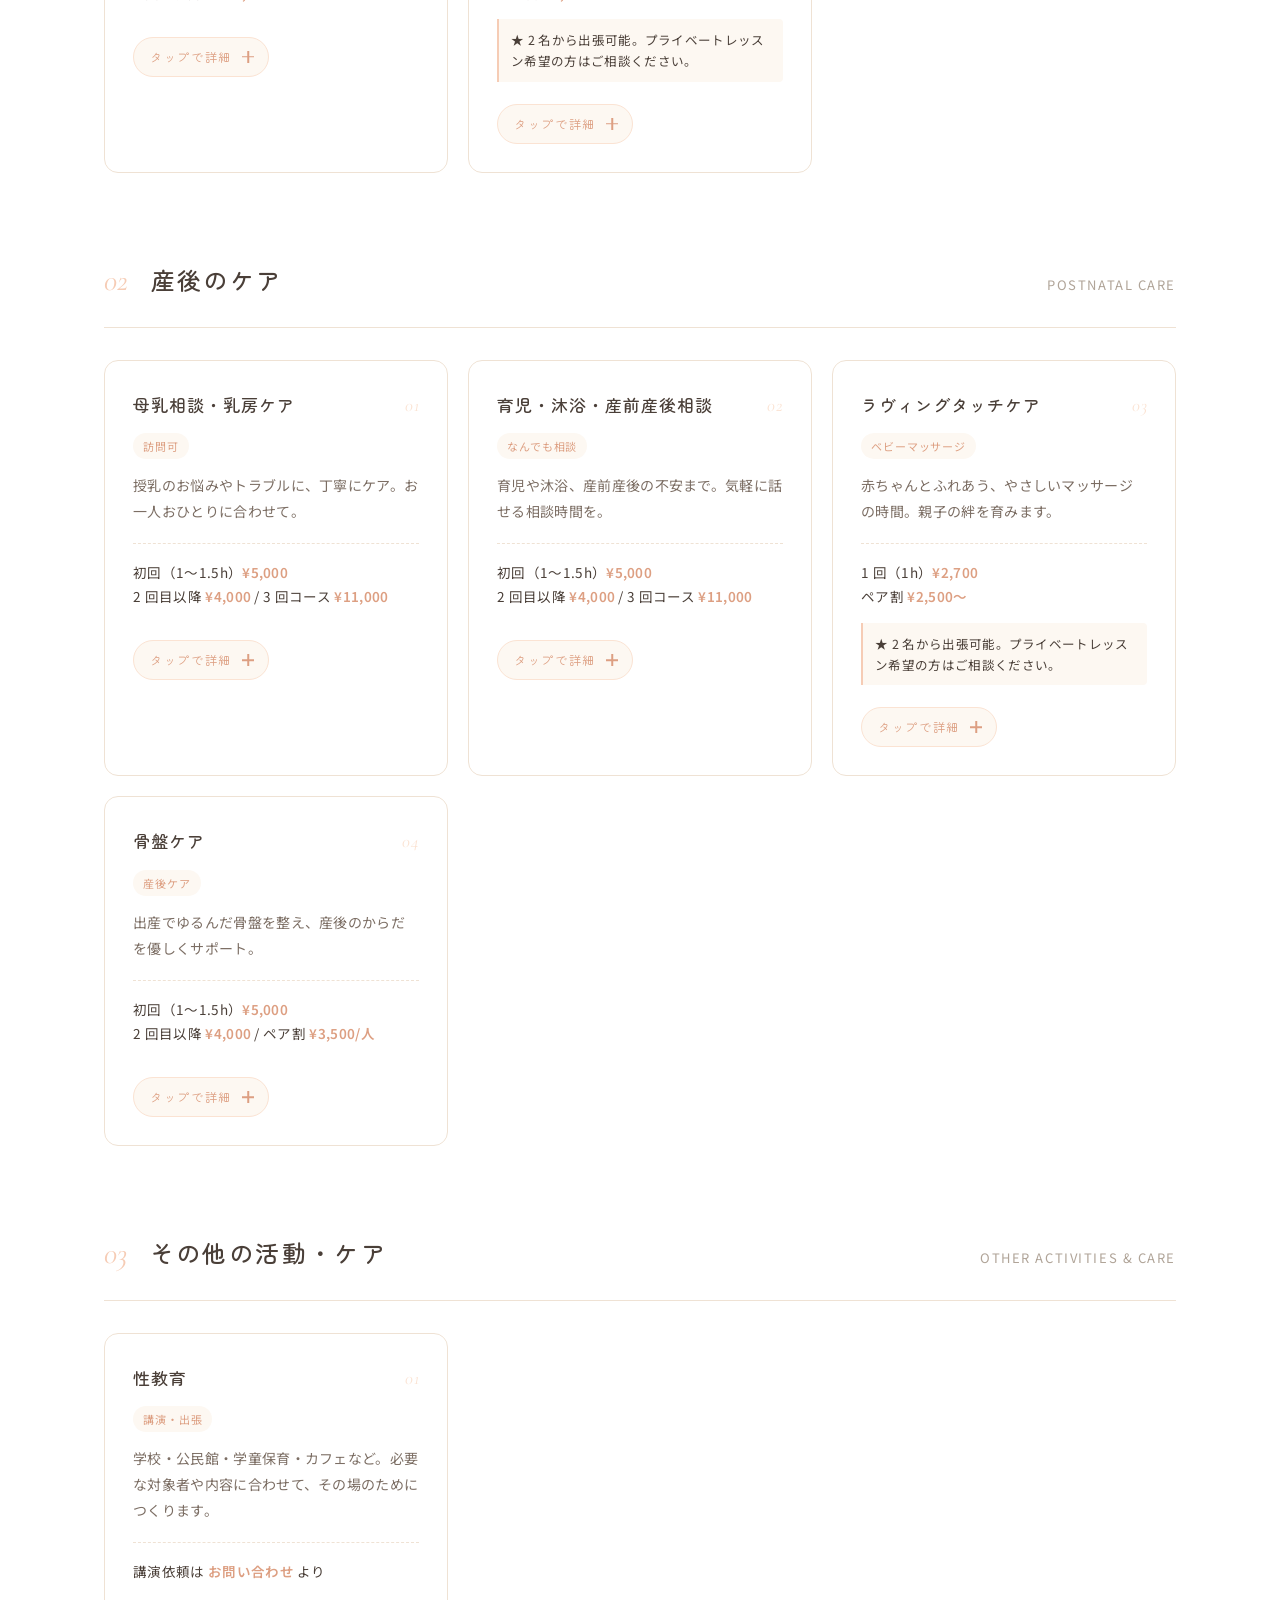
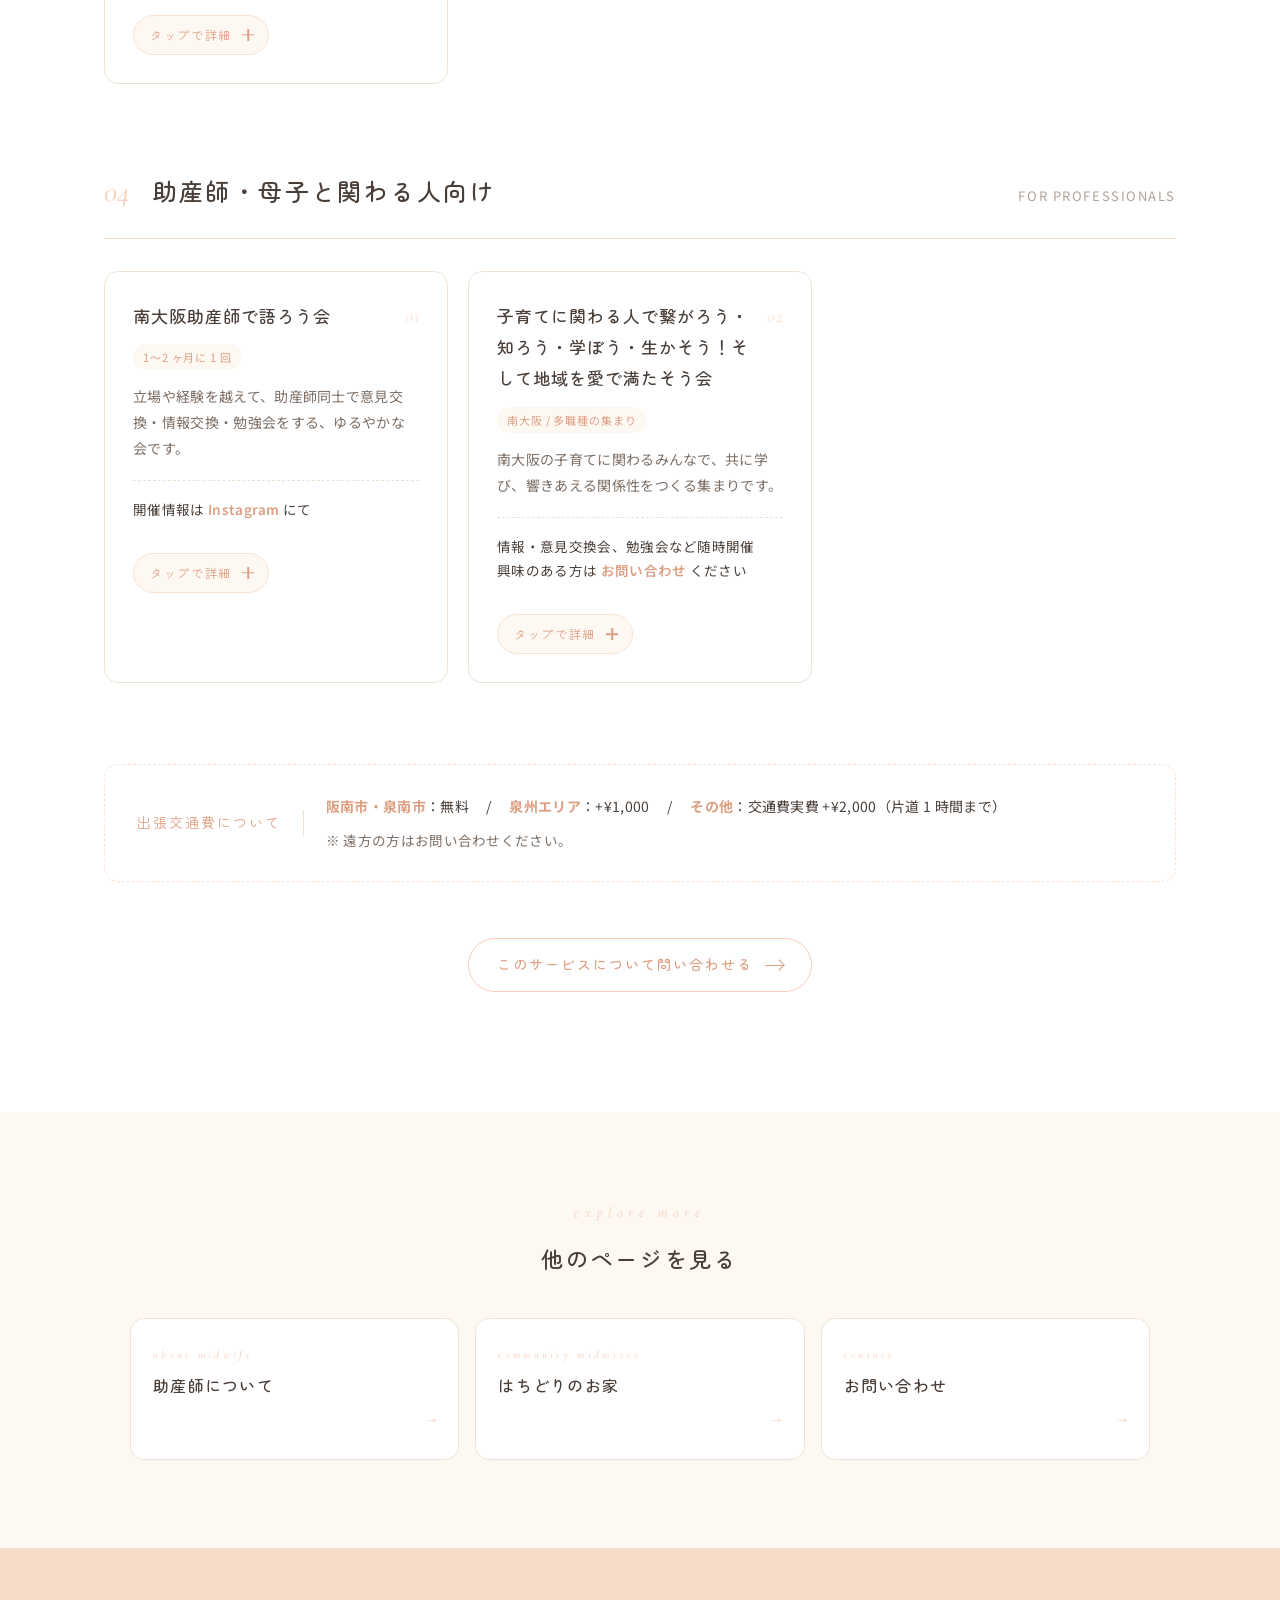
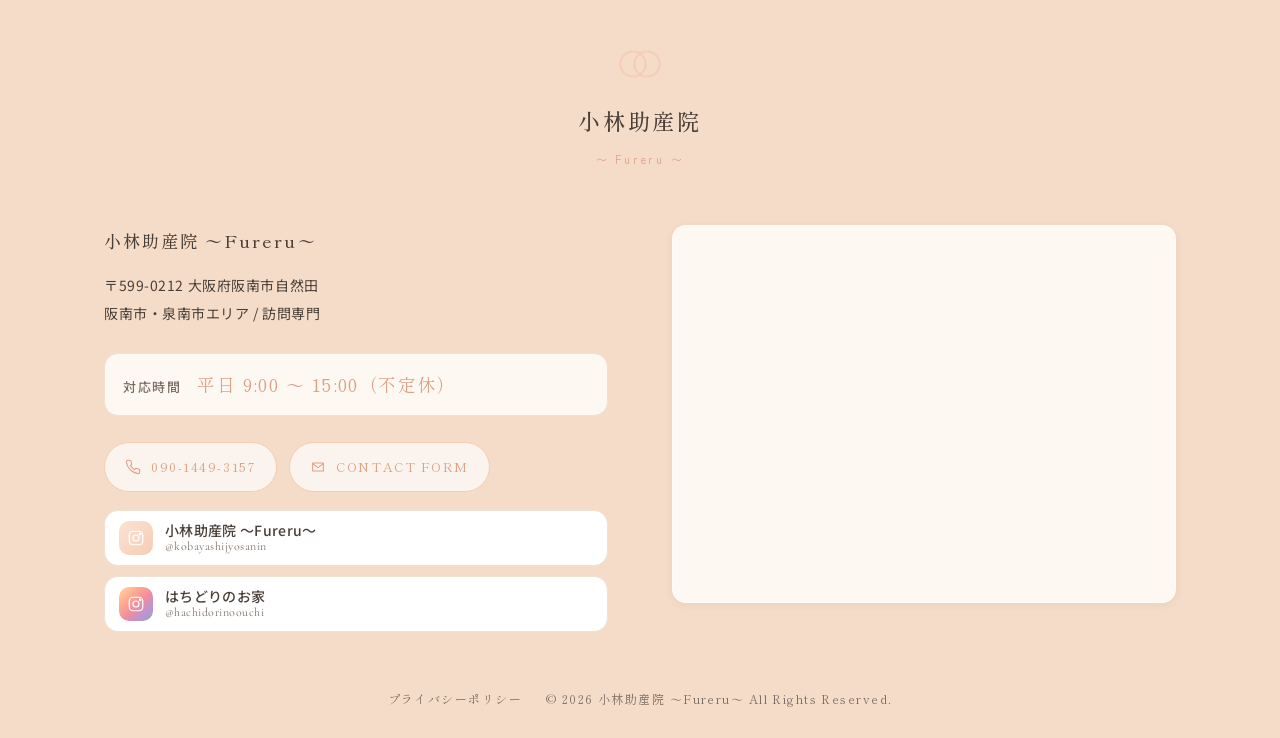
<file: services.html>
<!doctype html>
<html lang="ja">
<head>
  <meta charset="utf-8" />
  <meta name="viewport" content="width=device-width, initial-scale=1, viewport-fit=cover" />
  <title>サービス・メニュー｜小林助産院〜Fureru〜</title>
  <meta name="description" content="妊娠中のケア、産後のケア、性教育や個別相談など、小林助産院〜Fureru〜の全サービス・料金一覧。両親学級、母乳相談、ベビーマッサージ、骨盤ケアなど。" />
  <!-- ===== OGP / SNSシェア ===== -->
  <meta property="og:type" content="website" />
  <meta property="og:site_name" content="小林助産院 〜Fureru〜" />
  <meta property="og:locale" content="ja_JP" />
  <meta property="og:title" content="サービス・メニュー｜小林助産院〜Fureru〜" />
  <meta property="og:description" content="妊娠中のケア、産後のケア、性教育や個別相談など、小林助産院〜Fureru〜の全サービス・料金一覧。両親学級、母乳相談、ベビーマッサージ、骨盤ケアなど。" />
  <meta property="og:url" content="https://YOUR-DOMAIN/services.html" />
  <meta property="og:image" content="https://YOUR-DOMAIN/images/about-section.jpg" />
  <meta property="og:image:alt" content="小林助産院 〜Fureru〜" />
  <meta name="twitter:card" content="summary_large_image" />
  <meta name="twitter:title" content="サービス・メニュー｜小林助産院〜Fureru〜" />
  <meta name="twitter:description" content="妊娠中のケア、産後のケア、性教育や個別相談など、小林助産院〜Fureru〜の全サービス・料金一覧。両親学級、母乳相談、ベビーマッサージ、骨盤ケアなど。" />
  <meta name="twitter:image" content="https://YOUR-DOMAIN/images/about-section.jpg" />
  <meta name="theme-color" content="#FFFFFF" />
  <link rel="preconnect" href="https://fonts.googleapis.com" />
  <link rel="preconnect" href="https://fonts.gstatic.com" crossorigin />
  <link href="https://fonts.googleapis.com/css2?family=Zen+Maru+Gothic:wght@400;500;700&family=Shippori+Mincho:wght@400;500;600&family=Noto+Sans+JP:wght@400;500;700&family=Cormorant+Garamond:ital,wght@0,400;0,500;1,400;1,500&display=swap" rel="stylesheet" />
  <link rel="stylesheet" href="css/style.css" />
</head>
<body>

  <header class="site-header" role="banner">
    <div class="header-inner">
      <a href="index.html" class="brand" aria-label="小林助産院 Fureru トップへ">
        <span class="brand-mark" aria-hidden="true">
          <svg viewBox="0 0 40 40" fill="none" stroke="currentColor" stroke-width="1.4" stroke-linecap="round" stroke-linejoin="round">
            <circle cx="15" cy="20" r="9" />
            <circle cx="25" cy="20" r="9" />
          </svg>
        </span>
        <span class="brand-text">
          <span class="brand-name">小林助産院</span>
          <span class="brand-tag">〜 Fureru 〜</span>
        </span>
      </a>
      <nav aria-label="グローバル">
        <ul class="nav-list">
          <li><a href="about.html">助産師について</a></li>
          <li><a href="services.html" class="is-active" aria-current="page">サービス</a></li>
          <li><a href="hachidori.html">はちどりのお家</a></li>
          <li><a href="contact.html">お問い合わせ</a></li>
          <li>
            <a href="https://www.instagram.com/kobayashijyosanin" class="nav-cta" target="_blank" rel="noopener noreferrer" aria-label="Instagram">
              <svg viewBox="0 0 24 24" fill="none" stroke="currentColor" stroke-width="1.6" stroke-linecap="round" stroke-linejoin="round" aria-hidden="true">
                <rect x="3" y="3" width="18" height="18" rx="5" />
                <circle cx="12" cy="12" r="4" />
                <circle cx="17.5" cy="6.5" r="1" fill="currentColor" />
              </svg>
            </a>
          </li>
        </ul>
      </nav>
      <button class="hamburger" aria-label="メニューを開く" aria-expanded="false" type="button">
        <span></span><span></span><span></span>
      </button>
    </div>
  </header>

  <!-- ========== FLOATING CONTACT BUTTON ========== -->
  <a href="contact.html" class="fab-contact" aria-label="お問い合わせ">
    <span class="fab-icon" aria-hidden="true">
      <svg viewBox="0 0 24 24" fill="none" stroke="currentColor" stroke-width="1.6" stroke-linecap="round" stroke-linejoin="round">
        <path d="M4 6h16v12H4z" />
        <path d="M4 7l8 6 8-6" />
      </svg>
    </span>
    <span>お問い合わせ</span>
  </a>

  <main>

    <!-- ========== PAGE HERO ========== -->
    <section class="page-hero">
      <div class="container">
        <ol class="breadcrumb">
          <li><a href="index.html">HOME</a></li>
          <li aria-current="page">サービス・メニュー</li>
        </ol>
        <p class="page-hero__en">services &amp; menu</p>
        <h1 class="page-hero__title">サービス・メニュー</h1>
        <p class="page-hero__lead">
          妊娠から産後、そして子育てまで。ライフステージに合わせた 3 つのケアカテゴリをご用意しています。
        </p>
      </div>
    </section>


    <!-- ========== SERVICES ========== -->
    <section class="section" aria-label="サービス一覧">
      <div class="container">

        <!-- 1. 妊娠中のケア -->
        <div class="service-category fade-in" id="prenatal">
          <div class="service-category__head">
            <span class="service-category__no">01</span>
            <h2 class="service-category__title">妊娠中のケア</h2>
            <span class="service-category__sub">PRENATAL CARE</span>
          </div>
          <p class="service-category__intro">
            妊娠おめでとうございます。<br />
            赤ちゃんがお腹に宿り、嬉しい気持ちと同時に不安な気持ちがでてくるお母さんも多いのではないでしょうか。<br />
            不安は、知らないからこそ漠然とした不安として出てくることがあります。知ることで安心し、解決できることがたくさんあります。<br />
            お話のなかで少しでも不安が減り、二人で一人の、この不思議で温かい妊娠生活を満喫できるよう、お伝えしてゆきたいと思っています。
          </p>
          <ul class="service-list">
            <li class="service-card service-card--expandable">
              <details>
                <summary>
                  <span class="service-card__num">01</span>
                  <h3 class="service-card__title">両親学級</h3>
                  <span class="service-card__meta">妊娠初期・中期・後期</span>
                  <p class="service-card__desc">妊娠期に合わせた個別の学級。ご夫婦の不安や疑問にじっくり寄り添います。</p>
                  <p class="service-card__price">
                    1 回（1〜1.5h）<strong>¥4,000</strong><br />
                    3 回受講 <strong>¥11,000</strong>
                  </p>
                  <span class="service-card__more" aria-hidden="true">
                    <span class="service-card__more-text">タップで詳細</span>
                    <span class="service-card__more-icon"></span>
                  </span>
                </summary>
                <div class="service-card__detail">
                  <ol class="service-card__steps">
                    <li>
                      <span class="step-no">妊娠初期</span>
                      <p>妊娠中の過ごし方・姿勢・骨盤ケア、心の持ちよう、ふれる大切さなどをお伝えします。</p>
                    </li>
                    <li>
                      <span class="step-no">妊娠中期</span>
                      <p>出産、赤ちゃんを迎える準備、自分のお産、哺乳スタイル、育児を考える。自分を楽しませる——そのためにできること、したいことを一緒にお話しします。</p>
                    </li>
                    <li>
                      <span class="step-no">妊娠後期</span>
                      <p>出産映像を観ながら自分たちの出産をイメージし、具体的なバースプランを考えます。産後の過ごし方、抱き方、寝かせ方、授乳の仕方、向き癖を作らない関わりまでお話しします。</p>
                    </li>
                  </ol>
                  <p class="service-card__note">☆ 随時、個別にて開催中。参加希望の方はお問い合わせください。</p>
                  <dl class="service-card__fees">
                    <div><dt>1 回（1〜1.5 時間）</dt><dd>¥4,000</dd></div>
                    <div><dt>3 回受講</dt><dd>¥11,000</dd></div>
                  </dl>
                  <ul class="service-card__travel">
                    <li><strong>阪南市・泉南市</strong>：交通費無料</li>
                    <li><strong>泉州エリア</strong>：交通費 +¥1,000</li>
                    <li><strong>その他</strong>：交通費実費 +¥2,000（片道 1 時間まで）</li>
                    <li>遠方の方はお問い合わせください。</li>
                  </ul>
                </div>
              </details>
            </li>
            <li class="service-card service-card--expandable">
              <details>
                <summary>
                  <span class="service-card__num">02</span>
                  <h3 class="service-card__title">トコちゃんの骨盤教室</h3>
                  <span class="service-card__meta">骨盤ケア</span>
                  <p class="service-card__desc">骨盤ケア・トコちゃんベルトの正しい着用指導。マタニティ期を快適に。</p>
                  <p class="service-card__price">
                    集団クラス <strong>¥3,000</strong>（お土産付）<br />
                    個別 <strong>¥6,000〜</strong>
                  </p>
                  <span class="service-card__more" aria-hidden="true">
                    <span class="service-card__more-text">タップで詳細</span>
                    <span class="service-card__more-icon"></span>
                  </span>
                </summary>
                <div class="service-card__detail">

                  <div class="detail-block">
                    <h4 class="detail-block__title">教室の内容</h4>
                    <ul class="detail-list">
                      <li>体をゆがませない座り方は？</li>
                      <li>骨盤ケアってどんな事？</li>
                      <li>トコちゃんベルト Ⅱ の着用方法</li>
                      <li>アンダーベルト RENEW でダブル巻き方法</li>
                      <li>姿勢や日常生活、操体法を交えた体操など</li>
                    </ul>
                    <p class="detail-note-line">※ 妊婦さまを中心とした内容となります。</p>
                    <p class="detail-note-line"><a href="https://toco-care.com/lecturer/" target="_blank" rel="noopener noreferrer">詳細：toco-care.com/lecturer →</a></p>
                  </div>

                  <div class="detail-block">
                    <h4 class="detail-block__title">参加条件</h4>
                    <ul class="detail-list">
                      <li>スムーズに歩行できる方</li>
                      <li>教室当日までに主治医の先生に参加についての了承を得ていただくか、自己責任でご参加ください。</li>
                      <li>教室参加時、妊娠 28 週 0 日 〜 産後 28 日未満の方はご相談ください。</li>
                      <li>基本、お子さま連れではご参加いただけませんが、必要な方は一度お問い合わせください。</li>
                      <li>男性の同伴もご遠慮ください。</li>
                    </ul>
                  </div>

                  <div class="detail-block">
                    <h4 class="detail-block__title">持ち物</h4>
                    <ul class="detail-list">
                      <li>バスタオル 2 枚</li>
                      <li>フェイスタオル 1 枚</li>
                      <li>トコちゃんベルト（お持ちの方）</li>
                    </ul>
                    <p class="detail-note-line">→ お持ちでない方には、ベルトの貸し出し（無料）、販売（基本は現金のみ）を行っております。</p>
                  </div>

                  <div class="detail-block detail-block--two">
                    <div>
                      <h4 class="detail-block__title">キャンセルについて</h4>
                      <p class="detail-text">キャンセルされる場合は、必ずご連絡をお願いします。</p>
                    </div>
                    <div>
                      <h4 class="detail-block__title">申込期限</h4>
                      <p class="detail-text">実施 3 日前まで。<br />※ 定員に達していない場合は受付可能な場合もございます。直前にご参加希望の場合は、一度お問い合わせください。<br />※ 教室定員：4 〜 5 名（予定）</p>
                    </div>
                  </div>

                  <div class="detail-block">
                    <h4 class="detail-block__title">教室内での服装</h4>
                    <ul class="detail-list">
                      <li>トコちゃんベルトの着用や体操をしますので、動きやすいズボンと T シャツなどをご用意ください。</li>
                      <li>着替えの貸し出しは行っておりませんので、予めご了承ください。</li>
                      <li>参加当日は、お腹を締めつける素材の腹巻 / 腹帯 / タイツ / スパッツなどの着用をお控えください。</li>
                    </ul>

                    <p class="detail-subtitle">※ ご遠慮ください</p>
                    <ul class="detail-list detail-list--cross">
                      <li>襟ぐりの大きい T シャツやネックレスなど</li>
                      <li>フリルの付いたチュニックや、手の甲にかかる長い袖</li>
                      <li>スカート付きのズボン</li>
                      <li>長い爪</li>
                      <li>お腹を締めつけるガードルなどの着用（実習が正しくできませんのでお控えください）</li>
                    </ul>

                    <p class="detail-subtitle">《例》おすすめの服装</p>
                    <ul class="detail-list detail-list--check">
                      <li>ジャージなど、素材のやわらかいズボン</li>
                      <li>T シャツ、ポロシャツ（手の甲にかからない長袖は OK）</li>
                    </ul>
                  </div>

                  <div class="detail-block">
                    <h4 class="detail-block__title">申込・お問い合わせ</h4>
                    <p class="detail-text">
                      Mail：<a href="mailto:kobayashijyosanin@gmail.com">kobayashijyosanin@gmail.com</a><br />
                      件名に「骨盤ケア教室希望」とご記入ください。
                    </p>
                    <ul class="detail-list">
                      <li>お名前</li>
                      <li>携帯電話番号</li>
                      <li>訪問地域</li>
                      <li>ご希望の日時（個別希望の方は複数お知らせください）</li>
                      <li>妊娠週数 または お子さまの月齢</li>
                    </ul>
                    <p class="detail-note-line">※ ベルト等、商品購入希望の場合はお知らせください。</p>
                  </div>

                  <div class="detail-block">
                    <h4 class="detail-block__title">近日詳細</h4>
                    <dl class="service-card__fees">
                      <div><dt>日程</dt><dd>現在、集団クラスおやすみ中</dd></div>
                      <div><dt>会場</dt><dd>再開の際は SNS・公式 LINE にて告知</dd></div>
                      <div><dt>参加費</dt><dd>¥3,000（お土産付：トコちゃんのふわっと腹巻 SL）</dd></div>
                    </dl>
                    <p class="detail-note-line">※ 詳細はお申込み・お問い合わせの方にお知らせいたします。</p>
                  </div>

                  <p class="service-card__note">
                    ◎ 教室日でのご参加が難しい方は、個別対応も行っております。<br />
                    個別対応：1 時間 ¥6,000　追加 30 分 ¥1,000　★ ペア割：2 人以上で 1 人 ¥3,500
                  </p>

                  <ul class="service-card__travel">
                    <li><strong>阪南市・泉南市</strong>：交通費無料</li>
                    <li><strong>泉州エリア</strong>：交通費 +¥1,000</li>
                    <li><strong>その他</strong>：交通費実費 +¥2,000（片道 1 時間まで）</li>
                    <li>遠方の方はお問い合わせください。</li>
                  </ul>
                </div>
              </details>
            </li>
            <li class="service-card service-card--expandable">
              <details>
                <summary>
                  <span class="service-card__num">03</span>
                  <h3 class="service-card__title">子育てを味わう会</h3>
                  <span class="service-card__meta">月 1 回開催</span>
                  <p class="service-card__desc">妊婦さんも来てくれています。わらべうたのあっちゃんと一緒に、子育てをゆるやかに味わう時間。</p>
                  <span class="service-card__more" aria-hidden="true">
                    <span class="service-card__more-text">タップで詳細</span>
                    <span class="service-card__more-icon"></span>
                  </span>
                </summary>
                <div class="service-card__detail">

                  <div class="detail-block">
                    <h4 class="detail-block__title">こんな会です</h4>
                    <p class="detail-text">
                      妊婦さんも来てくれています。<br />
                      月 1 回、わらべうたの「あっちゃん」と一緒に開催。子育てのちいさな疑問やしんどさを、おしゃべりしながらほどいていく、ゆるやかな時間です。
                    </p>
                  </div>

                  <div class="detail-block">
                    <h4 class="detail-block__title">開催場所</h4>
                    <ul class="detail-list">
                      <li><strong>貝塚</strong>　アワイウリ食堂 蔵</li>
                      <li><strong>阪南市</strong>　笠松産婦人科</li>
                    </ul>
                  </div>

                  <div class="detail-block">
                    <h4 class="detail-block__title">日程</h4>
                    <p class="detail-text">SNS・公式 LINE にて随時お知らせしています。</p>
                  </div>
                </div>
              </details>
            </li>
            <li class="service-card service-card--expandable">
              <details>
                <summary>
                  <span class="service-card__num">04</span>
                  <h3 class="service-card__title">個別相談</h3>
                  <span class="service-card__meta">訪問対応</span>
                  <p class="service-card__desc">個別の相談も承っています。些細なことでも、まずはお話を聞かせてください。</p>
                  <p class="service-card__price">
                    対面 初回（1〜1.5h） <strong>¥5,000</strong><br />
                    2 回目以降 1h <strong>¥4,000</strong>
                  </p>
                  <span class="service-card__more" aria-hidden="true">
                    <span class="service-card__more-text">タップで詳細</span>
                    <span class="service-card__more-icon"></span>
                  </span>
                </summary>
                <div class="service-card__detail">

                  <div class="detail-block">
                    <h4 class="detail-block__title">こんなご相談を承っています</h4>
                    <p class="detail-text">
                      妊娠・出産・育児のこと、からだのこと、暮らしのこと。<br />
                      「病院に行くほどでもないけれど、誰かに話したい」——そんな些細なことでもご相談ください。
                    </p>
                    <p class="detail-note-line">※ 現在は訪問のみでの対応とさせていただいています。</p>
                  </div>

                  <div class="detail-block">
                    <h4 class="detail-block__title">費用</h4>
                    <dl class="service-card__fees">
                      <div><dt>対面 初回（1〜1.5 時間）</dt><dd>¥5,000</dd></div>
                      <div><dt>2 回目以降（1 時間）</dt><dd>¥4,000</dd></div>
                      <div><dt>追加 30 分</dt><dd>¥1,000</dd></div>
                    </dl>
                  </div>

                  <ul class="service-card__travel">
                    <li><strong>阪南市・泉南市</strong>：交通費無料</li>
                    <li><strong>泉州エリア</strong>：交通費 +¥1,000</li>
                    <li><strong>その他</strong>：交通費実費 +¥2,000（片道 1 時間まで）</li>
                    <li>遠方の方はお問い合わせください。</li>
                  </ul>
                </div>
              </details>
            </li>
            <li class="service-card service-card--expandable">
              <details>
                <summary>
                  <span class="service-card__num">05</span>
                  <h3 class="service-card__title">マタニティーヨーガ</h3>
                  <span class="service-card__meta">JMYA 認定</span>
                  <p class="service-card__desc">日本マタニティヨーガ協会認定。呼吸とからだに優しくふれる時間。</p>
                  <p class="service-card__price">
                    1 時間 <strong>¥2,700</strong><br />
                    ペア割 <strong>¥2,500</strong>
                  </p>
                  <p class="service-card__inline-note">
                    ★ 2 名から出張可能。プライベートレッスン希望の方はご相談ください。
                  </p>
                  <span class="service-card__more" aria-hidden="true">
                    <span class="service-card__more-text">タップで詳細</span>
                    <span class="service-card__more-icon"></span>
                  </span>
                </summary>
                <div class="service-card__detail">

                  <div class="detail-block">
                    <h4 class="detail-block__title">こんな時間です</h4>
                    <p class="detail-text">
                      ヨーガを通して自分のからだと向きあい、どこが緊張しているのか、どの動きが気持ちいいのか——からだの声をゆっくり聴く時間です。<br />
                      からだが緩むことで血流も増え、赤ちゃんが過ごしやすい環境を作ることができます。
                    </p>
                    <p class="detail-note-line">※ 日本マタニティヨーガ協会 認定</p>
                  </div>

                  <div class="detail-block">
                    <h4 class="detail-block__title">費用</h4>
                    <dl class="service-card__fees">
                      <div><dt>1 時間</dt><dd>¥2,700</dd></div>
                      <div><dt>ペア割</dt><dd>¥2,500</dd></div>
                    </dl>
                  </div>

                  <ul class="service-card__travel">
                    <li><strong>阪南市・泉南市</strong>：交通費無料</li>
                    <li><strong>泉州エリア</strong>：交通費 +¥1,000</li>
                    <li><strong>その他</strong>：交通費実費 +¥2,000（片道 1 時間まで）</li>
                    <li>遠方の方はお問い合わせください。</li>
                  </ul>
                </div>
              </details>
            </li>
          </ul>
        </div>

        <!-- 2. 産後のケア -->
        <div class="service-category fade-in" id="postnatal">
          <div class="service-category__head">
            <span class="service-category__no">02</span>
            <h2 class="service-category__title">産後のケア</h2>
            <span class="service-category__sub">POSTNATAL CARE</span>
          </div>
          <ul class="service-list">
            <li class="service-card service-card--expandable">
              <details>
                <summary>
                  <span class="service-card__num">01</span>
                  <h3 class="service-card__title">母乳相談・乳房ケア</h3>
                  <span class="service-card__meta">訪問可</span>
                  <p class="service-card__desc">授乳のお悩みやトラブルに、丁寧にケア。お一人おひとりに合わせて。</p>
                  <p class="service-card__price">
                    初回（1〜1.5h）<strong>¥5,000</strong><br />
                    2 回目以降 <strong>¥4,000</strong> / 3 回コース <strong>¥11,000</strong>
                  </p>
                  <span class="service-card__more" aria-hidden="true">
                    <span class="service-card__more-text">タップで詳細</span>
                    <span class="service-card__more-icon"></span>
                  </span>
                </summary>
                <div class="service-card__detail">

                  <div class="detail-block">
                    <h4 class="detail-block__title">こんなご相談を承っています</h4>
                    <ul class="detail-list">
                      <li>母乳が出ているか分からない</li>
                      <li>飲ませ方がうまくいかない</li>
                      <li>授乳がつかれる、飲まれると痛い</li>
                      <li>母乳育児について不安のある方</li>
                      <li>ミルクの量がわからない</li>
                    </ul>
                    <p class="detail-note-line" style="margin-top:14px;">赤ちゃんとお母さんを見て、どこを改善したら楽になるのかを一緒に考えてゆきましょう。</p>
                  </div>

                  <div class="detail-block">
                    <h4 class="detail-block__title">費用</h4>
                    <dl class="service-card__fees">
                      <div><dt>初回（1〜1.5 時間）</dt><dd>¥5,000</dd></div>
                      <div><dt>2 回目以降（1 時間）</dt><dd>¥4,000</dd></div>
                      <div><dt>3 回コース（1 時間 × 3 回）</dt><dd>¥11,000</dd></div>
                      <div><dt>追加 30 分</dt><dd>¥1,000</dd></div>
                    </dl>
                  </div>

                  <ul class="service-card__travel">
                    <li><strong>阪南市・泉南市</strong>：交通費無料</li>
                    <li><strong>泉州エリア</strong>：交通費 +¥1,000</li>
                    <li><strong>その他</strong>：交通費実費 +¥2,000（片道 1 時間まで）</li>
                    <li>遠方の方はお問い合わせください。</li>
                  </ul>
                </div>
              </details>
            </li>
            <li class="service-card service-card--expandable">
              <details>
                <summary>
                  <span class="service-card__num">02</span>
                  <h3 class="service-card__title">育児・沐浴・産前産後相談</h3>
                  <span class="service-card__meta">なんでも相談</span>
                  <p class="service-card__desc">育児や沐浴、産前産後の不安まで。気軽に話せる相談時間を。</p>
                  <p class="service-card__price">
                    初回（1〜1.5h）<strong>¥5,000</strong><br />
                    2 回目以降 <strong>¥4,000</strong> / 3 回コース <strong>¥11,000</strong>
                  </p>
                  <span class="service-card__more" aria-hidden="true">
                    <span class="service-card__more-text">タップで詳細</span>
                    <span class="service-card__more-icon"></span>
                  </span>
                </summary>
                <div class="service-card__detail">

                  <div class="detail-block">
                    <h4 class="detail-block__title">こんな相談です</h4>
                    <p class="detail-text">
                      退院して産後の生活が始まると、入院中には分からなかったことや、疑問・不安が出てくることがあります。<br />
                      ご自宅まで訪問し、生活環境やスタイルに合わせた快適な方法を、一緒に考えましょう。
                    </p>
                    <p class="detail-note-line" style="margin-top:14px;">育児・沐浴・産前産後の、どんな小さなことでもご相談ください。</p>
                  </div>

                  <div class="detail-block">
                    <h4 class="detail-block__title">費用</h4>
                    <dl class="service-card__fees">
                      <div><dt>初回（1〜1.5 時間）</dt><dd>¥5,000</dd></div>
                      <div><dt>2 回目以降（1 時間）</dt><dd>¥4,000</dd></div>
                      <div><dt>3 回コース（1 時間 × 3 回）</dt><dd>¥11,000</dd></div>
                    </dl>
                  </div>

                  <ul class="service-card__travel">
                    <li><strong>阪南市・泉南市</strong>：交通費無料</li>
                    <li><strong>泉州エリア</strong>：交通費 +¥1,000</li>
                    <li><strong>その他</strong>：交通費実費 +¥2,000（片道 1 時間まで）</li>
                    <li>遠方の方はお問い合わせください。</li>
                  </ul>
                </div>
              </details>
            </li>
            <li class="service-card service-card--expandable">
              <details>
                <summary>
                  <span class="service-card__num">03</span>
                  <h3 class="service-card__title">ラヴィングタッチケア</h3>
                  <span class="service-card__meta">ベビーマッサージ</span>
                  <p class="service-card__desc">赤ちゃんとふれあう、やさしいマッサージの時間。親子の絆を育みます。</p>
                  <p class="service-card__price">
                    1 回（1h）<strong>¥2,700</strong><br />
                    ペア割 <strong>¥2,500〜</strong>
                  </p>
                  <p class="service-card__inline-note">
                    ★ 2 名から出張可能。プライベートレッスン希望の方はご相談ください。
                  </p>
                  <span class="service-card__more" aria-hidden="true">
                    <span class="service-card__more-text">タップで詳細</span>
                    <span class="service-card__more-icon"></span>
                  </span>
                </summary>
                <div class="service-card__detail">

                  <div class="detail-block">
                    <h4 class="detail-block__title">ラヴィングタッチケアとは</h4>
                    <p class="detail-text">
                      温かい眼差し、優しい声、やわらかい手——その人の存在そのもので「大好きだよ」「産まれてきてくれてありがとう」のラヴィングな気持ちを伝えるケアです。<br />
                      赤ちゃんはもちろんのこと、触れているお母さんも安らぎやぬくもりでリラックスし、幸福感に満たされます。
                    </p>
                    <p class="detail-text" style="margin-top:14px;">
                      二人の絆が深まり、安心で温かい「安全基地」の存在を持つことができます。この安全基地こそが、生きる力やエネルギーになり、今後の人生に大きく役立ってくれます。発達や苦手のサポートにもつながります。
                    </p>
                  </div>

                  <div class="detail-block">
                    <h4 class="detail-block__title">こんなことを学びます</h4>
                    <ul class="detail-list">
                      <li>オイルを使って／服の上からの「ふれる」について</li>
                      <li>触れることで起こる、からだの変化について</li>
                      <li>なぜ触れる事が大事なのか</li>
                      <li>タッチケアの楽しさ</li>
                    </ul>
                  </div>

                  <div class="detail-block">
                    <h4 class="detail-block__title">費用</h4>
                    <dl class="service-card__fees">
                      <div><dt>1 回（1 時間）</dt><dd>¥2,700</dd></div>
                      <div><dt>ペア割（2 人以上でお申し込み）</dt><dd>¥2,500</dd></div>
                      <div><dt>オイル代</dt><dd>実費</dd></div>
                    </dl>
                    <p class="detail-note-line">※ お使いのオイルがあればお持ちください。オイル無しでも行えます。</p>
                    <p class="detail-note-line">随時開催中。</p>
                  </div>

                  <ul class="service-card__travel">
                    <li><strong>阪南市・泉南市</strong>：交通費無料</li>
                    <li><strong>泉州エリア</strong>：交通費 +¥1,000</li>
                    <li><strong>その他</strong>：交通費実費 +¥2,000（片道 1 時間まで）</li>
                    <li>遠方の方はお問い合わせください。</li>
                  </ul>
                </div>
              </details>
            </li>
            <li class="service-card service-card--expandable">
              <details>
                <summary>
                  <span class="service-card__num">04</span>
                  <h3 class="service-card__title">骨盤ケア</h3>
                  <span class="service-card__meta">産後ケア</span>
                  <p class="service-card__desc">出産でゆるんだ骨盤を整え、産後のからだを優しくサポート。</p>
                  <p class="service-card__price">
                    初回（1〜1.5h）<strong>¥5,000</strong><br />
                    2 回目以降 <strong>¥4,000</strong> / ペア割 <strong>¥3,500/人</strong>
                  </p>
                  <span class="service-card__more" aria-hidden="true">
                    <span class="service-card__more-text">タップで詳細</span>
                    <span class="service-card__more-icon"></span>
                  </span>
                </summary>
                <div class="service-card__detail">

                  <div class="detail-block">
                    <h4 class="detail-block__title">産後の骨盤ケアについて</h4>
                    <p class="detail-text">
                      産後は骨盤のゆるみから、腰痛や体のゆがみ、腱鞘炎になりやすいと言われています。<br />
                      産後の生活・育児を見直して、体の使い方や体操で改善を、一緒に考えましょう。
                    </p>
                  </div>

                  <div class="detail-block">
                    <h4 class="detail-block__title">費用</h4>
                    <dl class="service-card__fees">
                      <div><dt>初回（1〜1.5 時間）</dt><dd>¥5,000</dd></div>
                      <div><dt>2 回目以降（1 時間）</dt><dd>¥4,000</dd></div>
                      <div><dt>★ ペア割（2 人以上でお申し込み）</dt><dd>¥3,500 / 人</dd></div>
                    </dl>
                  </div>

                  <ul class="service-card__travel">
                    <li><strong>阪南市・泉南市</strong>：交通費無料</li>
                    <li><strong>泉州エリア</strong>：交通費 +¥1,000</li>
                    <li><strong>その他</strong>：交通費実費 +¥2,000（片道 1 時間まで）</li>
                    <li>遠方の方はお問い合わせください。</li>
                  </ul>
                </div>
              </details>
            </li>
          </ul>
        </div>

        <!-- 3. その他の活動・ケア -->
        <div class="service-category fade-in" id="other">
          <div class="service-category__head">
            <span class="service-category__no">03</span>
            <h2 class="service-category__title">その他の活動・ケア</h2>
            <span class="service-category__sub">OTHER ACTIVITIES &amp; CARE</span>
          </div>
          <ul class="service-list">
            <li class="service-card service-card--expandable">
              <details>
                <summary>
                  <span class="service-card__num">01</span>
                  <h3 class="service-card__title">性教育</h3>
                  <span class="service-card__meta">講演・出張</span>
                  <p class="service-card__desc">学校・公民館・学童保育・カフェなど。必要な対象者や内容に合わせて、その場のためにつくります。</p>
                  <p class="service-card__price">
                    講演依頼は <strong>お問い合わせ</strong> より
                  </p>
                  <span class="service-card__more" aria-hidden="true">
                    <span class="service-card__more-text">タップで詳細</span>
                    <span class="service-card__more-icon"></span>
                  </span>
                </summary>
                <div class="service-card__detail">

                  <div class="detail-block">
                    <h4 class="detail-block__title">こんな場でお話しています</h4>
                    <p class="detail-text">
                      学校や公民館、学童保育やカフェなどで性教育を行っています。<br />
                      必要な対象者や内容に合わせてつくりますので、ぜひご相談ください。
                    </p>
                  </div>

                  <div class="detail-block">
                    <h4 class="detail-block__title">伝えたいこと</h4>
                    <p class="detail-text">
                      私の命もあなたの命も、同じたった一つの細胞から分裂と進化をくりかえし、奇跡をくりかえして、ここに居ること。私たちの身体の中には、命を守る素晴らしい仕組みがすでに備わっていること。たくさんの命が紡がれて今の命があること。誰一人欠けても、今の命はないこと。
                    </p>
                    <p class="detail-text" style="margin-top:14px;">
                      産む人も、産まない人も、その人の熱い想いは伝わり、後世に紡がれていくこと。たくさんの命の神秘を伝えたい。そして自分を大切にして欲しい。自分も、周りのお友だちも大事。
                    </p>
                    <p class="detail-text" style="margin-top:14px;">
                      みんな、たった一つの細胞から繋がり産まれた命。同じ細胞から分化し、一つひとつの命として輝いている。同じだけど、一人ひとり、みんな違う。違うから楽しくて、違うから助け合える。
                    </p>
                    <p class="detail-text" style="margin-top:14px;">
                      自分も相手も認め、尊重し、協力しあえる力が、すでに備わっていることを伝えてゆけたら嬉しいです。
                    </p>
                  </div>

                  <div class="detail-block">
                    <h4 class="detail-block__title">科学としての性教育</h4>
                    <p class="detail-text">
                      性を科学的に伝えることで、自分を守る方法や、いのちの営みも、生活の一部として伝えてゆきたいと考えています。
                    </p>
                  </div>

                  <p class="service-card__note">
                    講演やお話の依頼、性教育のご相談は、<a href="contact.html">お問い合わせ</a>よりお気軽にどうぞ。
                  </p>
                </div>
              </details>
            </li>
          </ul>
        </div>

        <!-- 4. 助産師・母子と関わる人向け -->
        <div class="service-category fade-in" id="for-professionals">
          <div class="service-category__head">
            <span class="service-category__no">04</span>
            <h2 class="service-category__title">助産師・母子と関わる人向け</h2>
            <span class="service-category__sub">FOR PROFESSIONALS</span>
          </div>
          <ul class="service-list">
            <li class="service-card service-card--expandable">
              <details>
                <summary>
                  <span class="service-card__num">01</span>
                  <h3 class="service-card__title">南大阪助産師で語ろう会</h3>
                  <span class="service-card__meta">1〜2 ヶ月に 1 回</span>
                  <p class="service-card__desc">立場や経験を越えて、助産師同士で意見交換・情報交換・勉強会をする、ゆるやかな会です。</p>
                  <p class="service-card__price">
                    開催情報は <strong>Instagram</strong> にて
                  </p>
                  <span class="service-card__more" aria-hidden="true">
                    <span class="service-card__more-text">タップで詳細</span>
                    <span class="service-card__more-icon"></span>
                  </span>
                </summary>
                <div class="service-card__detail">

                  <div class="detail-block">
                    <h4 class="detail-block__title">どんな会？</h4>
                    <p class="detail-text">
                      施設助産師・地域助産師・潜在助産師・教員助産師など、それぞれの立場や経験を越えて集まり、助産師同士で意見交換や情報交換、勉強会をする会です。
                    </p>
                  </div>

                  <div class="detail-block">
                    <h4 class="detail-block__title">大切にしていること</h4>
                    <ul class="detail-list">
                      <li>助産師も、助産を楽しもう！</li>
                      <li>自ら学ぼう！</li>
                      <li>引き出しを増やそう！</li>
                    </ul>
                    <p class="detail-note-line" style="margin-top:14px;">
                      一生助産師として元気に活動できるよう、自分も労りながら、日々の学びをシェアできる時間となっています。
                    </p>
                    <p class="detail-note-line">
                      ゆるい会なので、ぜひのぞきに来てください。
                    </p>
                  </div>

                  <div class="detail-block">
                    <h4 class="detail-block__title">開催</h4>
                    <p class="detail-text">1 〜 2 ヶ月に 1 回、開催しています。</p>
                    <p class="detail-note-line">★ 随時、自主勉強会や、講師を呼んでの勉強会も開催しています。</p>
                  </div>

                  <p class="service-card__note">
                    詳しい開催情報は <a href="https://www.instagram.com/kobayashijyosanin" target="_blank" rel="noopener noreferrer">Instagram</a> にてお知らせしています。
                  </p>
                </div>
              </details>
            </li>
            <li class="service-card service-card--expandable">
              <details>
                <summary>
                  <span class="service-card__num">02</span>
                  <h3 class="service-card__title">子育てに関わる人で繋がろう・知ろう・学ぼう・生かそう！そして地域を愛で満たそう会</h3>
                  <span class="service-card__meta">南大阪 / 多職種の集まり</span>
                  <p class="service-card__desc">南大阪の子育てに関わるみんなで、共に学び、響きあえる関係性をつくる集まりです。</p>
                  <p class="service-card__price">
                    情報・意見交換会、勉強会など随時開催<br />
                    興味のある方は <strong>お問い合わせ</strong> ください
                  </p>
                  <span class="service-card__more" aria-hidden="true">
                    <span class="service-card__more-text">タップで詳細</span>
                    <span class="service-card__more-icon"></span>
                  </span>
                </summary>
                <div class="service-card__detail">

                  <div class="detail-block">
                    <h4 class="detail-block__title">どんな集まり？</h4>
                    <p class="detail-text">
                      南大阪の保健センター・子育て支援センター・助産師、地域の子育てに関わってくれている NPO さん、保育士さん——いずれは病院・学校と枠を広げ、共に学び、響きあえる、助け合える関係性をつくってゆきたいと発足した集まりです。
                    </p>
                  </div>

                  <div class="detail-block">
                    <h4 class="detail-block__title">めざしていること</h4>
                    <p class="detail-text">
                      南大阪のみんなで見守れる子育て環境、生きやすい街づくりを目指して、日々活動しています。
                    </p>
                  </div>

                  <div class="detail-block">
                    <h4 class="detail-block__title">活動内容</h4>
                    <ul class="detail-list">
                      <li>情報シェア会</li>
                      <li>意見交換会</li>
                      <li>勉強会　など</li>
                    </ul>
                  </div>

                  <p class="service-card__note">
                    興味のある方は、ぜひ <a href="contact.html">お問い合わせ</a> から繋がってください。
                  </p>
                </div>
              </details>
            </li>
          </ul>
        </div>

        <!-- 交通費 -->
        <div class="service-note fade-in" id="travel">
          <div class="service-note__label">出張交通費について</div>
          <div class="service-note__body">
            <strong>阪南市・泉南市</strong>：無料 　/　 <strong>泉州エリア</strong>：+¥1,000 　/　 <strong>その他</strong>：交通費実費 +¥2,000（片道 1 時間まで）<br />
            <span style="display:inline-block;margin-top:8px;color:var(--color-text-mid);font-size:13.5px;">※ 遠方の方はお問い合わせください。</span>
          </div>
        </div>

        <div class="section-foot fade-in">
          <a href="contact.html" class="more-link">
            <span>このサービスについて問い合わせる</span>
            <span class="arrow" aria-hidden="true"></span>
          </a>
        </div>
      </div>
    </section>

  </main>


  <!-- ========== RELATED NAV ========== -->
  <section class="related-nav">
    <div class="container">
      <header class="related-nav__head fade-in">
        <span class="section-head__en">explore more</span>
        <h2>他のページを見る</h2>
      </header>
      <div class="related-nav__grid fade-in">
        <a class="related-card" href="about.html">
          <span class="related-card__en">about midwife</span>
          <span class="related-card__ja">助産師について</span>
          <span class="related-card__arrow">→</span>
        </a>
        <a class="related-card" href="hachidori.html">
          <span class="related-card__en">community midwives</span>
          <span class="related-card__ja">はちどりのお家</span>
          <span class="related-card__arrow">→</span>
        </a>
        <a class="related-card" href="contact.html">
          <span class="related-card__en">contact</span>
          <span class="related-card__ja">お問い合わせ</span>
          <span class="related-card__arrow">→</span>
        </a>
      </div>
    </div>
  </section>


  <!-- ========== FOOTER ========== -->
  <footer class="site-footer">
    <div class="container">
      <div class="footer-brand-center">
        <span class="brand-mark" aria-hidden="true">
          <svg viewBox="0 0 40 40" fill="none" stroke="currentColor" stroke-width="1.4" stroke-linecap="round">
            <circle cx="15" cy="20" r="9" />
            <circle cx="25" cy="20" r="9" />
          </svg>
        </span>
        <span class="brand-name">小林助産院</span>
        <span class="brand-tag">〜 Fureru 〜</span>
      </div>

      <div class="footer-grid">
        <div class="footer-info">
          <h4>小林助産院 〜Fureru〜</h4>
          <p class="footer-address">
            〒599-0212 大阪府阪南市自然田<br />
            阪南市・泉南市エリア / 訪問専門
          </p>

          <p class="footer-hours-simple">
            <span class="footer-hours-label">対応時間</span>
            <span class="footer-hours-value">平日 9:00 〜 15:00（不定休）</span>
          </p>

          <div class="footer-actions">
            <a class="footer-btn" href="tel:09014493157">
              <svg viewBox="0 0 24 24" fill="none" stroke="currentColor" stroke-width="1.6" stroke-linecap="round" stroke-linejoin="round" aria-hidden="true"><path d="M22 16.92v3a2 2 0 0 1-2.18 2 19.8 19.8 0 0 1-8.63-3.07 19.5 19.5 0 0 1-6-6A19.8 19.8 0 0 1 2.12 4.18 2 2 0 0 1 4.11 2h3a2 2 0 0 1 2 1.72c.13.96.37 1.9.72 2.81a2 2 0 0 1-.45 2.11L8.09 9.91a16 16 0 0 0 6 6l1.27-1.27a2 2 0 0 1 2.11-.45c.91.35 1.85.59 2.81.72A2 2 0 0 1 22 16.92z"/></svg>
              <span>090-1449-3157</span>
            </a>
            <a class="footer-btn" href="contact.html">
              <svg viewBox="0 0 24 24" fill="none" stroke="currentColor" stroke-width="1.6" stroke-linecap="round" stroke-linejoin="round" aria-hidden="true"><path d="M4 6h16v12H4z"/><path d="M4 7l8 6 8-6"/></svg>
              <span>CONTACT FORM</span>
            </a>
          </div>

          <ul class="footer-sns" aria-label="SNS">
            <li>
              <a class="footer-sns__link" href="https://www.instagram.com/kobayashijyosanin" target="_blank" rel="noopener noreferrer" aria-label="Instagram（小林助産院）">
                <span class="footer-sns__icon" aria-hidden="true">
                  <svg viewBox="0 0 24 24" fill="none" stroke="currentColor" stroke-width="1.6" stroke-linecap="round" stroke-linejoin="round"><rect x="3" y="3" width="18" height="18" rx="5"/><circle cx="12" cy="12" r="4"/><circle cx="17.5" cy="6.5" r="1" fill="currentColor"/></svg>
                </span>
                <span class="footer-sns__text">
                  <span class="footer-sns__name">小林助産院 〜Fureru〜</span>
                  <span class="footer-sns__handle">@kobayashijyosanin</span>
                </span>
              </a>
            </li>
            <li>
              <a class="footer-sns__link footer-sns__link--hachidori" href="https://www.instagram.com/hachidorinoouchi/" target="_blank" rel="noopener noreferrer" aria-label="Instagram（はちどりのお家）">
                <span class="footer-sns__icon" aria-hidden="true">
                  <svg viewBox="0 0 24 24" fill="none" stroke="currentColor" stroke-width="1.6" stroke-linecap="round" stroke-linejoin="round"><rect x="3" y="3" width="18" height="18" rx="5"/><circle cx="12" cy="12" r="4"/><circle cx="17.5" cy="6.5" r="1" fill="currentColor"/></svg>
                </span>
                <span class="footer-sns__text">
                  <span class="footer-sns__name">はちどりのお家</span>
                  <span class="footer-sns__handle">@hachidorinoouchi</span>
                </span>
              </a>
            </li>
          </ul>
        </div>

        <div class="footer-map" aria-label="地図">
          <iframe
            src="https://maps.google.com/maps?q=%E5%A4%A7%E9%98%AA%E5%BA%9C%E9%98%AA%E5%8D%97%E5%B8%82&t=&z=11&output=embed"
            title="訪問エリア地図（阪南市・泉南市）"
            loading="lazy"
            referrerpolicy="no-referrer-when-downgrade"
            allowfullscreen></iframe>
        </div>
      </div>

      <div class="footer-bottom">
        <a href="privacy.html">プライバシーポリシー</a>
        <span>© <span data-year>2026</span> 小林助産院 〜Fureru〜 All Rights Reserved.</span>
      </div>
    </div>
  </footer>

  <script src="js/main.js"></script>
</body>
</html>
</file>
<file: css/style.css>
/* =========================================
   小林助産院〜Fureru〜
   color: pastel peach / cream / soft sage
   ========================================= */

:root {
  --color-bg: #FFFFFF;
  --color-bg-warm: #FDF8F2;
  --color-bg-cream: #FBF4EC;
  --color-primary: #F6CCB5;
  --color-primary-dark: #DD9F82;
  --color-primary-light: #FBE3D3;
  --color-secondary: #F7EADD;
  --color-accent: #BAD4E5;
  --color-hachidori: #88B59D;
  --color-hachidori-dark: #5F8E76;
  --color-hachidori-bg: #EEF4F0;
  --color-text: #4A3F38;
  --color-text-mid: #7C6E64;
  --color-text-soft: #B0A498;
  --color-line: #EFE2D4;
  --color-white: #FFFFFF;

  --font-heading: "Zen Maru Gothic", "Hiragino Maru Gothic ProN", "ヒラギノ丸ゴ ProN", "Yu Gothic Medium", sans-serif;
  --font-mincho: "Shippori Mincho", "Hiragino Mincho ProN", "Yu Mincho", "游明朝", serif;
  --font-body: "Noto Sans JP", "Hiragino Sans", "Hiragino Kaku Gothic ProN", sans-serif;

  --shadow-sm: 0 2px 8px rgba(90, 60, 45, 0.06);
  --shadow-md: 0 6px 24px rgba(90, 60, 45, 0.08);
  --shadow-lg: 0 16px 48px rgba(90, 60, 45, 0.10);

  --radius-sm: 8px;
  --radius-md: 14px;
  --radius-lg: 24px;
  --radius-pill: 999px;

  --header-h: 72px;
  --container: 1120px;
}

* { box-sizing: border-box; }

html { scroll-behavior: smooth; scroll-padding-top: var(--header-h); }

body {
  margin: 0;
  background: var(--color-bg);
  color: var(--color-text);
  font-family: var(--font-body);
  font-size: 16px;
  line-height: 1.85;
  letter-spacing: 0.02em;
  font-weight: 400;
  -webkit-font-smoothing: antialiased;
  text-rendering: optimizeLegibility;
}

img { max-width: 100%; display: block; }
a { color: inherit; text-decoration: none; }

.container {
  width: 100%;
  max-width: var(--container);
  margin: 0 auto;
  padding: 0 24px;
}

/* ===== Header ===== */
.site-header {
  position: fixed;
  top: 0; left: 0; right: 0;
  height: var(--header-h);
  background: rgba(255, 255, 255, 0.92);
  backdrop-filter: saturate(160%) blur(10px);
  -webkit-backdrop-filter: saturate(160%) blur(10px);
  z-index: 100;
  transition: box-shadow .25s ease, background .25s ease;
  border-bottom: 1px solid transparent;
}
.site-header.is-scrolled {
  box-shadow: var(--shadow-sm);
  border-bottom-color: var(--color-line);
}
.header-inner {
  height: 100%;
  display: flex;
  align-items: center;
  justify-content: space-between;
  max-width: var(--container);
  margin: 0 auto;
  padding: 0 24px;
}
.brand {
  display: inline-flex;
  align-items: center;
  gap: 12px;
  position: relative;
}
.brand-mark {
  width: 38px; height: 38px;
  flex: 0 0 auto;
  color: var(--color-primary);
  display: inline-flex;
  align-items: center;
  justify-content: center;
}
.brand-mark svg { width: 100%; height: 100%; display: block; }
.brand-text {
  display: inline-flex;
  flex-direction: column;
  line-height: 1.1;
  gap: 2px;
}
.brand-name {
  font-family: var(--font-mincho), var(--font-heading);
  font-weight: 500;
  font-size: 18px;
  letter-spacing: .12em;
  color: var(--color-text);
}
.brand-tag {
  font-family: var(--font-heading);
  font-size: 11px;
  color: var(--color-primary);
  letter-spacing: .25em;
}

.nav-list {
  display: flex;
  align-items: center;
  gap: 36px;
  list-style: none;
  margin: 0; padding: 0;
}
.nav-list a {
  font-family: var(--font-mincho), var(--font-heading);
  font-size: 14px;
  color: var(--color-text);
  font-weight: 400;
  letter-spacing: .14em;
  position: relative;
  padding: 4px 0;
  transition: color .2s ease;
}
.nav-list a:hover { color: var(--color-primary); }
.nav-list a::after {
  content: "";
  position: absolute;
  left: 50%; bottom: -2px;
  width: 0; height: 1.5px;
  background: var(--color-primary);
  transition: width .25s ease, left .25s ease;
}
.nav-list a:hover::after { width: 100%; left: 0; }

.nav-cta {
  display: inline-flex;
  align-items: center;
  justify-content: center;
  width: 36px; height: 36px;
  padding: 0;
  border-radius: 50%;
  background: transparent;
  color: var(--color-text) !important;
  transition: color .2s ease, background .2s ease;
}
.nav-cta svg { width: 22px; height: 22px; display: block; }
.nav-cta:hover { color: var(--color-primary) !important; background: var(--color-bg-warm); }
.nav-cta::after { display: none !important; }

.hamburger {
  display: none;
  width: 44px; height: 44px;
  border: none; background: transparent;
  cursor: pointer; padding: 0;
  position: relative;
}
.hamburger span {
  position: absolute;
  left: 10px; right: 10px;
  height: 2px;
  background: var(--color-text);
  transition: transform .3s ease, opacity .2s ease, top .3s ease;
  border-radius: 2px;
}
.hamburger span:nth-child(1) { top: 15px; }
.hamburger span:nth-child(2) { top: 21px; }
.hamburger span:nth-child(3) { top: 27px; }
.hamburger.is-open span:nth-child(1) { top: 21px; transform: rotate(45deg); }
.hamburger.is-open span:nth-child(2) { opacity: 0; }
.hamburger.is-open span:nth-child(3) { top: 21px; transform: rotate(-45deg); }

/* ===== Hero (vertical katchikopi + large image) ===== */
.hero {
  position: relative;
  height: 100vh;
  height: 100svh;
  min-height: 620px;
  max-height: 920px;
  padding-top: var(--header-h);
  background: var(--color-bg);
  overflow: hidden;
  isolation: isolate;
  display: flex;
}
.hero-layout {
  max-width: 1400px;
  width: 100%;
  margin: 0 auto;
  padding: 40px 32px 64px;
  display: grid;
  grid-template-columns: minmax(220px, 1fr) 2.4fr;
  gap: 48px;
  align-items: center;
  flex: 1;
  min-height: 0;
}
.hero-copy {
  display: flex;
  justify-content: center;
  align-items: center;
  padding: 0;
  height: 100%;
  min-height: 0;
}
.hero-vertical {
  display: flex;
  flex-direction: row;
  align-items: flex-start;
  justify-content: center;
  gap: 36px;
  margin: 0;
  font-family: var(--font-mincho), var(--font-heading);
  font-weight: 400;
  font-size: clamp(22px, 2.6vw, 32px);
  line-height: 1;
  color: var(--color-primary-dark);
}
.hero-vertical .hv-col {
  display: inline-block;
  writing-mode: vertical-rl;
  -webkit-writing-mode: vertical-rl;
  text-orientation: upright;
  -webkit-text-orientation: upright;
  white-space: nowrap;
  letter-spacing: .42em;
  line-height: 1.6;
}
.hero-vertical .accent { color: var(--color-primary); }

.hero-photo {
  position: relative;
  height: 100%;
  min-height: 0;
  border-radius: var(--radius-lg) 0 0 var(--radius-lg);
  overflow: hidden;
  background: var(--color-bg-warm);
  box-shadow: var(--shadow-md);
}
.hero-photo img {
  position: absolute; inset: 0;
  width: 100%; height: 100%;
  object-fit: cover;
  display: block;
}

/* ===== Hero slideshow (4-image crossfade loop) ===== */
.hero-slideshow .hero-slide {
  opacity: 0;
  animation: heroLoop 20s ease-in-out infinite;
  will-change: opacity;
}
.hero-slideshow .hero-slide--1 { animation-delay: 0s; }
.hero-slideshow .hero-slide--2 { animation-delay: -15s; }
.hero-slideshow .hero-slide--3 { animation-delay: -10s; }
.hero-slideshow .hero-slide--4 { animation-delay: -5s; }

@keyframes heroLoop {
  0%, 22%  { opacity: 1; }
  25%      { opacity: 0; }
  97%      { opacity: 0; }
  100%     { opacity: 1; }
}

@media (prefers-reduced-motion: reduce) {
  .hero-slideshow .hero-slide {
    animation: none;
  }
  .hero-slideshow .hero-slide--1 { opacity: 1; }
  .hero-slideshow .hero-slide--2,
  .hero-slideshow .hero-slide--3,
  .hero-slideshow .hero-slide--4 { opacity: 0; }
}
.hero-photo .img-placeholder {
  background:
    radial-gradient(120% 80% at 70% 30%, rgba(246, 204, 181, 0.35), transparent 60%),
    linear-gradient(135deg, var(--color-primary-light) 0%, var(--color-bg-warm) 60%, #ffffff 100%);
  color: var(--color-primary-dark);
}
.hero-eyebrow {
  font-family: var(--font-mincho), var(--font-heading);
  font-size: 13px;
  letter-spacing: .35em;
  color: var(--color-primary);
  margin: 0 0 20px;
  writing-mode: horizontal-tb;
}
.hero-scroll {
  position: absolute;
  bottom: 24px; left: 32px;
  font-family: "Cormorant Garamond", serif;
  font-size: 11px;
  letter-spacing: .3em;
  color: var(--color-text-soft);
  writing-mode: vertical-rl;
  padding-bottom: 56px;
  text-transform: uppercase;
}
.hero-scroll::after {
  content: ""; position: absolute;
  bottom: 0; left: 50%;
  width: 1px; height: 44px;
  background: linear-gradient(180deg, var(--color-primary), transparent);
  animation: scrollLine 2.4s ease-in-out infinite;
}
@keyframes scrollLine {
  0%   { transform: scaleY(0); transform-origin: top; }
  50%  { transform: scaleY(1); transform-origin: top; }
  51%  { transform: scaleY(1); transform-origin: bottom; }
  100% { transform: scaleY(0); transform-origin: bottom; }
}

/* Hero-area 装飾鳥（参考の鳥イラスト相当・薄いライン） */
.hero-deco-bird {
  position: absolute;
  top: 120px; left: 24px;
  width: 60px; height: 60px;
  color: var(--color-primary-light);
  opacity: .9;
  pointer-events: none;
}
.hero-deco-bird svg { width: 100%; height: 100%; }

/* ===== Section common ===== */
.section {
  padding: 120px 0;
  position: relative;
}
.section--warm { background: var(--color-bg-warm); }
.section--cream { background: var(--color-bg-cream); }
.section--green {
  background: var(--color-hachidori-bg);
}

.section-head {
  text-align: center;
  margin: 0 0 64px;
}
.section-head__en {
  font-family: "Cormorant Garamond", "Times New Roman", serif;
  font-style: italic;
  font-size: 14px;
  letter-spacing: .4em;
  color: var(--color-primary);
  display: block;
  margin: 0 0 16px;
  text-transform: lowercase;
}
.section-head__ja {
  font-family: var(--font-heading);
  font-weight: 500;
  font-size: clamp(26px, 3.4vw, 36px);
  letter-spacing: .12em;
  color: var(--color-text);
  margin: 0;
}
.section-head__lead {
  margin: 20px auto 0;
  max-width: 640px;
  color: var(--color-text-mid);
  font-size: 15px;
  line-height: 2;
}

/* ===== Concept ===== */
.concept-grid {
  display: grid;
  grid-template-columns: 1.05fr 1fr;
  gap: 72px;
  align-items: center;
}
.concept-body p {
  margin: 0 0 24px;
  font-size: 15.5px;
  line-height: 2.1;
  color: var(--color-text);
}
.concept-phrases {
  display: grid;
  grid-template-columns: 1fr 1fr;
  gap: 14px;
  margin-top: 36px;
}
.concept-phrase {
  background: var(--color-white);
  border: 1px solid var(--color-line);
  border-radius: var(--radius-md);
  padding: 22px 22px;
  font-family: var(--font-heading);
  font-size: 14.5px;
  line-height: 1.8;
  letter-spacing: .06em;
  color: var(--color-text);
  position: relative;
  transition: transform .3s ease, box-shadow .3s ease, border-color .3s ease;
}
.concept-phrase::before {
  content: "";
  position: absolute;
  top: 18px; left: -1px;
  width: 3px; height: 26px;
  background: var(--color-primary);
  border-radius: 0 2px 2px 0;
}
.concept-phrase:hover {
  transform: translateY(-3px);
  box-shadow: var(--shadow-md);
  border-color: var(--color-primary-light);
}
.concept-image {
  position: relative;
  aspect-ratio: 4 / 5;
  border-radius: var(--radius-lg);
  overflow: hidden;
  box-shadow: var(--shadow-lg);
}
.concept-image::after {
  content: "";
  position: absolute;
  top: -24px; right: -24px;
  width: 100px; height: 100px;
  border: 1px solid var(--color-primary);
  border-radius: 50%;
  z-index: -1;
}

/* ===== About ===== */
.about-grid {
  display: grid;
  grid-template-columns: 1fr 1.1fr;
  gap: 72px;
  align-items: center;
}
.about-image {
  position: relative;
  aspect-ratio: 4 / 5;
  border-radius: var(--radius-lg);
  overflow: hidden;
  box-shadow: var(--shadow-lg);
}
.about-image .badge {
  position: absolute;
  bottom: 24px; left: 24px;
  background: var(--color-white);
  padding: 14px 22px;
  border-radius: var(--radius-pill);
  font-family: var(--font-heading);
  font-size: 13px;
  letter-spacing: .2em;
  color: var(--color-primary);
  box-shadow: var(--shadow-md);
}
.about-name-en {
  font-family: "Cormorant Garamond", serif;
  font-style: italic;
  font-size: 14px;
  letter-spacing: .3em;
  color: var(--color-primary);
  margin: 0 0 10px;
}
.about-name {
  font-family: var(--font-heading);
  font-weight: 500;
  font-size: clamp(28px, 3vw, 36px);
  letter-spacing: .1em;
  margin: 0 0 8px;
}
.about-name ruby rt { font-size: 11px; color: var(--color-text-mid); }
.about-role {
  font-size: 14px;
  color: var(--color-text-mid);
  letter-spacing: .08em;
  margin: 0 0 28px;
  padding: 0 0 24px;
  border-bottom: 1px dashed var(--color-line);
}
.about-bio {
  font-size: 15.5px;
  line-height: 2.05;
  margin: 0 0 28px;
}
.about-tags {
  display: flex;
  flex-wrap: wrap;
  gap: 10px;
  list-style: none;
  margin: 0; padding: 0;
}
.about-tags li {
  padding: 8px 18px;
  border: 1px solid var(--color-primary-light);
  border-radius: var(--radius-pill);
  font-size: 13px;
  color: var(--color-primary-dark);
  background: var(--color-white);
  letter-spacing: .06em;
}

/* ===== Services ===== */
.service-category {
  margin: 0 0 80px;
}
.service-category:last-child { margin-bottom: 0; }
.service-category__head {
  display: flex;
  align-items: baseline;
  gap: 22px;
  margin: 0 0 32px;
  padding-bottom: 18px;
  border-bottom: 1px solid var(--color-line);
}
.service-category__no {
  font-family: "Cormorant Garamond", serif;
  font-style: italic;
  font-size: 30px;
  color: var(--color-primary);
}
.service-category__title {
  font-family: var(--font-heading);
  font-size: 24px;
  letter-spacing: .1em;
  margin: 0;
  font-weight: 500;
}
.service-category__sub {
  margin-left: auto;
  font-size: 13px;
  color: var(--color-text-soft);
  letter-spacing: .12em;
}
.service-category__intro {
  max-width: 760px;
  margin: -8px 0 36px;
  font-size: 15px;
  line-height: 2.1;
  color: var(--color-text);
}

.service-list {
  display: grid;
  grid-template-columns: repeat(3, 1fr);
  gap: 20px;
  list-style: none;
  margin: 0; padding: 0;
}
.service-list--5 { grid-template-columns: repeat(3, 1fr); }
.service-list--5 .service-card:nth-child(4),
.service-list--5 .service-card:nth-child(5) {
  /* keep on 3-col grid; rows wrap naturally */
}
.service-card {
  background: var(--color-white);
  border: 1px solid var(--color-line);
  border-radius: var(--radius-md);
  padding: 28px 26px;
  position: relative;
  transition: transform .3s ease, box-shadow .3s ease, border-color .3s ease;
  display: flex;
  flex-direction: column;
}
.service-card:hover {
  transform: translateY(-4px);
  box-shadow: var(--shadow-md);
  border-color: var(--color-primary-light);
}
.service-card__title {
  font-family: var(--font-heading);
  font-size: 17px;
  letter-spacing: .06em;
  margin: 0 0 10px;
  font-weight: 500;
  color: var(--color-text);
  padding-right: 32px;
}
.service-card__meta {
  display: inline-block;
  font-size: 11px;
  color: var(--color-primary-dark);
  background: var(--color-bg-warm);
  padding: 3px 10px;
  border-radius: var(--radius-pill);
  margin: 0 0 14px;
  letter-spacing: .08em;
}
.service-card__desc {
  font-size: 14px;
  line-height: 1.85;
  color: var(--color-text-mid);
  margin: 0 0 18px;
  flex-grow: 1;
}
.service-card__price {
  margin-top: auto;
  padding-top: 16px;
  border-top: 1px dashed var(--color-line);
  font-size: 13.5px;
  line-height: 1.8;
  color: var(--color-text);
}
.service-card__price strong {
  color: var(--color-primary-dark);
  font-weight: 600;
}
.service-card__inline-note {
  margin: 14px 0 4px;
  padding: 10px 12px;
  background: var(--color-bg-warm);
  border-left: 2px solid var(--color-primary);
  border-radius: 0 4px 4px 0;
  font-size: 12.5px;
  line-height: 1.7;
  color: var(--color-text);
}
.service-card__num {
  position: absolute;
  top: 22px; right: 22px;
  font-family: "Cormorant Garamond", serif;
  font-style: italic;
  font-size: 18px;
  color: var(--color-primary-light);
}

/* ===== Expandable service card ===== */
.service-card--expandable { padding: 0; }
.service-card--expandable > details { width: 100%; }
.service-card--expandable summary {
  display: block;
  position: relative;
  list-style: none;
  cursor: pointer;
  padding: 28px;
  border-radius: var(--radius-md);
  transition: background .2s ease;
}
.service-card--expandable summary::-webkit-details-marker { display: none; }
.service-card--expandable summary::marker { content: ""; }
.service-card--expandable summary:hover { background: var(--color-bg-warm); }
.service-card--expandable summary > .service-card__num { top: 28px; right: 28px; }
.service-card__more {
  display: inline-flex;
  align-items: center;
  gap: 10px;
  margin-top: 18px;
  padding: 8px 14px 8px 16px;
  border: 1px solid var(--color-primary-light);
  border-radius: 999px;
  background: var(--color-bg-warm);
  font-family: var(--font-heading);
  font-size: 12px;
  letter-spacing: .14em;
  color: var(--color-primary-dark);
  transition: background .2s ease, color .2s ease;
}
.service-card--expandable summary:hover .service-card__more { background: var(--color-primary); color: #fff; border-color: var(--color-primary); }
.service-card__more-icon {
  position: relative;
  width: 12px; height: 12px;
  display: inline-block;
}
.service-card__more-icon::before,
.service-card__more-icon::after {
  content: "";
  position: absolute;
  inset: 50% 0 auto 0;
  height: 1.5px;
  background: currentColor;
  transform: translateY(-50%);
  transition: transform .25s ease;
}
.service-card__more-icon::after {
  inset: 0 50% auto 50%;
  width: 1.5px; height: 100%;
  background: currentColor;
  transform: translateX(-50%);
}
.service-card--expandable details[open] .service-card__more-icon::after { transform: translateX(-50%) scaleY(0); }
.service-card--expandable details[open] .service-card__more-text::before { content: "閉じる"; }
.service-card--expandable details[open] .service-card__more-text { font-size: 0; }
.service-card--expandable details[open] .service-card__more-text::before { font-size: 12px; }

.service-card__detail {
  padding: 26px 28px 28px;
  border-top: 1px dashed var(--color-line);
}
.service-card__steps {
  list-style: none;
  margin: 0 0 22px;
  padding: 0;
  display: grid;
  gap: 18px;
}
.service-card__steps > li {
  display: grid;
  grid-template-columns: 96px 1fr;
  gap: 18px;
  align-items: start;
}
.service-card__steps .step-no {
  font-family: var(--font-heading);
  font-size: 13px;
  letter-spacing: .14em;
  color: var(--color-primary-dark);
  padding: 4px 10px;
  border: 1px solid var(--color-primary-light);
  border-radius: 4px;
  text-align: center;
  line-height: 1.4;
  background: var(--color-bg-warm);
}
.service-card__steps p {
  margin: 0;
  font-size: 14px;
  line-height: 2;
  color: var(--color-text);
}
.service-card__note {
  margin: 0 0 22px;
  padding: 14px 18px;
  background: var(--color-bg-warm);
  border-radius: var(--radius-sm, 6px);
  font-size: 13.5px;
  line-height: 1.8;
  color: var(--color-text);
}
.service-card__fees {
  margin: 0 0 22px;
  padding: 18px 20px;
  background: var(--color-white);
  border: 1px solid var(--color-line);
  border-radius: 8px;
  display: grid;
  gap: 10px;
}
.service-card__fees > div {
  display: flex;
  justify-content: space-between;
  align-items: baseline;
  gap: 16px;
  font-size: 14px;
}
.service-card__fees dt { color: var(--color-text-mid); }
.service-card__fees dd {
  margin: 0;
  font-family: var(--font-heading);
  font-weight: 500;
  color: var(--color-primary-dark);
  font-size: 15px;
}
.service-card__travel {
  list-style: none;
  margin: 0;
  padding: 0;
  display: grid;
  gap: 6px;
  font-size: 13px;
  line-height: 1.8;
  color: var(--color-text-mid);
}
.service-card__travel strong { color: var(--color-text); font-weight: 500; }

/* Detail blocks (rich content) */
.detail-block {
  margin: 0 0 28px;
  padding: 0 0 24px;
  border-bottom: 1px dotted var(--color-line);
}
.detail-block:last-of-type { border-bottom: none; padding-bottom: 0; margin-bottom: 22px; }
.detail-block__title {
  font-family: var(--font-heading);
  font-size: 14px;
  letter-spacing: .14em;
  margin: 0 0 14px;
  color: var(--color-primary-dark);
  font-weight: 500;
  display: inline-flex;
  align-items: center;
  gap: 10px;
}
.detail-block__title::before {
  content: "";
  width: 18px; height: 1px;
  background: var(--color-primary);
}
.detail-block--two {
  display: grid;
  grid-template-columns: 1fr 1fr;
  gap: 24px;
}
.detail-text {
  margin: 0;
  font-size: 14px;
  line-height: 1.95;
  color: var(--color-text);
}
.detail-text a, .detail-note-line a {
  color: var(--color-primary-dark);
  text-decoration: underline;
  text-underline-offset: 3px;
}
.detail-subtitle {
  margin: 18px 0 10px;
  font-size: 13px;
  font-weight: 500;
  letter-spacing: .06em;
  color: var(--color-text);
}
.detail-note-line {
  margin: 10px 0 0;
  font-size: 13px;
  line-height: 1.8;
  color: var(--color-text-mid);
}
.detail-list {
  list-style: none;
  margin: 0;
  padding: 0;
  display: grid;
  gap: 6px;
  font-size: 14px;
  line-height: 1.85;
  color: var(--color-text);
}
.detail-list li {
  position: relative;
  padding-left: 18px;
}
.detail-list li::before {
  content: "";
  position: absolute;
  left: 0; top: .85em;
  width: 8px; height: 1px;
  background: var(--color-primary);
}
.detail-list--cross li::before {
  width: 9px; height: 9px;
  top: .55em;
  background: none;
  border: 0;
  background-image:
    linear-gradient(45deg, transparent 45%, #c98277 45%, #c98277 55%, transparent 55%),
    linear-gradient(-45deg, transparent 45%, #c98277 45%, #c98277 55%, transparent 55%);
}
.detail-list--check li::before {
  width: 10px; height: 6px;
  top: .55em;
  background: none;
  border-left: 1.5px solid var(--color-primary-dark);
  border-bottom: 1.5px solid var(--color-primary-dark);
  transform: rotate(-45deg);
}

@media (max-width: 640px) {
  .service-card__steps > li { grid-template-columns: 1fr; gap: 8px; }
  .service-card__steps .step-no { justify-self: start; }
  .detail-block--two { grid-template-columns: 1fr; }
}

.service-note {
  margin: 56px 0 0;
  padding: 28px 32px;
  background: var(--color-white);
  border: 1px dashed var(--color-primary-light);
  border-radius: var(--radius-md);
  display: grid;
  grid-template-columns: auto 1fr;
  gap: 22px;
  align-items: center;
}
.service-note__label {
  font-family: var(--font-heading);
  font-size: 14px;
  letter-spacing: .14em;
  color: var(--color-primary-dark);
  padding-right: 22px;
  border-right: 1px solid var(--color-line);
}
.service-note__body {
  font-size: 14px;
  line-height: 1.9;
  color: var(--color-text);
}
.service-note__body strong { color: var(--color-primary-dark); }

/* ===== Hachidori ===== */
.hachidori-grid {
  display: grid;
  grid-template-columns: 1fr 1.2fr;
  gap: 64px;
  align-items: center;
}
.hachidori-visual {
  position: relative;
  aspect-ratio: 1 / 1;
  background: var(--color-white);
  border-radius: var(--radius-lg);
  display: flex;
  align-items: center;
  justify-content: center;
  box-shadow: var(--shadow-md);
  padding: 40px;
}
.hachidori-visual img {
  max-width: 100%;
  max-height: 100%;
}
.hachidori-label {
  display: inline-flex;
  align-items: center;
  gap: 8px;
  background: var(--color-hachidori);
  color: var(--color-white);
  padding: 7px 18px;
  border-radius: var(--radius-pill);
  font-family: var(--font-heading);
  font-size: 12px;
  letter-spacing: .2em;
  margin: 0 0 20px;
}
.hachidori-label::before {
  content: ""; width: 6px; height: 6px;
  background: var(--color-white);
  border-radius: 50%;
}
.hachidori-title {
  font-family: var(--font-heading);
  font-size: clamp(26px, 3vw, 36px);
  letter-spacing: .08em;
  margin: 0 0 16px;
  font-weight: 500;
}
.hachidori-catch {
  font-family: var(--font-heading);
  font-size: clamp(18px, 2vw, 22px);
  color: var(--color-hachidori-dark);
  margin: 0 0 28px;
  letter-spacing: .1em;
}
.hachidori-body p {
  margin: 0 0 16px;
  font-size: 15px;
  line-height: 2.05;
}
.hachidori-body strong {
  color: var(--color-hachidori-dark);
  font-weight: 600;
  font-family: var(--font-heading);
  letter-spacing: .08em;
}
.hachidori-icons {
  display: grid;
  grid-template-columns: repeat(4, 1fr);
  gap: 14px;
  margin: 32px 0;
  list-style: none;
  padding: 0;
}
.hachidori-icons li {
  background: var(--color-white);
  border-radius: var(--radius-md);
  padding: 18px 8px;
  text-align: center;
  font-family: var(--font-heading);
  font-size: 13px;
  letter-spacing: .05em;
  color: var(--color-text);
  border: 1px solid #DDE9E1;
}
.hachidori-icons .icon-shape {
  width: 36px; height: 36px;
  border-radius: 50%;
  background: var(--color-hachidori-bg);
  border: 1.5px solid var(--color-hachidori);
  margin: 0 auto 10px;
  display: flex;
  align-items: center;
  justify-content: center;
  color: var(--color-hachidori-dark);
  font-family: "Cormorant Garamond", serif;
  font-style: italic;
  font-size: 14px;
}
.hachidori-cta {
  display: inline-flex;
  align-items: center;
  gap: 12px;
  padding: 14px 28px;
  background: var(--color-hachidori);
  color: var(--color-white);
  border-radius: var(--radius-pill);
  font-family: var(--font-heading);
  font-size: 14px;
  letter-spacing: .12em;
  transition: background .2s ease, transform .2s ease;
}
.hachidori-cta:hover {
  background: var(--color-hachidori-dark);
  transform: translateY(-2px);
}

/* ===== News ===== */
.news-list {
  list-style: none;
  margin: 0; padding: 0;
  max-width: 820px;
  margin: 0 auto;
}
.news-item {
  display: grid;
  grid-template-columns: 130px 110px 1fr;
  gap: 24px;
  align-items: center;
  padding: 24px 8px;
  border-bottom: 1px solid var(--color-line);
  transition: background .2s ease;
}
.news-item:hover { background: rgba(255,255,255,.55); }
.news-date {
  font-family: "Cormorant Garamond", serif;
  font-size: 16px;
  color: var(--color-text-mid);
  letter-spacing: .08em;
}
.news-tag {
  display: inline-block;
  text-align: center;
  font-size: 11px;
  letter-spacing: .15em;
  font-family: var(--font-heading);
  padding: 4px 0;
  border-radius: var(--radius-pill);
  background: var(--color-bg-warm);
  color: var(--color-primary-dark);
}
.news-tag--event { background: #F4ECDD; color: #9C7B3A; }
.news-tag--info  { background: var(--color-bg-warm); color: var(--color-primary-dark); }
.news-tag--news  { background: #EEEAE2; color: #8C7458; }
.news-text {
  font-size: 14.5px;
  color: var(--color-text);
  letter-spacing: .03em;
}

/* ===== SNS ===== */
.sns-grid {
  display: grid;
  grid-template-columns: repeat(3, 1fr);
  gap: 20px;
}
.sns-card {
  display: flex;
  align-items: center;
  gap: 18px;
  padding: 26px 28px;
  background: var(--color-white);
  border: 1px solid var(--color-line);
  border-radius: var(--radius-md);
  transition: transform .25s ease, box-shadow .25s ease, border-color .25s ease;
}
.sns-card:hover {
  transform: translateY(-3px);
  box-shadow: var(--shadow-md);
  border-color: var(--color-primary-light);
}
.sns-icon {
  flex: 0 0 48px;
  width: 48px; height: 48px;
  border-radius: 14px;
  background: var(--color-bg-warm);
  display: flex; align-items: center; justify-content: center;
  color: var(--color-primary);
}
.sns-icon svg { width: 24px; height: 24px; }
.sns-meta { display: flex; flex-direction: column; gap: 2px; }
.sns-meta__label {
  font-family: var(--font-heading);
  font-size: 14px;
  letter-spacing: .08em;
  color: var(--color-text);
}
.sns-meta__handle {
  font-size: 12px;
  color: var(--color-text-mid);
  letter-spacing: .04em;
}
.sns-card--green .sns-icon { background: var(--color-hachidori-bg); color: var(--color-hachidori-dark); }
.sns-card--line .sns-icon { background: #DCF1D8; color: #2DA64B; }

/* ===== Contact ===== */
.contact-grid {
  display: grid;
  grid-template-columns: 1fr 1.1fr;
  gap: 56px;
}
.contact-info { }
.contact-info dl {
  margin: 0; padding: 0;
  display: grid;
  grid-template-columns: 110px 1fr;
  row-gap: 22px;
  column-gap: 16px;
  border-top: 1px solid var(--color-line);
  padding-top: 28px;
}
.contact-info dt {
  font-family: var(--font-heading);
  font-size: 13px;
  letter-spacing: .14em;
  color: var(--color-text-mid);
  align-self: center;
}
.contact-info dd {
  margin: 0;
  font-size: 15.5px;
  color: var(--color-text);
  letter-spacing: .02em;
}
.contact-info dd a {
  color: var(--color-primary-dark);
  border-bottom: 1px dashed var(--color-primary-light);
  transition: color .2s ease, border-color .2s ease;
}
.contact-info dd a:hover { color: var(--color-primary); }
.contact-info .tel {
  font-family: "Cormorant Garamond", serif;
  font-size: 26px;
  letter-spacing: .04em;
  color: var(--color-primary-dark);
  display: block;
  margin: 0 0 4px;
  border: none;
}
.contact-info .tel-note {
  font-size: 12px;
  color: var(--color-text-soft);
}
.contact-info .hours-notes {
  list-style: none;
  margin: 14px 0 0;
  padding: 14px 16px;
  background: var(--color-bg-warm);
  border-left: 2px solid var(--color-primary);
  border-radius: 0 6px 6px 0;
  display: grid;
  gap: 8px;
  font-size: 13px;
  line-height: 1.85;
  color: var(--color-text);
}
.contact-info .hours-notes li { padding-left: 0; }
.contact-info .hours-notes strong { color: var(--color-primary-dark); font-weight: 500; }

.form-frame {
  background: var(--color-white);
  border-radius: var(--radius-lg);
  padding: 32px;
  border: 1px solid var(--color-line);
  box-shadow: var(--shadow-sm);
}
.form-frame h3 {
  font-family: var(--font-heading);
  font-size: 18px;
  letter-spacing: .1em;
  margin: 0 0 8px;
  font-weight: 500;
}
.form-frame .form-frame__lead {
  font-size: 13.5px;
  color: var(--color-text-mid);
  margin: 0 0 22px;
  line-height: 1.9;
}
.form-embed {
  width: 100%;
  min-height: 1800px;
  border: 0;
  border-radius: var(--radius-md);
  display: block;
}
.form-placeholder {
  height: 460px;
  border-radius: var(--radius-md);
  background: repeating-linear-gradient(45deg, #F4E7DA, #F4E7DA 10px, #FBF4EC 10px, #FBF4EC 20px);
  display: flex;
  align-items: center;
  justify-content: center;
  font-family: "JetBrains Mono", "SF Mono", "Menlo", monospace;
  font-size: 13px;
  color: var(--color-primary-dark);
  letter-spacing: .05em;
  text-align: center;
  padding: 24px;
  line-height: 1.8;
}

/* ===== Footer (peach, tsumugi-style) ===== */
.site-footer {
  background: #F4DCC8;
  color: var(--color-text);
  padding: 88px 0 28px;
  position: relative;
}
.footer-brand-center {
  display: flex;
  flex-direction: column;
  align-items: center;
  gap: 8px;
  margin: 0 0 56px;
  text-align: center;
}
.footer-brand-center .brand-mark {
  width: 56px; height: 56px;
  color: var(--color-primary);
}
.footer-brand-center .brand-name {
  font-family: var(--font-mincho), var(--font-heading);
  font-size: 22px;
  letter-spacing: .12em;
  color: var(--color-text);
  font-weight: 500;
}
.footer-brand-center .brand-tag {
  font-family: var(--font-heading);
  font-size: 11px;
  letter-spacing: .25em;
  color: var(--color-primary-dark);
}

.footer-grid {
  display: grid;
  grid-template-columns: 1fr 1fr;
  gap: 64px;
  margin-bottom: 56px;
  align-items: start;
}
.footer-info h4 {
  font-family: var(--font-mincho), var(--font-heading);
  font-size: 17px;
  letter-spacing: .12em;
  color: var(--color-text);
  margin: 0 0 14px;
  font-weight: 500;
}
.footer-info .footer-address {
  font-size: 14px;
  line-height: 2;
  color: var(--color-text);
  letter-spacing: .04em;
  margin: 0 0 26px;
}
.footer-hours {
  display: grid;
  grid-template-columns: 96px repeat(7, 1fr);
  gap: 4px 8px;
  align-items: center;
  font-family: var(--font-mincho), var(--font-heading);
  font-size: 13px;
  color: var(--color-text);
  margin: 0 0 22px;
  letter-spacing: .08em;
}
.footer-hours dt {
  grid-column: 1;
  font-size: 13px;
  color: var(--color-text-mid);
  letter-spacing: .12em;
}
.footer-hours .hour-label {
  grid-column: 1;
  font-size: 14px;
  color: var(--color-text);
  letter-spacing: .08em;
  padding-top: 6px;
}
.footer-hours .day { text-align: center; font-size: 12px; color: var(--color-text-mid); letter-spacing: .12em; }
.footer-hours .mark { text-align: center; font-size: 14px; color: var(--color-primary-dark); padding-top: 6px; }

/* Simple 1-line hours (replaces table) */
.footer-hours-simple {
  display: flex;
  align-items: baseline;
  gap: 16px;
  margin: 0 0 26px;
  padding: 14px 18px;
  background: var(--color-bg-warm);
  border-radius: var(--radius-md);
  border: 1px solid var(--color-line);
}
.footer-hours-simple .footer-hours-label {
  font-size: 13px;
  letter-spacing: .12em;
  color: var(--color-text-mid);
  font-weight: 500;
}
.footer-hours-simple .footer-hours-value {
  font-family: var(--font-mincho);
  font-size: 18px;
  color: var(--color-primary-dark);
  letter-spacing: .08em;
}
.footer-notes {
  font-size: 12.5px;
  line-height: 1.9;
  color: var(--color-text-mid);
  margin: 0 0 26px;
  padding: 0;
  list-style: none;
}
.footer-notes li { padding-left: 18px; position: relative; }
.footer-notes li::before {
  content: "★";
  position: absolute; left: 0; top: 0;
  color: var(--color-primary);
  font-size: 11px;
}
.footer-actions {
  display: flex;
  flex-wrap: wrap;
  gap: 12px;
}
.footer-btn {
  display: inline-flex;
  align-items: center;
  gap: 10px;
  padding: 12px 20px;
  border: 1px solid var(--color-primary);
  border-radius: var(--radius-pill);
  font-family: var(--font-mincho), var(--font-heading);
  font-size: 13px;
  letter-spacing: .12em;
  color: var(--color-primary-dark) !important;
  background: rgba(255,255,255,.7);
  transition: background .2s ease, color .2s ease;
}
.footer-btn:hover {
  background: var(--color-primary);
  color: var(--color-white) !important;
}
.footer-btn svg { width: 16px; height: 16px; }
.footer-sns {
  display: flex;
  flex-direction: column;
  gap: 10px;
  margin: 18px 0 0;
  padding: 0;
  list-style: none;
}
.footer-sns__link {
  display: flex;
  align-items: center;
  gap: 12px;
  padding: 10px 14px;
  background: var(--color-white);
  border: 1px solid var(--color-line);
  border-radius: var(--radius-md);
  color: var(--color-text);
  transition: border-color .2s ease, transform .2s ease, box-shadow .2s ease;
}
.footer-sns__link:hover {
  border-color: var(--color-primary);
  box-shadow: var(--shadow-sm);
  transform: translateY(-1px);
}
.footer-sns__icon {
  width: 34px; height: 34px;
  display: inline-flex;
  align-items: center;
  justify-content: center;
  border-radius: 10px;
  background: linear-gradient(135deg, var(--color-primary-light), var(--color-primary));
  color: var(--color-white);
  flex-shrink: 0;
}
.footer-sns__icon svg { width: 18px; height: 18px; }

.footer-sns__link--hachidori .footer-sns__icon {
  background: linear-gradient(135deg, #FFD9A8 0%, #FFAA8E 30%, #F08CA0 55%, #B795D7 80%, #88B59D 100%);
}

.footer-sns__text {
  display: flex;
  flex-direction: column;
  line-height: 1.3;
  min-width: 0;
}
.footer-sns__name {
  font-size: 14px;
  font-weight: 500;
  color: var(--color-text);
}
.footer-sns__handle {
  font-family: "Cormorant Garamond", serif;
  font-size: 12px;
  letter-spacing: .04em;
  color: var(--color-text-mid);
}

.footer-map {
  width: 100%;
  aspect-ratio: 4 / 3;
  border-radius: var(--radius-md);
  overflow: hidden;
  background: var(--color-bg-warm);
  border: 1px solid rgba(255,255,255,.6);
  box-shadow: var(--shadow-sm);
}
.footer-map iframe { width: 100%; height: 100%; border: 0; display: block; }
.footer-map .img-placeholder {
  height: 100%;
}

.footer-bottom {
  text-align: center;
  font-size: 12px;
  color: var(--color-text-mid);
  letter-spacing: .12em;
  font-family: var(--font-mincho), var(--font-heading);
  display: flex;
  flex-wrap: wrap;
  justify-content: center;
  align-items: center;
  gap: 8px 24px;
}
.footer-bottom a {
  color: var(--color-text-mid);
  text-decoration: none;
  transition: color .2s ease;
}
.footer-bottom a:hover {
  color: var(--color-primary-dark);
}

/* ===== Fade-in animation ===== */
.fade-in {
  opacity: 0;
  transform: translateY(24px);
  transition: opacity 1s ease, transform 1s ease;
  will-change: opacity, transform;
}
.fade-in.is-visible {
  opacity: 1;
  transform: translateY(0);
}

/* ===== Photo overlay (sample image on top of placeholder) ===== */
.concept-image > img,
.about-image > img,
.hachidori-visual > img {
  position: absolute;
  inset: 0;
  width: 100%;
  height: 100%;
  object-fit: cover;
  z-index: 2;
  display: block;
}
.about-image > img { object-position: 65% center; }
.hachidori-visual > img { object-fit: contain; padding: 12%; }

/* ===== Placeholder image style (used while real photos missing) ===== */
.img-placeholder {
  width: 100%; height: 100%;
  display: flex; align-items: center; justify-content: center;
  background:
    repeating-linear-gradient(135deg,
      rgba(123,169,201,.10) 0,
      rgba(123,169,201,.10) 14px,
      rgba(180,207,224,.06) 14px,
      rgba(180,207,224,.06) 28px),
    var(--color-bg-warm);
  color: var(--color-primary-dark);
  font-family: "JetBrains Mono", monospace;
  font-size: 12px;
  letter-spacing: .08em;
  text-align: center;
  padding: 24px;
  line-height: 1.7;
}
.img-placeholder strong {
  display: block;
  font-family: var(--font-heading);
  font-size: 15px;
  letter-spacing: .14em;
  margin-bottom: 8px;
  font-weight: 500;
}

/* ===== Sub-page hero ===== */
.page-hero {
  padding: calc(var(--header-h) + 88px) 0 88px;
  background:
    radial-gradient(800px 360px at 80% -20%, rgba(180, 207, 224, 0.30), transparent 60%),
    linear-gradient(180deg, var(--color-bg-warm) 0%, var(--color-bg) 100%);
  text-align: center;
  position: relative;
  overflow: hidden;
}
.page-hero::after {
  content: "";
  position: absolute;
  left: 50%; bottom: -1px;
  transform: translateX(-50%);
  width: 90px; height: 1px;
  background: var(--color-primary);
}
.page-hero__en {
  font-family: "Cormorant Garamond", "Times New Roman", serif;
  font-style: italic;
  font-size: 14px;
  letter-spacing: .4em;
  color: var(--color-primary);
  margin: 0 0 18px;
  text-transform: lowercase;
}
.page-hero__title {
  font-family: var(--font-heading);
  font-size: clamp(28px, 4vw, 44px);
  letter-spacing: .12em;
  margin: 0 0 24px;
  font-weight: 500;
}
.page-hero__lead {
  font-size: 15px;
  color: var(--color-text-mid);
  line-height: 2;
  margin: 0 auto;
  max-width: 640px;
  text-wrap: pretty;
}

.breadcrumb {
  display: flex;
  flex-wrap: wrap;
  justify-content: center;
  list-style: none;
  margin: 0 0 32px;
  padding: 0;
  font-size: 12px;
  letter-spacing: .12em;
  color: var(--color-text-soft);
  font-family: var(--font-heading);
}
.breadcrumb li { display: inline-flex; align-items: center; }
.breadcrumb li::after {
  content: "／";
  margin: 0 10px;
  color: var(--color-text-soft);
}
.breadcrumb li:last-child::after { display: none; }
.breadcrumb a { color: var(--color-text-mid); transition: color .2s ease; }
.breadcrumb a:hover { color: var(--color-primary); }
.breadcrumb li[aria-current="page"] { color: var(--color-primary); }

/* ===== Nav active state ===== */
.nav-list a.is-active { color: var(--color-primary); }
.nav-list a.is-active::after { width: 100%; left: 0; }

/* ===== "More" button (outline) ===== */
.more-link {
  display: inline-flex;
  align-items: center;
  gap: 12px;
  font-family: var(--font-heading);
  font-size: 14px;
  letter-spacing: .14em;
  color: var(--color-primary-dark);
  padding: 13px 28px;
  border: 1.5px solid var(--color-primary);
  border-radius: var(--radius-pill);
  background: transparent;
  transition: background .25s ease, color .25s ease, transform .25s ease, box-shadow .25s ease;
  font-weight: 500;
}
.more-link:hover {
  background: var(--color-primary);
  color: var(--color-white);
  transform: translateY(-2px);
  box-shadow: 0 8px 20px rgba(94, 138, 170, 0.28);
}
.more-link .arrow {
  width: 18px; height: 10px;
  position: relative;
  display: inline-block;
}
.more-link .arrow::before {
  content: ""; position: absolute;
  left: 0; right: 0; top: 50%;
  height: 1.5px; background: currentColor;
}
.more-link .arrow::after {
  content: ""; position: absolute;
  right: 0; top: 50%;
  width: 7px; height: 7px;
  border-top: 1.5px solid currentColor;
  border-right: 1.5px solid currentColor;
  transform: translateY(-50%) rotate(45deg);
}

.section-foot {
  text-align: center;
  margin-top: 56px;
}

/* ===== Services overview cards (homepage summary) ===== */
.services-overview {
  display: grid;
  grid-template-columns: repeat(3, 1fr);
  gap: 24px;
}
.svc-overview {
  background: var(--color-white);
  border: 1px solid var(--color-line);
  border-radius: var(--radius-md);
  padding: 38px 30px 32px;
  display: flex;
  flex-direction: column;
  transition: transform .3s ease, box-shadow .3s ease, border-color .3s ease;
  position: relative;
}
.svc-overview:hover {
  transform: translateY(-4px);
  box-shadow: var(--shadow-md);
  border-color: var(--color-primary-light);
}
.svc-overview__no {
  font-family: "Cormorant Garamond", serif;
  font-style: italic;
  font-size: 32px;
  color: var(--color-primary);
  margin: 0 0 16px;
  line-height: 1;
}
.svc-overview__title {
  font-family: var(--font-heading);
  font-size: 20px;
  letter-spacing: .1em;
  margin: 0 0 6px;
  font-weight: 500;
}
.svc-overview__en {
  font-size: 11px;
  letter-spacing: .25em;
  color: var(--color-primary);
  margin: 0 0 22px;
}
.svc-overview__list {
  list-style: none;
  margin: 0 0 28px;
  padding: 22px 0 0;
  border-top: 1px solid var(--color-line);
  font-size: 14px;
  line-height: 1.9;
  color: var(--color-text-mid);
}
.svc-overview__list li {
  padding: 4px 0 4px 22px;
  position: relative;
}
.svc-overview__list li::before {
  content: "";
  position: absolute; left: 0; top: 15px;
  width: 10px; height: 1px; background: var(--color-primary);
}
.svc-overview__desc {
  margin: 0 0 28px;
  padding: 22px 0 0;
  border-top: 1px solid var(--color-line);
  font-size: 14px;
  line-height: 2;
  color: var(--color-text-mid);
}
.svc-overview__cta {
  margin-top: auto;
  display: inline-flex;
  align-items: center;
  gap: 8px;
  font-family: var(--font-heading);
  font-size: 12.5px;
  letter-spacing: .18em;
  color: var(--color-primary-dark);
  align-self: flex-start;
  padding-top: 8px;
  border-bottom: 1px solid var(--color-primary-light);
  padding-bottom: 4px;
  transition: gap .2s ease;
}
.svc-overview:hover .svc-overview__cta { gap: 14px; }

/* ===== About preview (homepage) ===== */
.about-preview {
  display: grid;
  grid-template-columns: 0.85fr 1fr;
  gap: 64px;
  align-items: center;
}
.about-preview .about-bio { margin-bottom: 32px; }

/* ===== Hachidori preview (homepage) ===== */
.hachidori-preview {
  display: grid;
  grid-template-columns: 1fr 1.2fr;
  gap: 56px;
  align-items: center;
}

/* ===== Contact CTA panel (homepage) ===== */
.contact-cta {
  background:
    radial-gradient(600px 280px at 20% 20%, rgba(255,255,255,.22), transparent 60%),
    linear-gradient(135deg, var(--color-primary-dark) 0%, var(--color-primary) 55%, #F4DCC8 100%);
  border-radius: var(--radius-lg);
  padding: 72px 48px;
  color: var(--color-white);
  text-align: center;
  box-shadow: 0 16px 48px rgba(94, 138, 170, 0.28);
}
.contact-cta__en {
  font-family: "Cormorant Garamond", serif;
  font-style: italic;
  font-size: 13px;
  letter-spacing: .4em;
  margin: 0 0 14px;
  opacity: .9;
}
.contact-cta__title {
  font-family: var(--font-heading);
  font-size: clamp(24px, 3vw, 32px);
  letter-spacing: .12em;
  margin: 0 0 18px;
  font-weight: 500;
}
.contact-cta__lead {
  font-size: 14.5px;
  line-height: 2;
  opacity: .94;
  max-width: 560px;
  margin: 0 auto 36px;
}
.contact-cta__actions {
  display: flex;
  flex-wrap: wrap;
  justify-content: center;
  gap: 14px;
}
.contact-cta__btn {
  display: inline-flex;
  align-items: center;
  gap: 10px;
  padding: 15px 32px;
  border-radius: var(--radius-pill);
  font-family: var(--font-heading);
  font-size: 14px;
  letter-spacing: .14em;
  transition: transform .2s ease, background .2s ease, box-shadow .2s ease;
}
.contact-cta__btn--solid {
  background: var(--color-white);
  color: var(--color-primary-dark) !important;
  box-shadow: 0 6px 20px rgba(0,0,0,0.08);
}
.contact-cta__btn--solid:hover { transform: translateY(-2px); background: var(--color-bg-warm); }
.contact-cta__btn--ghost {
  background: transparent;
  color: var(--color-white);
  border: 1.5px solid rgba(255,255,255,.7);
}
.contact-cta__btn--ghost:hover { background: rgba(255,255,255,.15); }

/* ===== Related navigation (bottom of subpages) ===== */
.related-nav {
  background: var(--color-bg-warm);
  padding: 88px 0;
}
.related-nav__head {
  text-align: center;
  margin-bottom: 40px;
}
.related-nav__head .section-head__en { margin-bottom: 12px; }
.related-nav__head h2 {
  font-family: var(--font-heading);
  font-size: 22px;
  letter-spacing: .12em;
  margin: 0;
  font-weight: 500;
}
.related-nav__grid {
  display: grid;
  grid-template-columns: repeat(auto-fit, minmax(210px, 1fr));
  gap: 16px;
  max-width: 1020px;
  margin: 0 auto;
}
.related-card {
  background: var(--color-white);
  border-radius: var(--radius-md);
  padding: 26px 22px;
  border: 1px solid var(--color-line);
  display: flex;
  flex-direction: column;
  gap: 6px;
  transition: transform .25s ease, box-shadow .25s ease, border-color .25s ease;
  min-height: 130px;
}
.related-card:hover {
  transform: translateY(-3px);
  box-shadow: var(--shadow-md);
  border-color: var(--color-primary-light);
}
.related-card__en {
  font-family: "Cormorant Garamond", serif;
  font-style: italic;
  font-size: 11px;
  letter-spacing: .3em;
  color: var(--color-primary);
}
.related-card__ja {
  font-family: var(--font-heading);
  font-size: 16px;
  letter-spacing: .08em;
  color: var(--color-text);
  font-weight: 500;
}
.related-card__arrow {
  margin-top: auto;
  display: flex;
  justify-content: flex-end;
  font-size: 14px;
  color: var(--color-primary);
  font-family: "Cormorant Garamond", serif;
}

/* ===== Floating Contact Button (right-edge, vertical) ===== */
.fab-contact {
  position: fixed;
  right: 0;
  top: 50%;
  transform: translateY(-50%);
  z-index: 90;
  display: inline-flex;
  flex-direction: column;
  align-items: center;
  gap: 10px;
  padding: 22px 10px 22px;
  background: var(--color-primary);
  color: var(--color-white) !important;
  border-radius: 12px 0 0 12px;
  box-shadow: -3px 8px 24px rgba(94, 138, 170, 0.28);
  font-family: var(--font-mincho), var(--font-heading);
  font-size: 13px;
  letter-spacing: .35em;
  writing-mode: vertical-rl;
  -webkit-writing-mode: vertical-rl;
  text-orientation: upright;
  -webkit-text-orientation: upright;
  transition: background .25s ease, transform .25s ease, padding-right .25s ease;
}
.fab-contact:hover {
  background: var(--color-primary-dark);
  padding-right: 14px;
}
.fab-contact .fab-icon { display: none; }
.fab-contact .fab-icon svg { width: 22px; height: 22px; display: block; }

/* ===== News cards grid (homepage, tsumugi-style) ===== */
.news-cards {
  display: grid;
  grid-template-columns: repeat(3, 1fr);
  gap: 32px;
  list-style: none;
  margin: 0; padding: 0;
}
.news-card {
  display: flex;
  flex-direction: column;
  background: transparent;
  transition: transform .25s ease;
}
.news-card:hover { transform: translateY(-3px); }
.news-card__thumb {
  position: relative;
  width: 100%;
  aspect-ratio: 4 / 3;
  border-radius: var(--radius-md);
  overflow: hidden;
  background: var(--color-bg-warm);
  margin: 0 0 16px;
}
.news-card__thumb img {
  position: absolute; inset: 0;
  width: 100%; height: 100%;
  object-fit: cover;
}
.news-card__title {
  font-family: var(--font-mincho), var(--font-heading);
  font-size: 16px;
  letter-spacing: .04em;
  color: var(--color-primary-dark);
  margin: 0 0 6px;
  font-weight: 500;
  line-height: 1.7;
}
.news-card__date {
  font-family: "Cormorant Garamond", serif;
  font-size: 14px;
  color: var(--color-text-mid);
  letter-spacing: .12em;
}

/* "MORE" pill button (filled blue) */
.more-pill {
  display: inline-flex;
  align-items: center;
  justify-content: center;
  gap: 28px;
  min-width: 220px;
  padding: 16px 32px;
  border-radius: var(--radius-pill);
  background: var(--color-primary);
  color: var(--color-white) !important;
  font-family: var(--font-mincho), var(--font-heading);
  font-size: 14px;
  letter-spacing: .25em;
  font-weight: 500;
  transition: background .25s ease, transform .25s ease, box-shadow .25s ease;
}
.more-pill:hover {
  background: var(--color-primary-dark);
  transform: translateY(-2px);
  box-shadow: 0 10px 24px rgba(94, 138, 170, 0.3);
}
.more-pill .arrow {
  width: 26px; height: 12px;
  position: relative;
  display: inline-block;
}
.more-pill .arrow::before {
  content: ""; position: absolute;
  left: 0; right: 0; top: 50%;
  height: 1px; background: currentColor;
}
.more-pill .arrow::after {
  content: ""; position: absolute;
  right: 0; top: 50%;
  width: 7px; height: 7px;
  border-top: 1px solid currentColor;
  border-right: 1px solid currentColor;
  transform: translateY(-50%) rotate(45deg);
}

/* ===== About/concept block — vertical heading variant ===== */
.about-vert-grid {
  display: grid;
  grid-template-columns: 1fr 1fr;
  gap: 64px;
  align-items: center;
}
.about-vert-body {
  position: relative;
  padding-right: 40px;
}
.about-vert-title {
  font-family: var(--font-mincho), var(--font-heading);
  font-size: clamp(22px, 2.4vw, 28px);
  letter-spacing: .14em;
  line-height: 2;
  color: var(--color-primary-dark);
  margin: 0 0 28px;
  font-weight: 500;
}
.about-vert-text p {
  margin: 0 0 18px;
  font-size: 14.5px;
  line-height: 2.1;
  color: var(--color-text);
}
.about-vert-text .fureru-phrases {
  list-style: none;
  padding: 22px 24px;
  margin: 8px 0 22px;
  border-top: 1px dashed var(--color-line);
  border-bottom: 1px dashed var(--color-line);
  display: grid;
  gap: 8px;
  font-family: var(--font-heading);
  font-size: 15.5px;
  line-height: 1.9;
  letter-spacing: .04em;
  color: var(--color-primary-dark);
}
.about-vert-text .fureru-phrases li {
  position: relative;
  padding-left: 18px;
}
.about-vert-text .fureru-phrases li::before {
  content: "";
  position: absolute;
  left: 0; top: .85em;
  width: 8px; height: 1px;
  background: currentColor;
  opacity: .5;
}
.about-vert-image {
  position: relative;
  aspect-ratio: 4 / 3;
  border-radius: var(--radius-lg) 0 var(--radius-lg) 0;
  overflow: hidden;
  background: var(--color-bg-warm);
  box-shadow: var(--shadow-md);
}
.about-vert-image img {
  position: absolute; inset: 0;
  width: 100%; height: 100%;
  object-fit: contain;
  padding: 18px;
}

/* ===== Q&A (accordion) ===== */
.qa-section {
  background: var(--color-bg-warm);
}
.qa-list {
  max-width: 880px;
  margin: 0 auto;
  list-style: none;
  padding: 0;
  display: flex;
  flex-direction: column;
  gap: 16px;
}
.qa-item {
  background: var(--color-white);
  border-radius: var(--radius-pill);
  border: 1px solid rgba(94, 138, 170, 0.12);
  overflow: hidden;
  transition: box-shadow .2s ease, border-radius .25s ease;
}
.qa-item[open] {
  border-radius: 28px;
  box-shadow: var(--shadow-sm);
}
.qa-item summary {
  display: grid;
  grid-template-columns: 88px 1fr 28px;
  align-items: center;
  gap: 18px;
  padding: 22px 32px;
  cursor: pointer;
  list-style: none;
  font-family: var(--font-mincho), var(--font-heading);
  font-size: 15px;
  color: var(--color-text);
  letter-spacing: .04em;
}
.qa-item summary::-webkit-details-marker { display: none; }
.qa-num {
  font-family: "Cormorant Garamond", "Times New Roman", serif;
  font-size: 28px;
  color: var(--color-primary-light);
  letter-spacing: .04em;
  font-weight: 500;
}
.qa-toggle {
  width: 24px; height: 24px;
  position: relative;
  justify-self: end;
  color: var(--color-primary);
}
.qa-toggle::before, .qa-toggle::after {
  content: "";
  position: absolute;
  background: currentColor;
  border-radius: 1px;
  transition: transform .25s ease, opacity .25s ease;
}
.qa-toggle::before {
  left: 50%; top: 50%;
  width: 14px; height: 1.5px;
  transform: translate(-50%, -50%);
}
.qa-toggle::after {
  left: 50%; top: 50%;
  width: 1.5px; height: 14px;
  transform: translate(-50%, -50%);
}
.qa-item[open] .qa-toggle::after { opacity: 0; }
.qa-body {
  padding: 0 32px 28px 138px;
  font-size: 14.5px;
  line-height: 2;
  color: var(--color-text-mid);
}

/* ===== Decorative bird outline (background watermark) ===== */
.deco-bird {
  position: absolute;
  width: 220px; height: 220px;
  color: var(--color-primary-light);
  opacity: .35;
  pointer-events: none;
  z-index: 0;
}
.deco-bird svg { width: 100%; height: 100%; }
.section { z-index: 0; }
.section .container { position: relative; z-index: 1; }

/* ===== Responsive ===== */
@media (max-width: 900px) {
  .nav-list { display: none; }
  .nav-list.is-open {
    display: flex;
    position: fixed;
    top: var(--header-h);
    left: 0;
    right: 0;
    bottom: 0;
    height: calc(100vh - var(--header-h));
    height: calc(100svh - var(--header-h));
    background: var(--color-bg);
    flex-direction: column;
    gap: 0;
    padding: 24px;
    z-index: 99;
    overflow-y: auto;
  }
  .nav-list.is-open li { width: 100%; border-bottom: 1px solid var(--color-line); }
  .nav-list.is-open li:last-child { border-bottom: none; }
  .nav-list.is-open a { display: block; padding: 18px 8px; font-size: 16px; }
  .nav-list.is-open a::after { display: none; }
  .nav-list.is-open .nav-cta { margin-top: 16px; width: 100%; justify-content: center; }
  .hamburger { display: block; }

  .concept-grid,
  .about-grid,
  .about-preview,
  .hachidori-grid,
  .hachidori-preview,
  .contact-grid { grid-template-columns: 1fr; gap: 48px; }
  .about-grid .about-image,
  .about-preview .about-image,
  .concept-grid .concept-image,
  .hachidori-grid .hachidori-visual,
  .hachidori-preview .hachidori-visual { max-width: 440px; margin: 0 auto; width: 100%; }

  .service-list,
  .service-list--5 { grid-template-columns: 1fr 1fr; }
  .services-overview { grid-template-columns: 1fr; }
  .sns-grid { grid-template-columns: 1fr; }
  .footer-grid { grid-template-columns: 1fr; gap: 36px; }

  /* Hero stack on tablet */
  .hero-layout { grid-template-columns: 1fr; gap: 32px; padding: 32px 24px 64px; justify-items: center; }
  .hero-copy { padding: 16px 0 0; justify-content: center; }
  .hero-vertical { gap: 20px; font-size: clamp(22px, 5vw, 30px); letter-spacing: .3em; }
  .hero-photo { aspect-ratio: 4 / 3; border-radius: var(--radius-md); max-width: 480px; width: 100%; margin: 0 auto; }
  .hero-deco-bird { top: 96px; left: 16px; width: 48px; height: 48px; }

  /* News cards 2 columns */
  .news-cards { grid-template-columns: 1fr 1fr; gap: 24px; }

  /* About vertical stack */
  .about-vert-grid { grid-template-columns: 1fr; gap: 32px; }
  .about-vert-body { padding-right: 0; order: 2; }
  .about-vert-image { order: 1; }
}

@media (max-width: 640px) {
  body { font-size: 15px; }
  :root { --header-h: 64px; }
  .section { padding: 80px 0; }
  .section-head { margin-bottom: 44px; }

  .hero { min-height: 560px; }
  .hero-inner { padding: var(--header-h) 24px 0; }
  .hero-lead { line-height: 2; }
  .hero-scroll { display: none; }

  .concept-phrases { grid-template-columns: 1fr; }
  .service-list,
  .service-list--5 { grid-template-columns: 1fr; }
  .service-category__head { flex-wrap: wrap; gap: 12px; }
  .service-category__sub { margin-left: 0; width: 100%; }
  .service-note { grid-template-columns: 1fr; gap: 14px; }
  .service-note__label { border-right: none; padding-right: 0; padding-bottom: 14px; border-bottom: 1px solid var(--color-line); }
  .hachidori-icons { grid-template-columns: 1fr 1fr; }
  .contact-cta { padding: 52px 24px; }
  .contact-cta__actions { flex-direction: column; align-items: stretch; }
  .contact-cta__btn { justify-content: center; }
  .page-hero { padding: calc(var(--header-h) + 56px) 0 56px; }
  .related-nav { padding: 64px 0; }

  .news-item { grid-template-columns: 90px auto; row-gap: 8px; column-gap: 14px; }
  .news-text { grid-column: 1 / -1; }

  .contact-info dl { grid-template-columns: 80px 1fr; }
  .form-frame { padding: 22px; }
  .form-placeholder { height: 360px; }

  .footer-bottom { gap: 10px; text-align: center; }

  /* News cards 1 column */
  .news-cards { grid-template-columns: 1fr; }

  /* Q&A compact */
  .qa-item summary { grid-template-columns: 56px 1fr 24px; padding: 18px 22px; gap: 12px; font-size: 14px; }
  .qa-num { font-size: 22px; }
  .qa-body { padding: 0 22px 22px 90px; font-size: 14px; }

  /* Floating CTA smaller & lower on mobile, hide icon */
  .fab-contact {
    padding: 14px 6px;
    font-size: 12px;
    letter-spacing: .3em;
    top: 65%;
  }
  .fab-contact .fab-icon { display: none; }

  /* Footer hours table — let it wrap */
  .footer-hours { grid-template-columns: 64px repeat(7, 1fr); font-size: 12px; }

  /* Hide deco bird on small */
  .deco-bird { display: none; }
}
</file>
